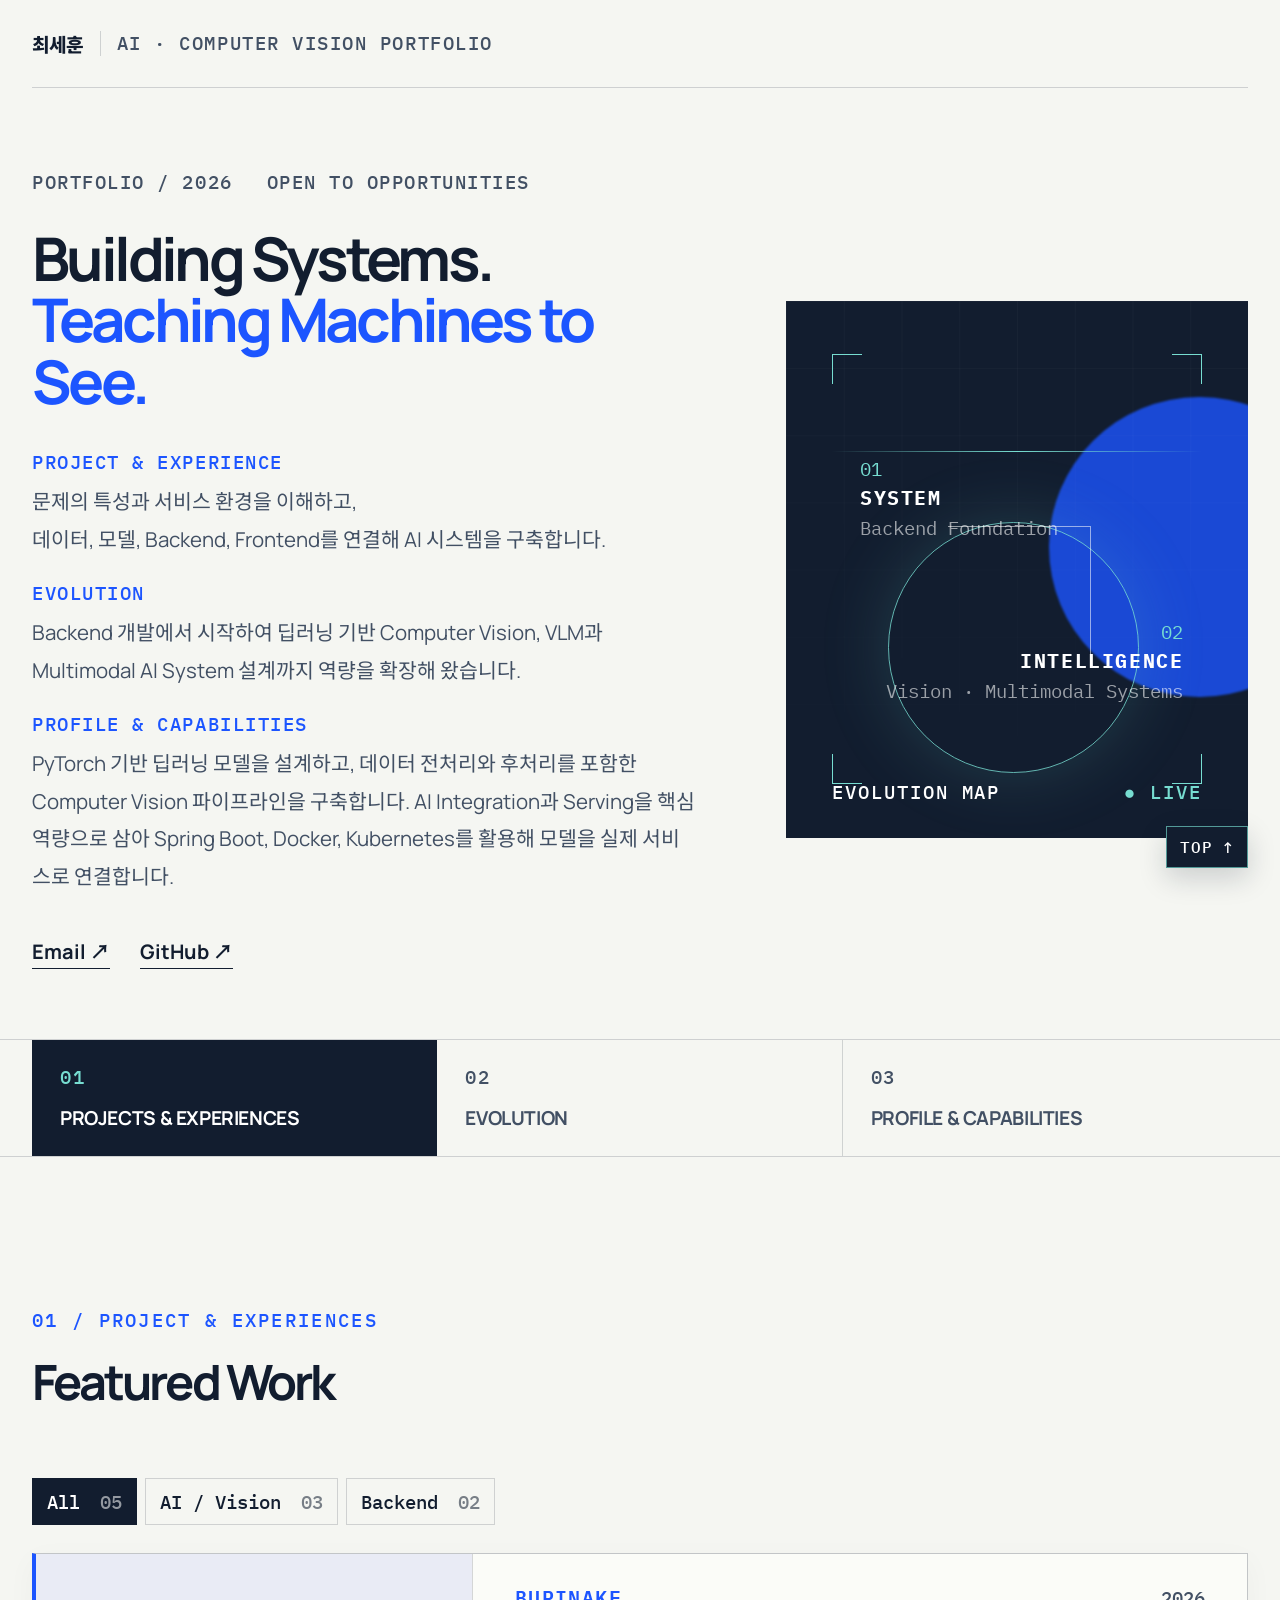
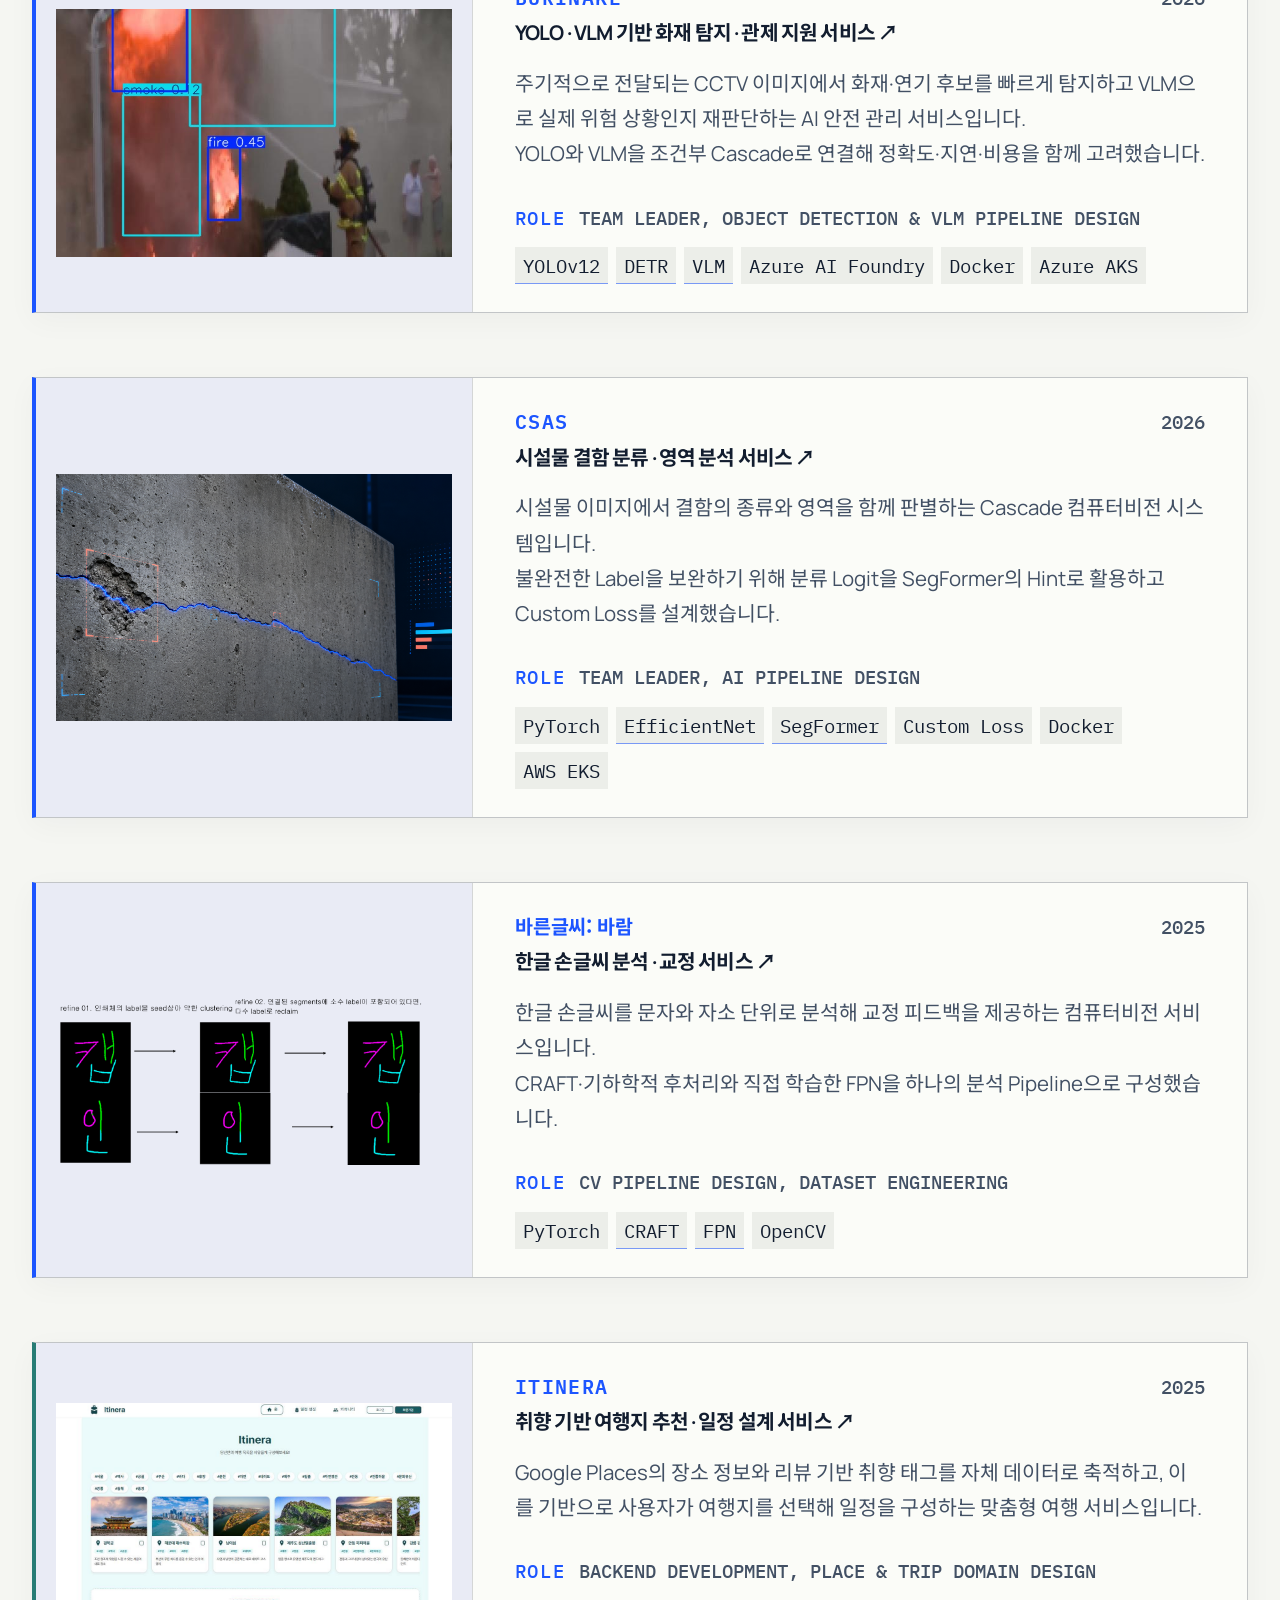
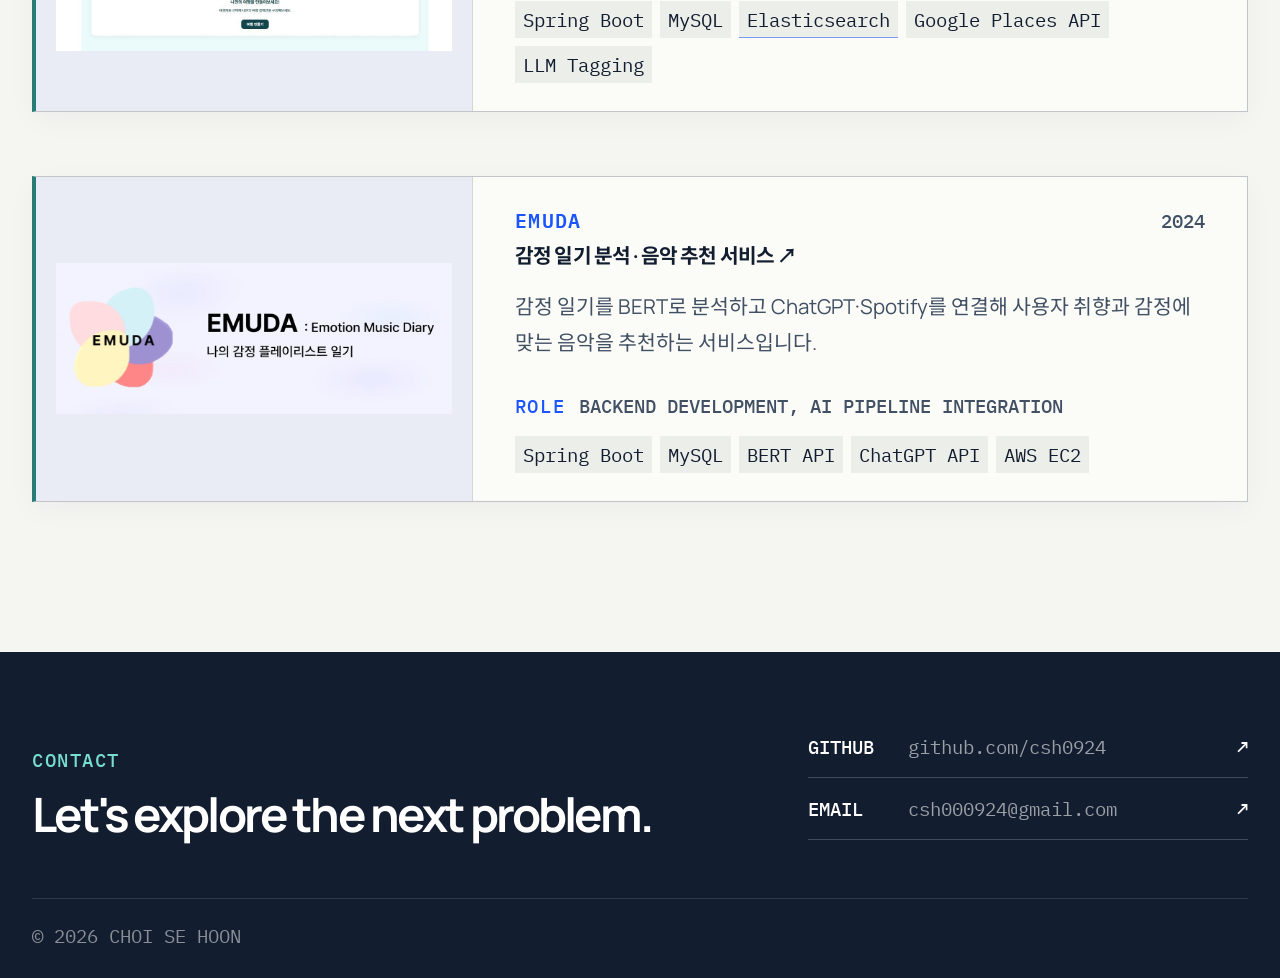
<file: index.html>
<!doctype html>
<html lang="ko">
<head>
  <meta charset="UTF-8">
  <meta name="viewport" content="width=device-width, initial-scale=1.0">
  <meta name="description" content="Backend 기반 위에서 데이터, Computer Vision 모델, AI Serving과 Multimodal Pipeline을 연결하는 최세훈의 포트폴리오입니다.">
  <meta name="theme-color" content="#f5f6f2">
  <link rel="canonical" href="https://csh0924.github.io/portfolio/">
  <link rel="icon" href="./assets/favicon.svg" type="image/svg+xml">
  <meta property="og:type" content="website">
  <meta property="og:locale" content="ko_KR">
  <meta property="og:site_name" content="Choi Se Hoon Portfolio">
  <meta property="og:title" content="최세훈 | AI · Computer Vision Engineer">
  <meta property="og:description" content="Backend 기반에서 Computer Vision과 Multimodal AI System 설계까지 확장해 온 프로젝트와 기술 역량을 소개합니다.">
  <meta property="og:url" content="https://csh0924.github.io/portfolio/">
  <meta property="og:image" content="https://csh0924.github.io/portfolio/assets/projects/burinake/burinake-cover.png">
  <meta property="og:image:alt" content="화재와 연기를 탐지한 Burinake Computer Vision 결과">
  <meta name="twitter:card" content="summary_large_image">
  <meta name="twitter:title" content="최세훈 | AI · Computer Vision Engineer">
  <meta name="twitter:description" content="데이터, 모델, Backend와 Serving을 연결하는 AI 개발 포트폴리오">
  <meta name="twitter:image" content="https://csh0924.github.io/portfolio/assets/projects/burinake/burinake-cover.png">
  <title>최세훈 | Computer Vision & AI</title>
  <link rel="preconnect" href="https://fonts.googleapis.com">
  <link rel="preconnect" href="https://fonts.gstatic.com" crossorigin>
  <link href="https://fonts.googleapis.com/css2?family=IBM+Plex+Mono:wght@400;500&family=Manrope:wght@400;500;600;700&family=Noto+Sans+KR:wght@400;500;600;700&display=swap" rel="stylesheet">
  <link rel="stylesheet" href="./style.css?v=20260803-3">
  <script src="./script.js?v=20260803-2" defer></script>
  <script type="application/ld+json">
  {
    "@context": "https://schema.org",
    "@type": "Person",
    "name": "최세훈",
    "alternateName": "Choi Se Hoon",
    "url": "https://csh0924.github.io/portfolio/",
    "email": "mailto:csh000924@gmail.com",
    "sameAs": ["https://github.com/csh0924"],
    "jobTitle": "AI / Computer Vision Engineer",
    "alumniOf": {
      "@type": "CollegeOrUniversity",
      "name": "숭실대학교"
    },
    "knowsAbout": [
      "Computer Vision",
      "Deep Learning",
      "Object Detection",
      "Semantic Segmentation",
      "Multimodal AI",
      "AI Serving",
      "Backend Development"
    ],
    "subjectOf": [
      {"@type": "CreativeWork", "name": "Burinake", "url": "https://csh0924.github.io/portfolio/projects/burinake.html"},
      {"@type": "CreativeWork", "name": "CSAS", "url": "https://csh0924.github.io/portfolio/projects/csas.html"},
      {"@type": "CreativeWork", "name": "바른글씨: 바람", "url": "https://csh0924.github.io/portfolio/projects/baram.html"},
      {"@type": "CreativeWork", "name": "Itinera", "url": "https://csh0924.github.io/portfolio/projects/itinera.html"},
      {"@type": "CreativeWork", "name": "Emuda", "url": "https://csh0924.github.io/portfolio/projects/emuda.html"}
    ]
  }
  </script>
</head>
<body>
  <a class="skip-link" href="#main">본문으로 바로가기</a>

  <header class="site-header">
    <div class="wordmark">
      <span>최세훈</span><small>AI · Computer Vision Portfolio</small>
    </div>
  </header>

  <main id="main">
    <section class="hero" id="top" aria-labelledby="hero-title">
      <div class="hero-copy">
        <p class="kicker"><span>PORTFOLIO / 2026</span><span>OPEN TO OPPORTUNITIES</span></p>
        <h1 id="hero-title">
          Building Systems.<br>
          <em>Teaching Machines to See.</em>
        </h1>
        <div class="hero-summaries">
          <div class="hero-summary-item">
            <span class="hero-summary-label">PROJECT & EXPERIENCE</span>
            <p class="hero-intro">
              문제의 특성과 서비스 환경을 이해하고,<br>
              데이터, 모델, Backend, Frontend를 연결해 AI 시스템을 구축합니다.
            </p>
          </div>
          <div class="hero-summary-item">
            <span class="hero-summary-label">EVOLUTION</span>
            <p class="hero-path">Backend 개발에서 시작하여 딥러닝 기반 Computer Vision, VLM과 Multimodal AI System 설계까지 역량을 확장해 왔습니다.</p>
          </div>
          <div class="hero-summary-item">
            <span class="hero-summary-label">PROFILE &amp; CAPABILITIES</span>
            <p class="hero-path">PyTorch 기반 딥러닝 모델을 설계하고, 데이터 전처리와 후처리를 포함한 Computer Vision 파이프라인을 구축합니다. AI Integration과 Serving을 핵심 역량으로 삼아 Spring Boot, Docker, Kubernetes를 활용해 모델을 실제 서비스로 연결합니다.</p>
          </div>
        </div>
        <div class="hero-actions">
          <a class="inline-link" href="https://mail.google.com/mail/?view=cm&amp;fs=1&amp;to=csh000924@gmail.com" target="_blank" rel="noreferrer">Email ↗</a>
          <a class="inline-link" href="https://github.com/csh0924" target="_blank" rel="noreferrer">GitHub ↗</a>
        </div>
      </div>

      <div class="hero-visual" aria-label="백엔드 시스템에서 컴퓨터비전과 멀티모달 AI 시스템으로 확장되는 과정을 나타낸 추상 그래픽">
        <div class="visual-grid"></div>
        <span class="focus-corner corner-a"></span>
        <span class="focus-corner corner-b"></span>
        <span class="focus-corner corner-c"></span>
        <span class="focus-corner corner-d"></span>
        <div class="scan-line"></div>
        <div class="visual-object object-backend">
          <span>01</span>
          <strong>SYSTEM</strong>
          <small>Backend Foundation</small>
        </div>
        <div class="visual-connector"></div>
        <div class="visual-object object-vision">
          <span>02</span>
          <strong>INTELLIGENCE</strong>
          <small>Vision · Multimodal Systems</small>
        </div>
        <p class="visual-caption">EVOLUTION MAP <span>● LIVE</span></p>
      </div>
    </section>

    <section class="portfolio-tabbar" aria-label="포트폴리오 콘텐츠 선택">
      <div class="portfolio-tabs" role="tablist" aria-label="포트폴리오 섹션">
        <button class="portfolio-tab is-active" id="tab-work" type="button" role="tab" aria-selected="true" aria-controls="work" data-tab-target="work">
          <span>01</span>
          <strong>Projects &amp;<wbr> Experiences</strong>
        </button>
        <button class="portfolio-tab" id="tab-journey" type="button" role="tab" aria-selected="false" aria-controls="journey" data-tab-target="journey" tabindex="-1">
          <span>02</span>
          <strong>Evolution</strong>
        </button>
        <button class="portfolio-tab" id="tab-profile" type="button" role="tab" aria-selected="false" aria-controls="profile" data-tab-target="profile" tabindex="-1">
          <span>03</span>
          <strong>Profile &amp;<wbr> Capabilities</strong>
        </button>
      </div>
    </section>

    <section class="work section-shell tab-panel" id="work" role="tabpanel" aria-labelledby="tab-work" tabindex="0" data-tab-panel>
      <header class="section-heading">
        <div>
          <p class="section-index">01 / PROJECT &amp; EXPERIENCES</p>
          <h2 id="work-title">Featured Work</h2>
        </div>
      </header>

      <div class="filter-bar" role="group" aria-label="프로젝트 필터">
        <button class="filter-button is-active" type="button" data-filter="all" aria-pressed="true">All <span>00</span></button>
        <button class="filter-button" type="button" data-filter="vision" aria-pressed="false">AI / Vision <span>00</span></button>
        <button class="filter-button" type="button" data-filter="backend" aria-pressed="false">Backend <span>00</span></button>
      </div>

      <div class="project-grid" id="project-grid" aria-live="polite">
        <noscript>
          <div class="noscript-projects">
            <p>JavaScript를 사용할 수 없는 환경에서는 아래 링크에서 프로젝트 상세 내용을 확인할 수 있습니다.</p>
            <ul>
              <li><a href="./projects/burinake.html">Burinake — 화재·연기 Detection과 VLM을 결합한 AI 안전 관리 서비스</a></li>
              <li><a href="./projects/csas.html">CSAS — 시설물 결함 Classification·Segmentation Cascade</a></li>
              <li><a href="./projects/baram.html">바른글씨: 바람 — 한글 손글씨 자소 Segmentation 및 교정 서비스</a></li>
              <li><a href="./projects/itinera.html">Itinera — 장소 데이터와 감성 태그 기반 맞춤형 여행 일정 서비스</a></li>
              <li><a href="./projects/emuda.html">Emuda — 감정 분석 기반 음악 추천 서비스</a></li>
            </ul>
          </div>
        </noscript>
      </div>
    </section>

    <section class="journey section-shell tab-panel" id="journey" role="tabpanel" aria-labelledby="tab-journey" tabindex="0" data-tab-panel>
      <header class="section-heading">
        <div>
          <p class="section-index">02 / EVOLUTION</p>
          <h2 id="journey-title">From Systems to Intelligence</h2>
        </div>
        <p>
          백엔드 API와 외부 AI 연동으로 서비스 구조를 익힌 뒤, 데이터셋 구축과 PyTorch 기반 딥러닝 모델 학습을 직접 수행하며 모델 개발의 전 과정을 경험했습니다.<br>
          이후 Computer Vision Pipeline 설계로 전문성을 확장하고, 실시간 추론과 불완전한 데이터의 제약을 다루며 Multimodal AI System과 Cloud Serving까지 연결했습니다.
        </p>
      </header>

      <div class="timeline" id="timeline"></div>
    </section>

    <section class="profile section-shell tab-panel" id="profile" role="tabpanel" aria-labelledby="tab-profile" tabindex="0" data-tab-panel>
      <header class="section-heading">
        <div>
          <p class="section-index">03 / PROFILE &amp; CAPABILITIES</p>
          <h2 id="profile-title">Profile &amp; Capabilities.</h2>
        </div>
      </header>

      <div class="profile-intro">
        <h2>모델 하나보다, 전체 Pipeline을 설계합니다.</h2>
        <p>PyTorch 기반 딥러닝 모델을 설계하고, 데이터 구축·학습·평가·후처리를 아우르는 Computer Vision Pipeline을 개발합니다.<br>AI Integration과 Serving을 핵심 역량으로 삼아 Spring Boot, Docker, Kubernetes를 활용해 모델을 실제 서비스로 연결합니다.</p>
      </div>

      <section class="capabilities" aria-labelledby="capabilities-title">
        <div class="capability-heading">
          <p class="section-index">CORE CAPABILITIES</p>
          <h3 id="capabilities-title">Project-proven strengths</h3>
        </div>
        <div class="capability-grid">
          <article>
            <span class="capability-label"><span class="capability-number">01 /</span><span class="capability-name">COMPUTER VISION</span></span>
            <h4>데이터에서 결과까지 직접 구축</h4>
            <p>합성 데이터 생성과 EDA, Detection·Segmentation 모델 학습, 정성·정량 평가 및 OpenCV 기반 후처리를 연결합니다.</p>
            <small>바른글씨:바람, CSAS, Burinake</small>
          </article>
          <article>
            <span class="capability-label"><span class="capability-number">02 /</span><span class="capability-name">MODEL DESIGN</span></span>
            <h4>현실적인 제약을 구조에 반영</h4>
            <p>불완전 Label, 클래스 불균형, 배경 편향과 Latency를 분석하고 Custom Loss와 조건부 Cascade로 대응합니다.</p>
            <small>CSAS, Burinake</small>
          </article>
          <article>
            <span class="capability-label"><span class="capability-number">03 /</span><span class="capability-name">AI INTEGRATION</span></span>
            <h4>모델 출력을 서비스 기능으로</h4>
            <p>REST API, 데이터베이스와 외부 AI API를 연결하고 분석 결과를 구조화된 응답과 사용자 기능으로 변환합니다.</p>
            <small>EMUDA, Itinera, 바른글씨:바람</small>
          </article>
          <article>
            <span class="capability-label"><span class="capability-number">04 /</span><span class="capability-name">AI SERVING</span></span>
            <h4>학습 모델을 운영 환경까지</h4>
            <p>추론 서버를 API와 Docker 이미지로 구성하고 AWS·Azure의 Container 및 Kubernetes 환경에 연결합니다.</p>
            <small>CSAS, Burinake</small>
          </article>
        </div>
      </section>

      <section class="technical-stack" aria-labelledby="technical-stack-title">
        <div class="capability-heading">
          <p class="section-index">SKILLS &amp; TOOLS</p>
          <h3 id="technical-stack-title">Technical Stack</h3>
        </div>
        <div class="stack-groups">
          <article>
            <h4>Languages</h4>
            <p><span>C</span><span>Java</span><span>Python</span><span>SQL</span><span>JavaScript</span><span>CSS</span></p>
          </article>
          <article>
            <h4>Operating Systems</h4>
            <p><span>Linux</span><span>Windows</span></p>
          </article>
          <article>
            <h4>AI / ML</h4>
            <p><span>PyTorch</span><span>TensorFlow</span><span>Scikit-learn</span><span>YOLO</span><span>DETR</span><span>SegFormer</span><span>EfficientNet</span><span>MobileNet</span><span>FPN</span><span>CRAFT</span><span>OpenCV</span></p>
          </article>
          <article>
            <h4>LLM / VLM</h4>
            <p><span>OpenAI API</span><span>Gemini API</span><span>AWS Bedrock</span><span>Azure AI Studio</span><span>Prompt Engineering</span><span>AI Agent Development</span></p>
          </article>
          <article>
            <h4>Backend</h4>
            <p><span>FastAPI</span><span>Spring Boot</span><span>Spring Data JPA</span></p>
          </article>
          <article>
            <h4>Databases</h4>
            <p><span>Oracle</span><span>MySQL</span><span>Elasticsearch</span><span>OpenSearch</span><span>PostgreSQL</span><span>Weaviate</span></p>
          </article>
          <article>
            <h4>Development Tools</h4>
            <p><span>Anaconda</span><span>Jupyter Notebook</span><span>Docker</span><span>IntelliJ IDEA</span><span>Git · GitHub</span><span>Postman</span></p>
          </article>
          <article>
            <h4>Cloud / Infrastructure</h4>
            <p><span>AWS EC2</span><span>AWS ECR</span><span>AWS EKS</span><span>Azure Storage</span><span>Azure ACR</span><span>Azure AKS</span><span>Kubernetes</span></p>
          </article>
        </div>
      </section>

      <div class="profile-records-heading">
        <p class="section-index">BACKGROUND</p>
        <h3>Background &amp; Credentials</h3>
      </div>

      <div class="profile-layout">
        <section class="profile-block profile-summary" aria-labelledby="summary-title">
          <h3 id="summary-title">Profile</h3>
          <dl class="profile-list">
            <div><dt>Name</dt><dd>최세훈 <span>Choi Se Hoon</span></dd></div>
            <div><dt>Email</dt><dd><a href="mailto:csh000924@gmail.com">csh000924@gmail.com</a></dd></div>
            <div><dt>GitHub</dt><dd><a href="https://github.com/csh0924" target="_blank" rel="noreferrer">github.com/csh0924 ↗</a></dd></div>
          </dl>
        </section>

        <section class="profile-block" aria-labelledby="education-title">
          <h3 id="education-title">Education</h3>
          <article class="record">
              <p class="record-date">2020. 03. — 2026. 02.</p>
              <div>
                <h4>숭실대학교</h4>
                <p>소프트웨어학부 · 졸업</p>
            </div>
          </article>
        </section>

        <section class="profile-block" aria-labelledby="certificate-title">
          <h3 id="certificate-title">Certificates</h3>
          <div class="record-list">
            <article class="record">
              <p class="record-date">2025. 12.</p>
              <div><h4>정보처리기사</h4><p>한국산업인력공단</p></div>
            </article>
            <article class="record">
              <p class="record-date">2026. 04.</p>
              <div><h4>OCP DBA : Oracle Database Administration 2019 Certified Professional</h4><p>Oracle Corp.</p></div>
            </article>
            <article class="record">
              <p class="record-date">2026. 07.</p>
              <div><h4>빅데이터분석기사</h4><p>한국데이터산업진흥원</p></div>
            </article>
          </div>
        </section>

        <section class="profile-block profile-language" aria-labelledby="language-title">
          <h3 id="language-title">Language</h3>
          <div class="compact-record-list">
            <div class="compact-record"><strong>TOEIC</strong><span>925(2023.05), 830(2026.04)</span></div>
            <div class="compact-record"><strong>JLPT</strong><span>N3</span></div>
          </div>
        </section>

      </div>
    </section>
  </main>

  <footer id="contact">
    <div class="footer-intro">
      <p class="footer-label">Contact</p>
      <h2>Let's explore the next problem.</h2>
    </div>
    <div class="footer-links">
      <a href="https://github.com/csh0924" target="_blank" rel="noreferrer">
        <span class="contact-label">GitHub</span>
        <span class="contact-value">github.com/csh0924</span>
        <span aria-hidden="true">↗</span>
      </a>
      <a href="mailto:csh000924@gmail.com">
        <span class="contact-label">Email</span>
        <span class="contact-value">csh000924@gmail.com</span>
        <span aria-hidden="true">↗</span>
      </a>
    </div>
    <div class="footer-meta">
      <p class="copyright">© <span id="year">2026</span> Choi Se Hoon</p>
    </div>
  </footer>
  <button class="floating-top" type="button" aria-label="맨 위로 이동" title="맨 위로 이동">TOP ↑</button>
</body>
</html>
</file>
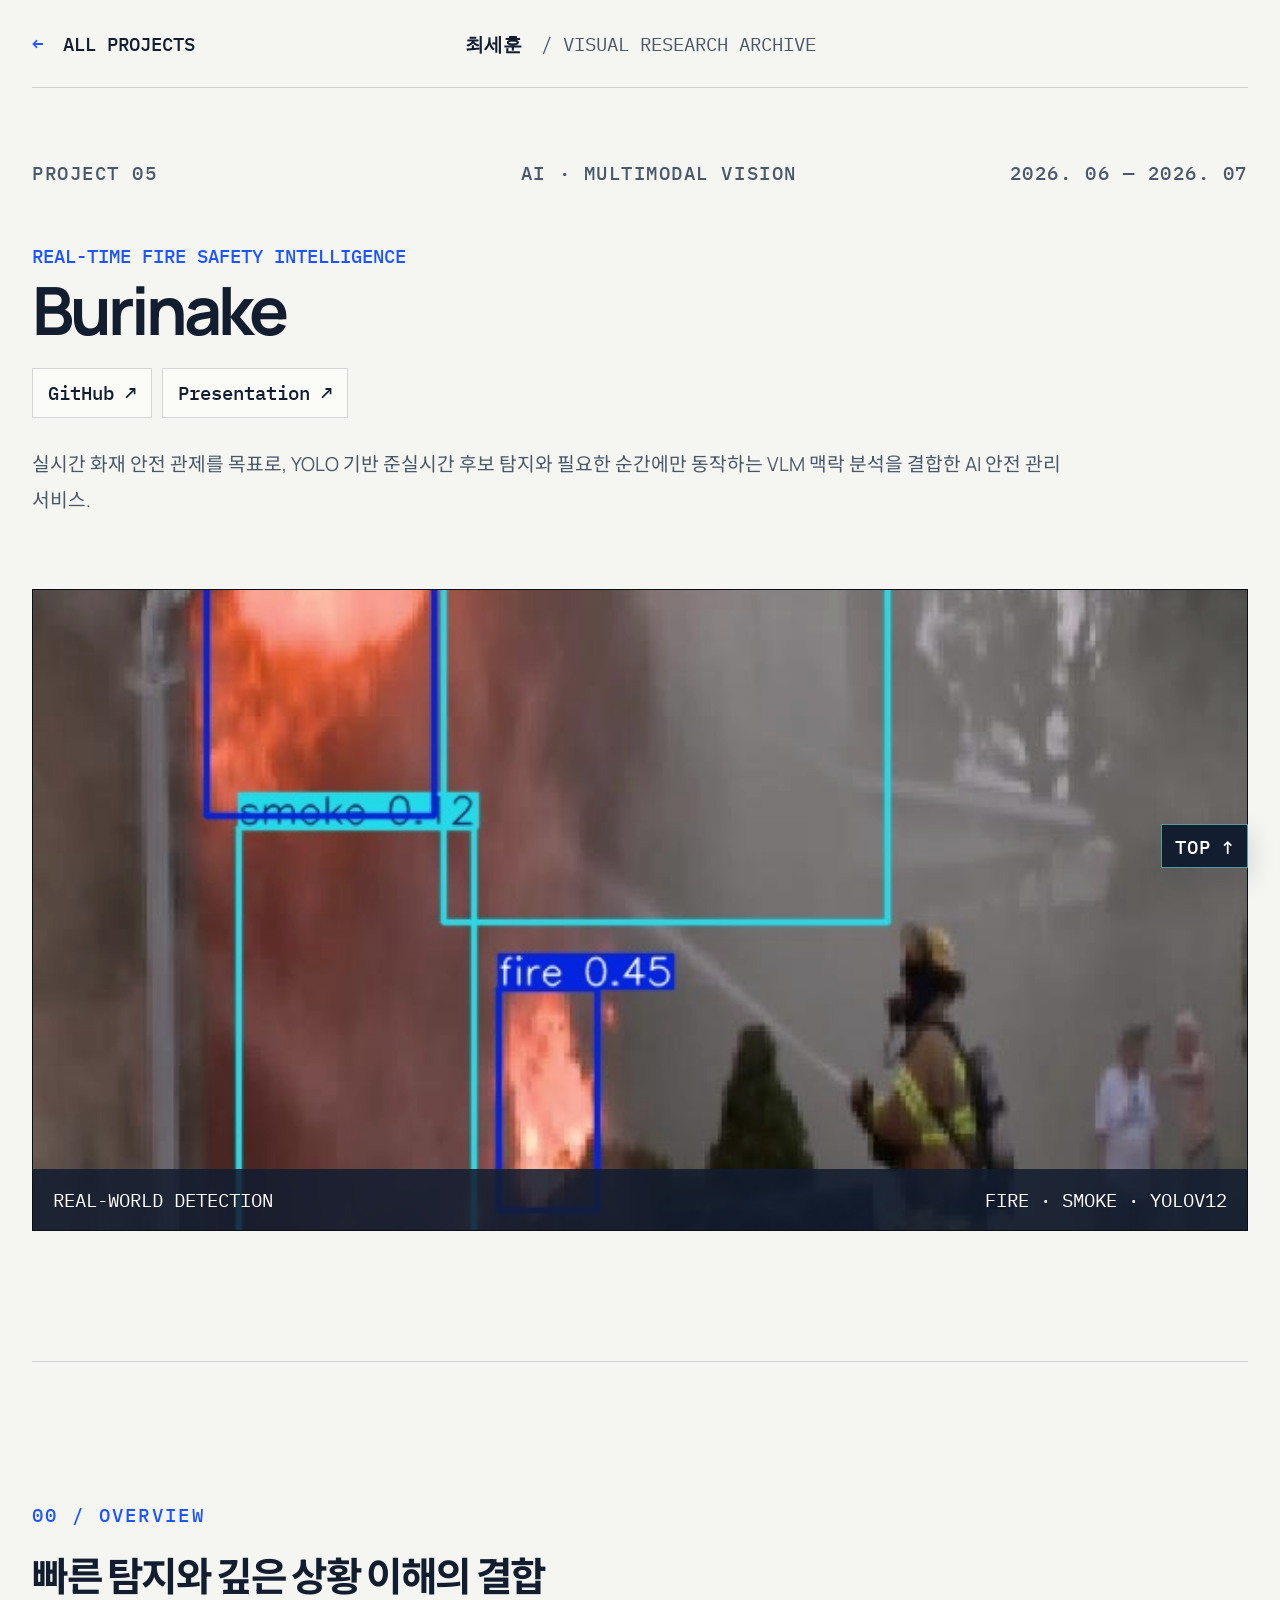
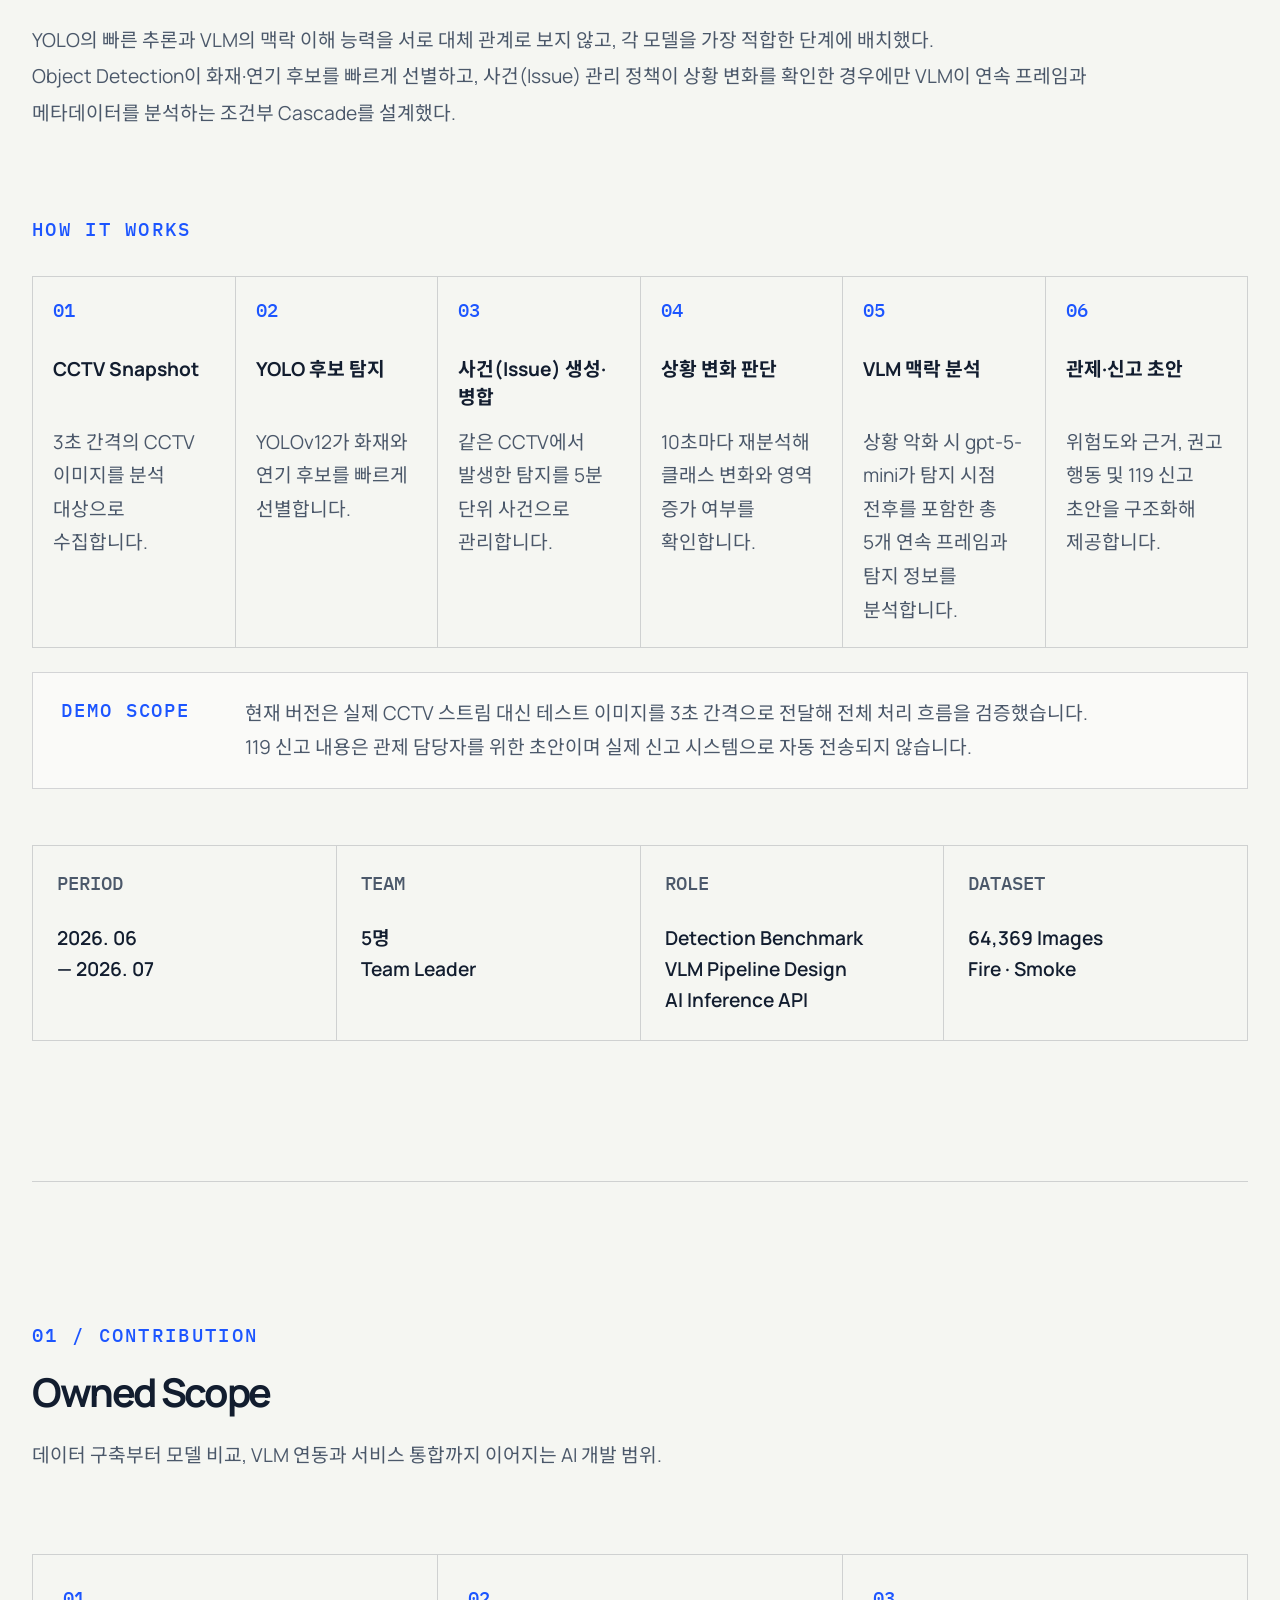
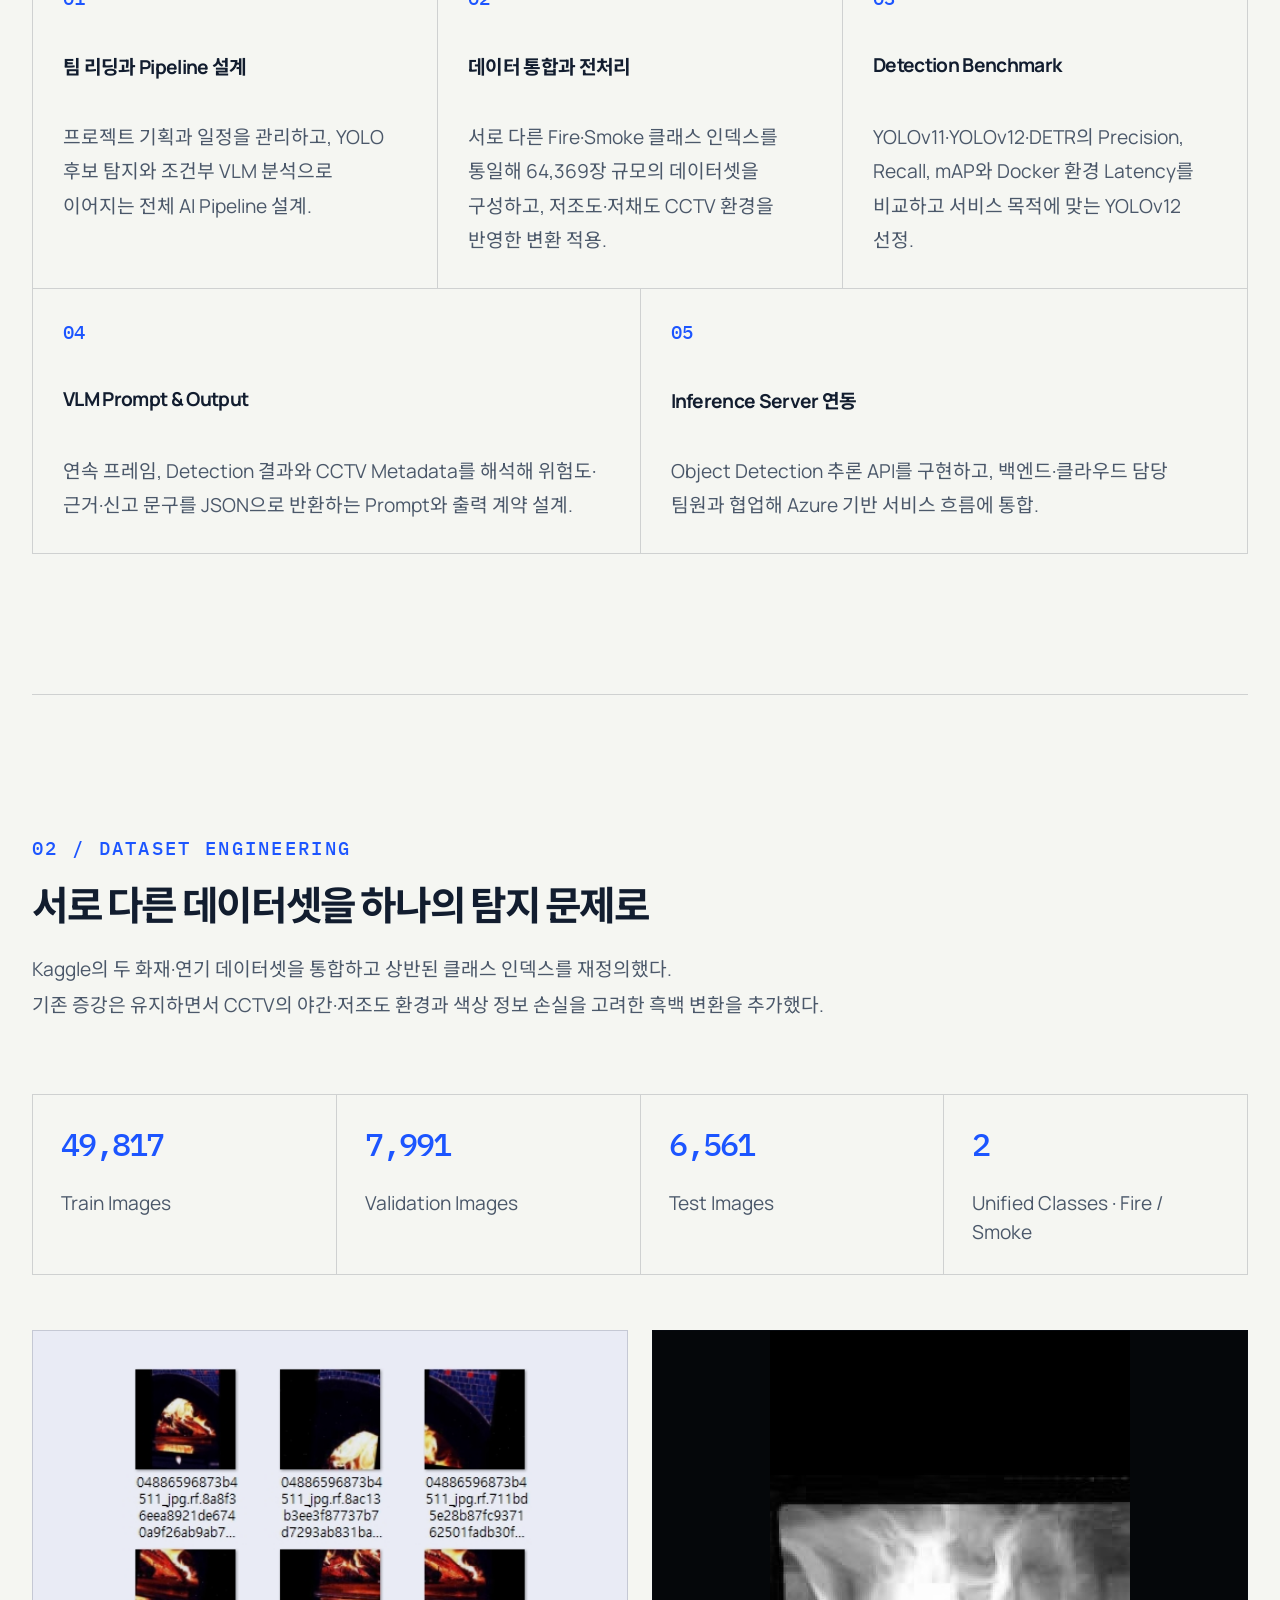
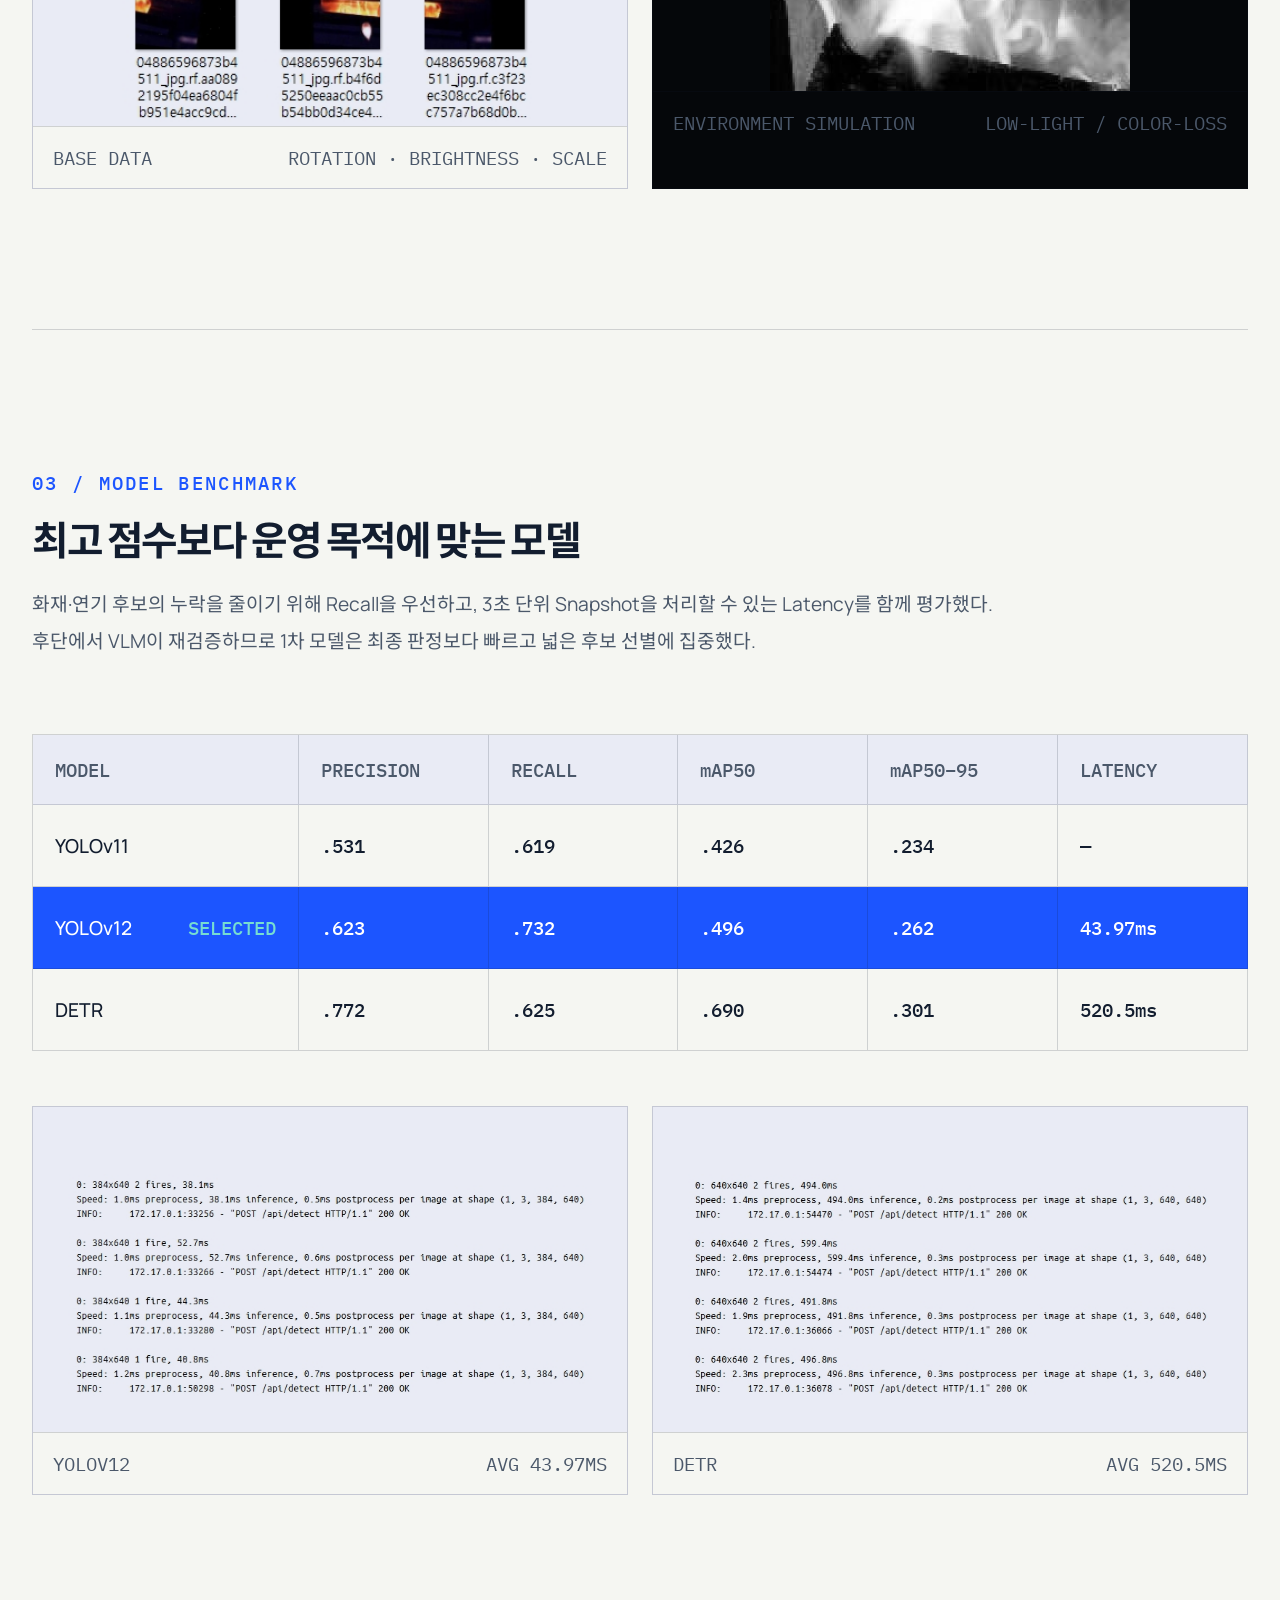
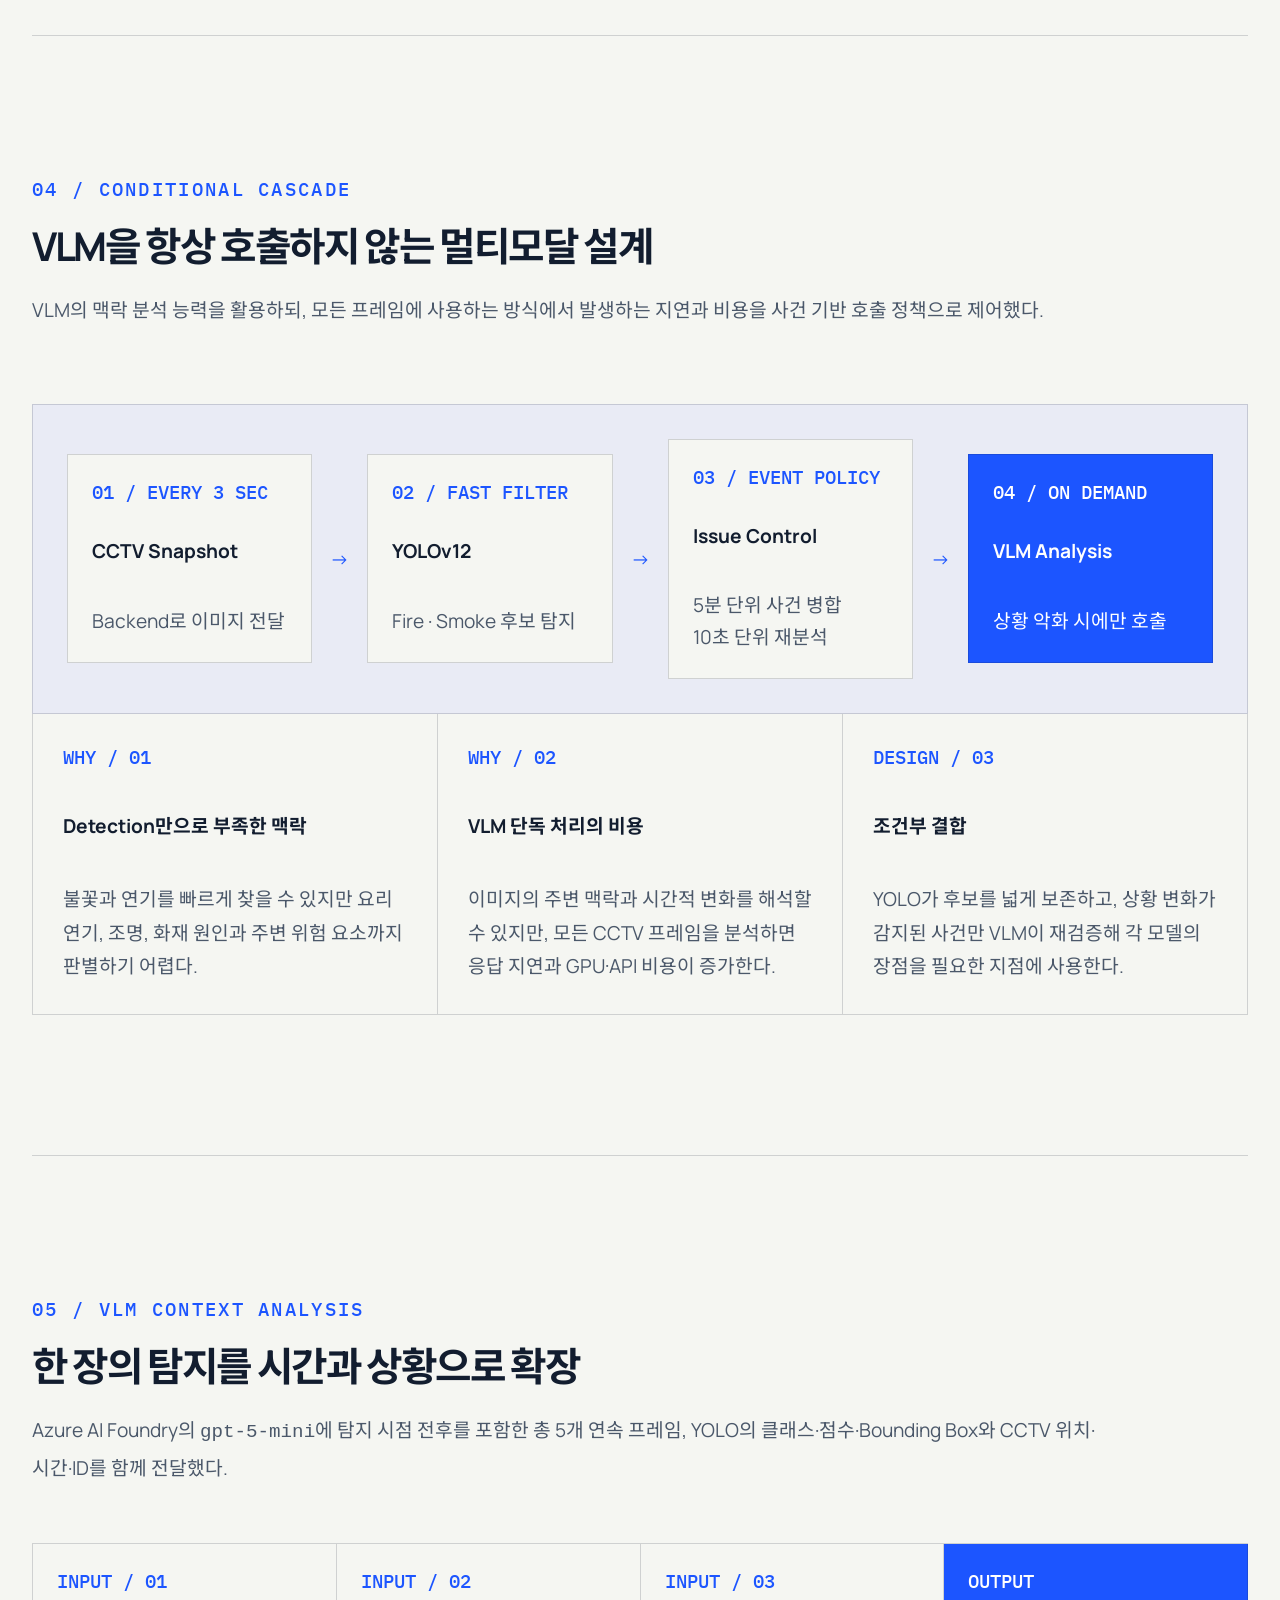
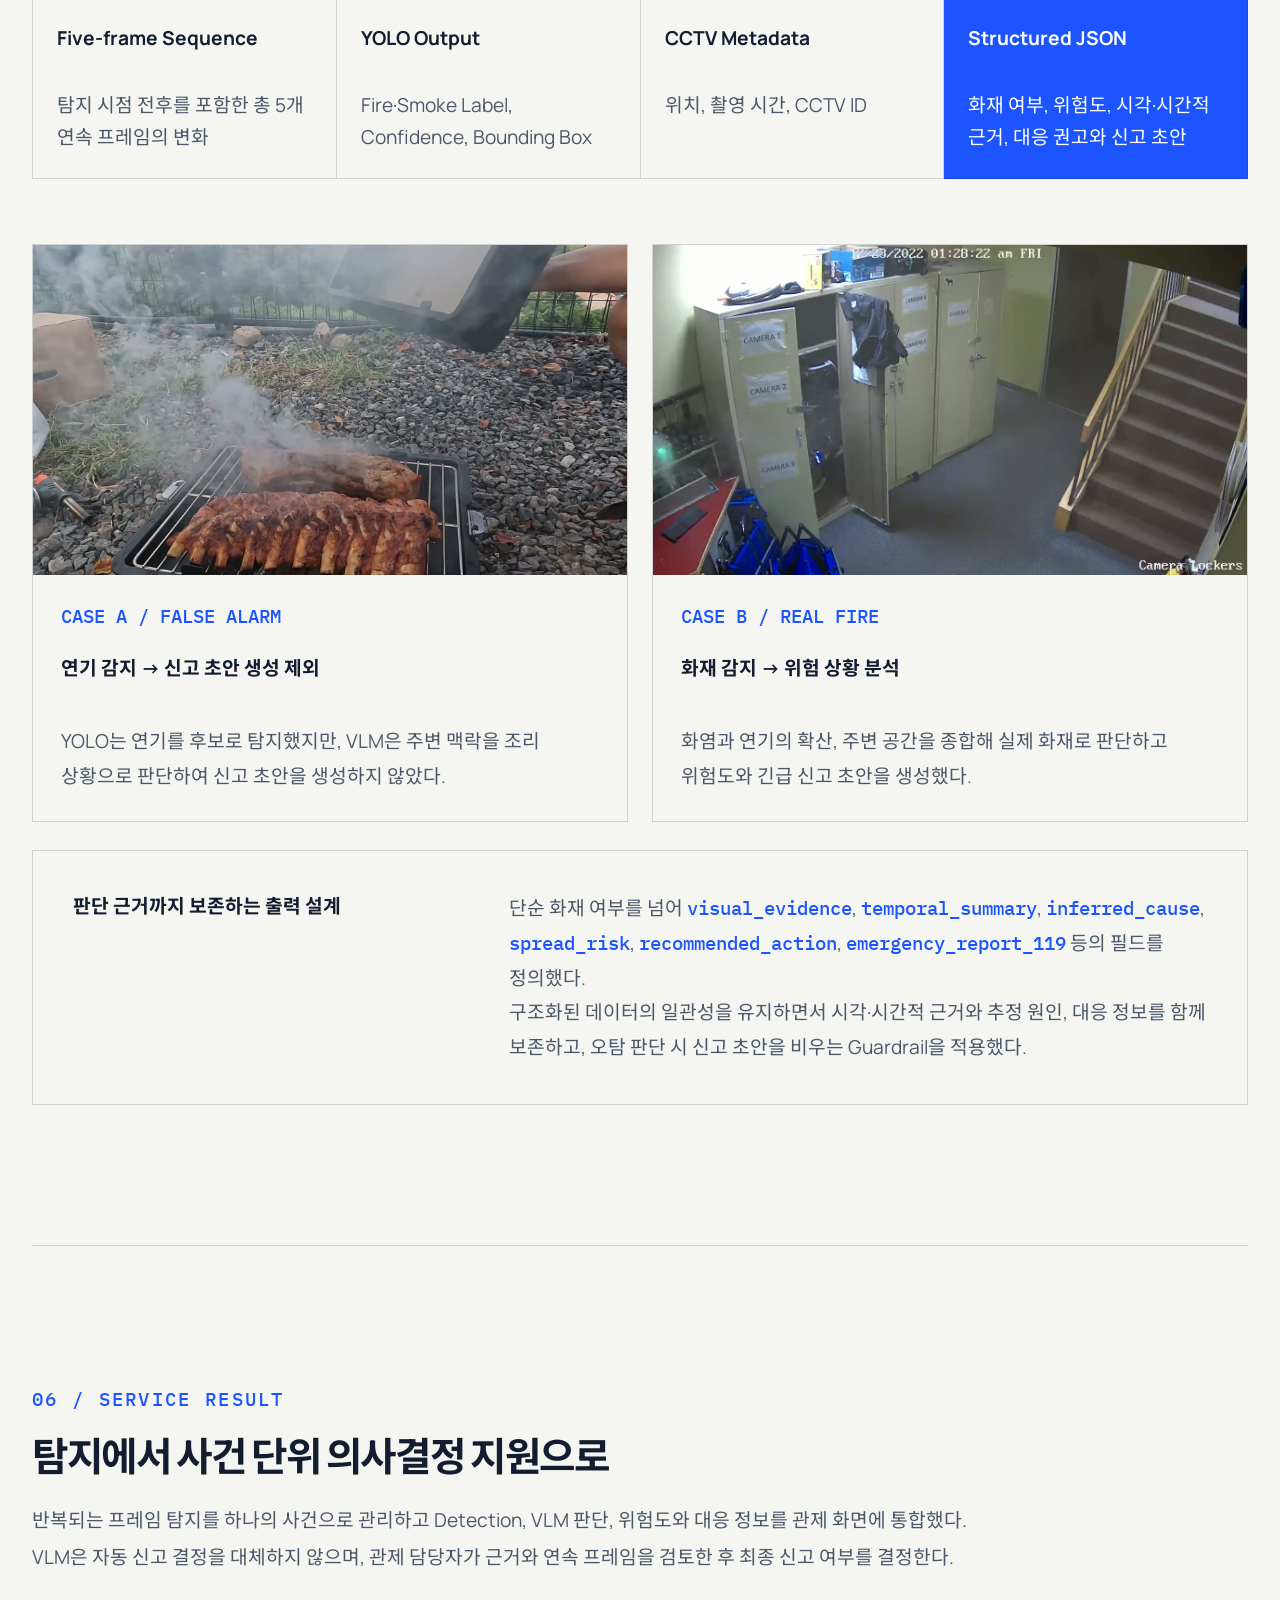
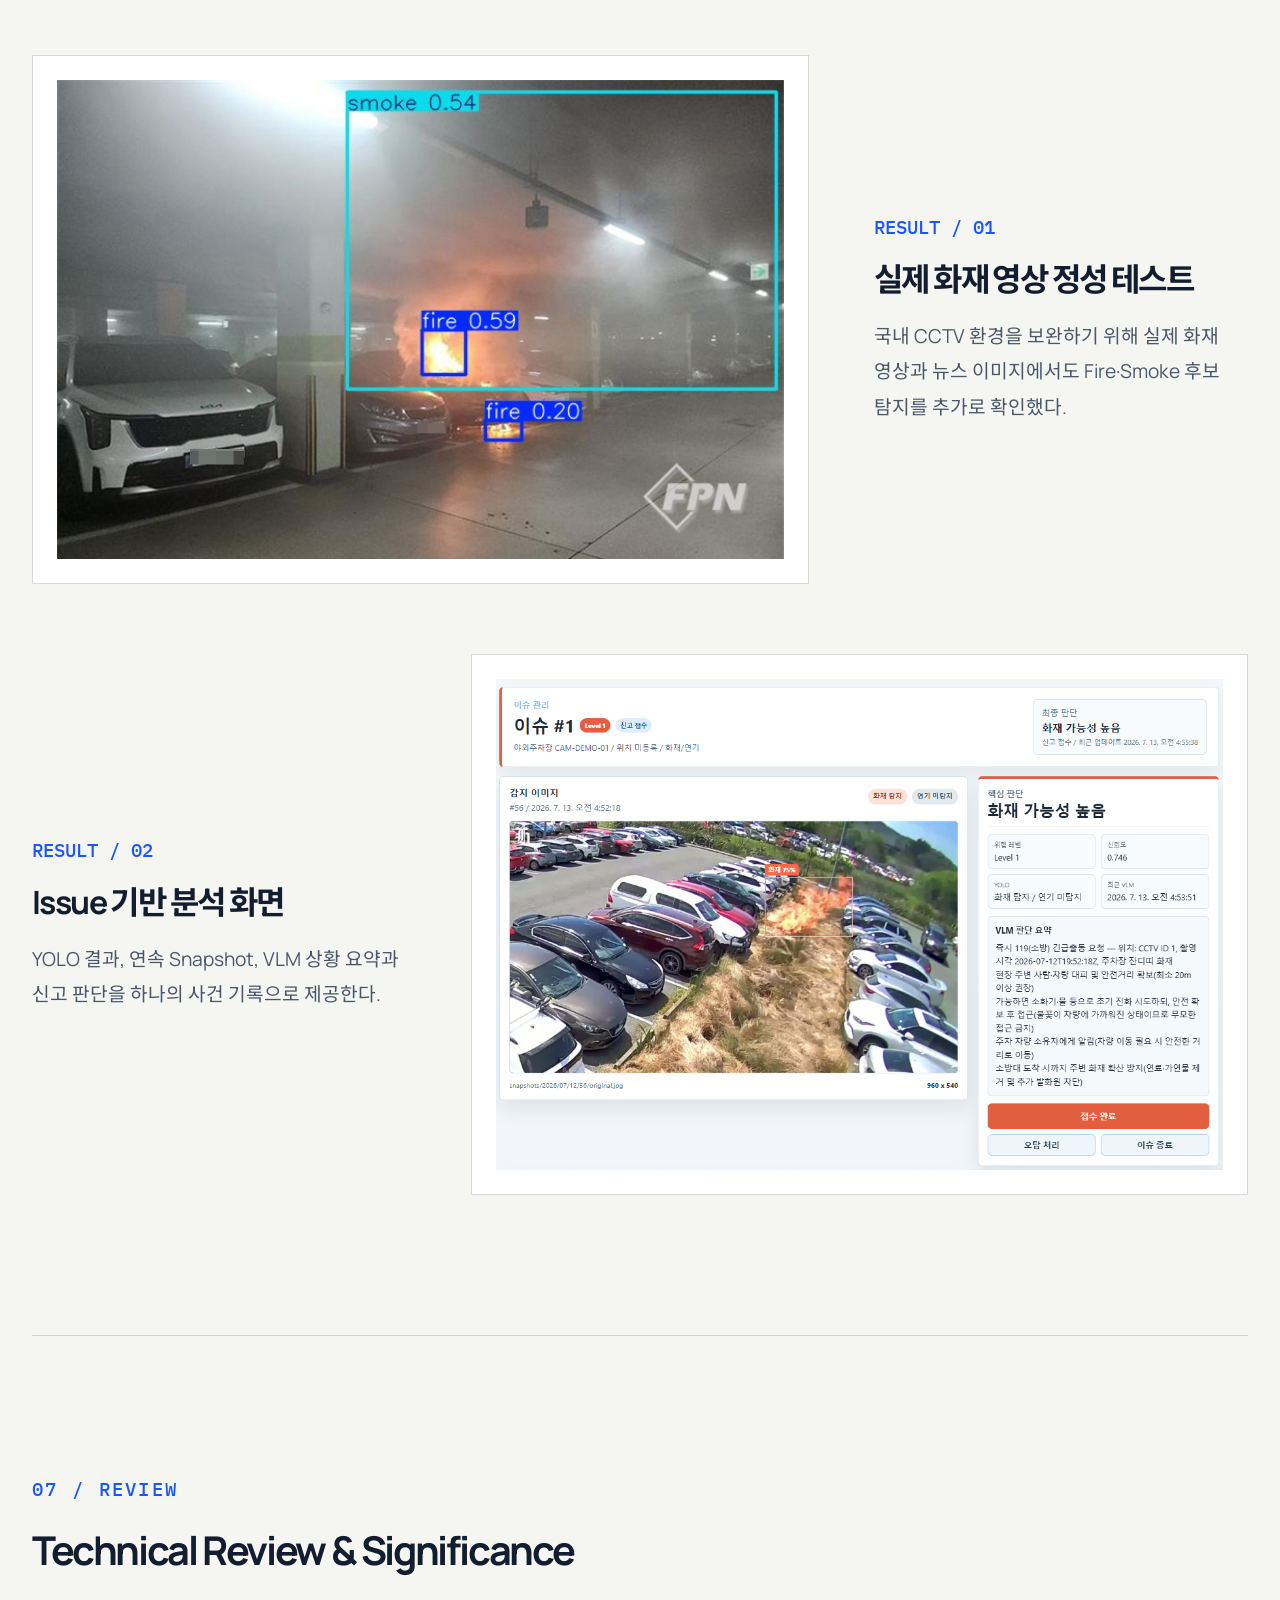
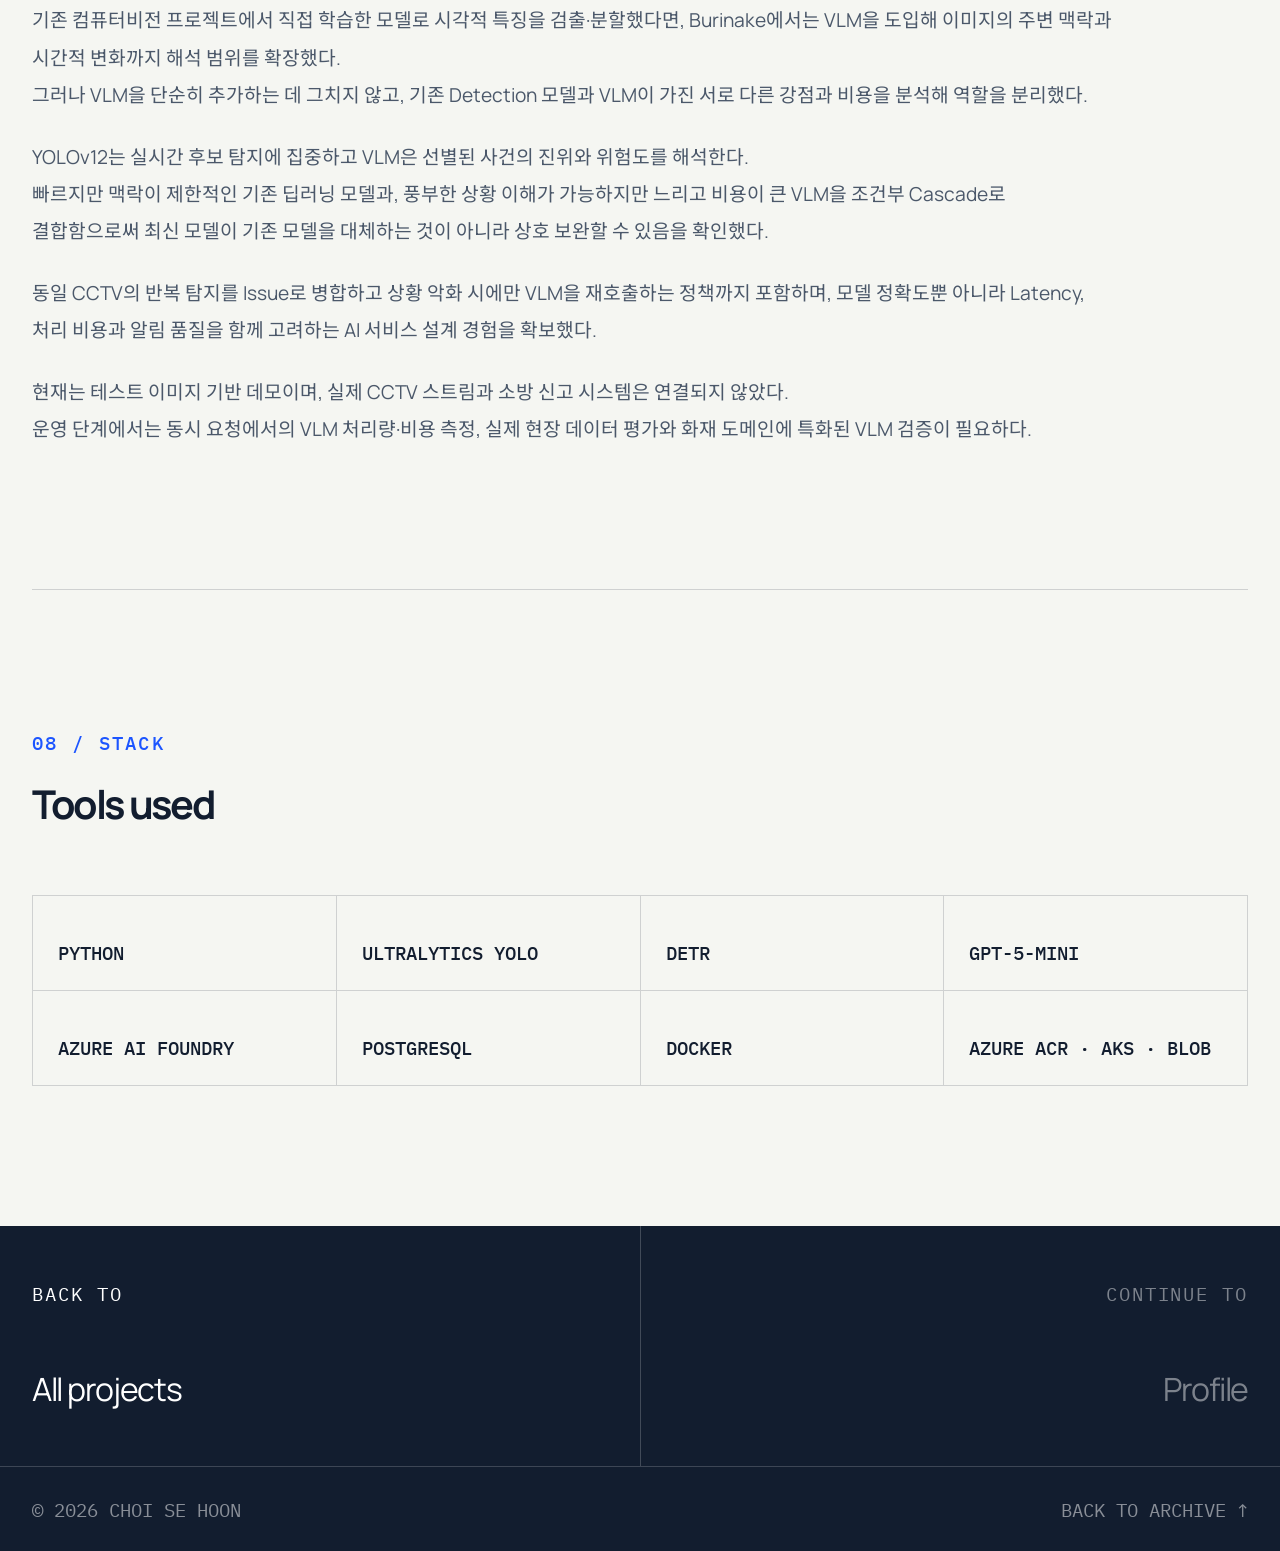
<file: projects/burinake.html>
<!doctype html>
<html lang="ko">
<head>
  <meta charset="UTF-8">
  <meta name="viewport" content="width=device-width, initial-scale=1.0">
  <meta name="description" content="YOLO의 준실시간 후보 탐지와 VLM의 맥락 이해를 조건부 Cascade로 결합한 화재 안전 관리 서비스 Burinake 개발 기록입니다.">
  <meta name="theme-color" content="#f5f6f2">
  <link rel="canonical" href="https://csh0924.github.io/portfolio/projects/burinake.html">
  <link rel="icon" href="../assets/favicon.svg" type="image/svg+xml">
  <meta property="og:type" content="article">
  <meta property="og:locale" content="ko_KR">
  <meta property="og:site_name" content="Choi Se Hoon Portfolio">
  <meta property="og:title" content="Burinake | 최세훈 Portfolio">
  <meta property="og:description" content="YOLO의 준실시간 후보 탐지와 VLM의 맥락 분석을 결합한 화재 안전 관리 프로젝트">
  <meta property="og:url" content="https://csh0924.github.io/portfolio/projects/burinake.html">
  <meta property="og:image" content="https://csh0924.github.io/portfolio/assets/projects/burinake/burinake-cover.png">
  <meta property="og:image:alt" content="화재와 연기를 탐지한 Burinake YOLO 결과">
  <meta name="twitter:card" content="summary_large_image">
  <title>Burinake | 최세훈 Portfolio</title>
  <link rel="preconnect" href="https://fonts.googleapis.com">
  <link rel="preconnect" href="https://fonts.gstatic.com" crossorigin>
  <link href="https://fonts.googleapis.com/css2?family=IBM+Plex+Mono:wght@400;500&family=Manrope:wght@400;500;600;700&family=Noto+Sans+KR:wght@400;500;600;700&display=swap" rel="stylesheet">
  <link rel="stylesheet" href="./project.css?v=20260804-1">
  <script src="./project.js?v=20260804-1" defer></script>
</head>
<body class="burinake-page">
  <a class="skip-link" href="#main">본문으로 바로가기</a>
  <header class="project-header">
    <a class="back-link" href="../index.html#work"><span aria-hidden="true">←</span> All projects</a>
    <a class="wordmark" href="../index.html">최세훈 <span>/ Visual Research Archive</span></a>
  </header>

  <main id="main">
    <section class="project-hero burinake-project-hero">
      <div class="hero-meta"><span>PROJECT 05</span><span>AI · MULTIMODAL VISION</span><span>2026. 06 — 2026. 07</span></div>
      <div class="hero-title">
        <div>
          <p>Real-time Fire Safety Intelligence</p>
          <h1>Burinake</h1>
          <div class="hero-links">
            <a href="https://github.com/heolyun/Burinake" target="_blank" rel="noreferrer">GitHub ↗</a>
            <a href="https://csh0924.github.io/burinake-presentation-repository/" target="_blank" rel="noreferrer">Presentation ↗</a>
          </div>
        </div>
        <p class="hero-summary">실시간 화재 안전 관제를 목표로, YOLO 기반 준실시간 후보 탐지와 필요한 순간에만 동작하는 VLM 맥락 분석을 결합한 AI 안전 관리 서비스.</p>
      </div>
      <figure class="hero-image burinake-hero-image">
        <img loading="eager" decoding="async" fetchpriority="high" src="../assets/projects/burinake/burinake-cover.png" alt="실제 화재 영상에서 불과 연기를 탐지한 Burinake YOLO 결과">
        <figcaption><span>REAL-WORLD DETECTION</span><span>FIRE · SMOKE · YOLOV12</span></figcaption>
      </figure>
    </section>

    <section class="overview page-shell" aria-labelledby="overview-title">
      <p class="section-label">00 / OVERVIEW</p>
      <div class="overview-intro">
        <h2 id="overview-title">빠른 탐지와 깊은 상황 이해의 결합</h2>
        <p>YOLO의 빠른 추론과 VLM의 맥락 이해 능력을 서로 대체 관계로 보지 않고, 각 모델을 가장 적합한 단계에 배치했다.<br>Object Detection이 화재·연기 후보를 빠르게 선별하고, 사건(Issue) 관리 정책이 상황 변화를 확인한 경우에만 VLM이 연속 프레임과 메타데이터를 분석하는 조건부 Cascade를 설계했다.</p>
      </div>
      <div class="how-it-works" aria-label="Burinake 처리 흐름">
        <p class="section-label">HOW IT WORKS</p>
        <ol>
          <li><span>01</span><div><strong>CCTV Snapshot</strong><p>3초 간격의 CCTV 이미지를 분석 대상으로 수집합니다.</p></div></li>
          <li><span>02</span><div><strong>YOLO 후보 탐지</strong><p>YOLOv12가 화재와 연기 후보를 빠르게 선별합니다.</p></div></li>
          <li><span>03</span><div><strong>사건(Issue) 생성·병합</strong><p>같은 CCTV에서 발생한 탐지를 5분 단위 사건으로 관리합니다.</p></div></li>
          <li><span>04</span><div><strong>상황 변화 판단</strong><p>10초마다 재분석해 클래스 변화와 영역 증가 여부를 확인합니다.</p></div></li>
          <li><span>05</span><div><strong>VLM 맥락 분석</strong><p>상황 악화 시 gpt-5-mini가 탐지 시점 전후를 포함한 총 5개 연속 프레임과 탐지 정보를 분석합니다.</p></div></li>
          <li><span>06</span><div><strong>관제·신고 초안</strong><p>위험도와 근거, 권고 행동 및 119 신고 초안을 구조화해 제공합니다.</p></div></li>
        </ol>
      </div>
      <aside class="demo-scope" aria-label="데모 구현 범위">
        <strong>DEMO SCOPE</strong>
        <p>현재 버전은 실제 CCTV 스트림 대신 테스트 이미지를 3초 간격으로 전달해 전체 처리 흐름을 검증했습니다.<br>119 신고 내용은 관제 담당자를 위한 초안이며 실제 신고 시스템으로 자동 전송되지 않습니다.</p>
      </aside>
      <dl class="fact-grid">
        <div><dt>Period</dt><dd>2026. 06<br>— 2026. 07</dd></div>
        <div><dt>Team</dt><dd>5명<br>Team Leader</dd></div>
        <div><dt>Role</dt><dd>Detection Benchmark<br>VLM Pipeline Design<br>AI Inference API</dd></div>
        <div><dt>Dataset</dt><dd>64,369 Images<br>Fire · Smoke</dd></div>
      </dl>
    </section>

    <section class="contribution page-shell" aria-labelledby="scope-title">
      <div class="section-heading"><p class="section-label">01 / CONTRIBUTION</p><div><h2 id="scope-title">Owned Scope</h2><p>데이터 구축부터 모델 비교, VLM 연동과 서비스 통합까지 이어지는 AI 개발 범위.</p></div></div>
      <div class="contribution-grid">
        <article><span>01</span><h3>팀 리딩과 Pipeline 설계</h3><p>프로젝트 기획과 일정을 관리하고, YOLO 후보 탐지와 조건부 VLM 분석으로 이어지는 전체 AI Pipeline 설계.</p></article>
        <article><span>02</span><h3>데이터 통합과 전처리</h3><p>서로 다른 Fire·Smoke 클래스 인덱스를 통일해 64,369장 규모의 데이터셋을 구성하고, 저조도·저채도 CCTV 환경을 반영한 변환 적용.</p></article>
        <article><span>03</span><h3>Detection Benchmark</h3><p>YOLOv11·YOLOv12·DETR의 Precision, Recall, mAP와 Docker 환경 Latency를 비교하고 서비스 목적에 맞는 YOLOv12 선정.</p></article>
        <article><span>04</span><h3>VLM Prompt &amp; Output</h3><p>연속 프레임, Detection 결과와 CCTV Metadata를 해석해 위험도·근거·신고 문구를 JSON으로 반환하는 Prompt와 출력 계약 설계.</p></article>
        <article><span>05</span><h3>Inference Server 연동</h3><p>Object Detection 추론 API를 구현하고, 백엔드·클라우드 담당 팀원과 협업해 Azure 기반 서비스 흐름에 통합.</p></article>
      </div>
    </section>

    <section class="dataset page-shell" aria-labelledby="dataset-title">
      <div class="section-heading"><p class="section-label">02 / DATASET ENGINEERING</p><div><h2 id="dataset-title">서로 다른 데이터셋을 하나의 탐지 문제로</h2><p>Kaggle의 두 화재·연기 데이터셋을 통합하고 상반된 클래스 인덱스를 재정의했다.<br>기존 증강은 유지하면서 CCTV의 야간·저조도 환경과 색상 정보 손실을 고려한 흑백 변환을 추가했다.</p></div></div>
      <div class="dataset-metrics">
        <div><strong>49,817</strong><span>Train Images</span></div>
        <div><strong>7,991</strong><span>Validation Images</span></div>
        <div><strong>6,561</strong><span>Test Images</span></div>
        <div><strong>2</strong><span>Unified Classes · Fire / Smoke</span></div>
      </div>
      <div class="burinake-data-grid">
        <figure class="media-frame media-light"><img loading="lazy" decoding="async" src="../assets/projects/burinake/burinake-augmentation.png" alt="기존 화재 연기 데이터의 회전 밝기 크기 증강 예시"><figcaption><span>BASE DATA</span><span>Rotation · Brightness · Scale</span></figcaption></figure>
        <figure class="media-frame media-dark"><img loading="lazy" decoding="async" src="../assets/projects/burinake/burinake-grayscale.png" alt="저조도와 색상 정보 손실을 고려한 흑백 화재 이미지"><figcaption><span>ENVIRONMENT SIMULATION</span><span>Low-light / Color-loss</span></figcaption></figure>
      </div>
    </section>

    <section class="research page-shell" aria-labelledby="benchmark-title">
      <div class="section-heading"><p class="section-label">03 / MODEL BENCHMARK</p><div><h2 id="benchmark-title">최고 점수보다 운영 목적에 맞는 모델</h2><p>화재·연기 후보의 누락을 줄이기 위해 Recall을 우선하고, 3초 단위 Snapshot을 처리할 수 있는 Latency를 함께 평가했다.<br>후단에서 VLM이 재검증하므로 1차 모델은 최종 판정보다 빠르고 넓은 후보 선별에 집중했다.</p></div></div>
      <div class="benchmark-table" role="table" aria-label="Object Detection 모델 성능 비교">
        <div class="benchmark-row benchmark-head" role="row"><span role="columnheader">MODEL</span><span role="columnheader">PRECISION</span><span role="columnheader">RECALL</span><span role="columnheader">mAP50</span><span role="columnheader">mAP50–95</span><span role="columnheader">LATENCY</span></div>
        <div class="benchmark-row" role="row"><strong role="cell">YOLOv11</strong><span role="cell">.531</span><span role="cell">.619</span><span role="cell">.426</span><span role="cell">.234</span><span role="cell">—</span></div>
        <div class="benchmark-row selected" role="row"><strong role="cell">YOLOv12 <small>SELECTED</small></strong><span role="cell">.623</span><span role="cell">.732</span><span role="cell">.496</span><span role="cell">.262</span><span role="cell">43.97ms</span></div>
        <div class="benchmark-row" role="row"><strong role="cell">DETR</strong><span role="cell">.772</span><span role="cell">.625</span><span role="cell">.690</span><span role="cell">.301</span><span role="cell">520.5ms</span></div>
      </div>
      <div class="speed-comparison">
        <figure class="media-frame media-light"><img loading="lazy" decoding="async" src="../assets/projects/burinake/burinake-yolov12-speed.png" alt="YOLOv12 Docker 추론 시간 로그"><figcaption><span>YOLOV12</span><span>AVG 43.97MS</span></figcaption></figure>
        <figure class="media-frame media-light"><img loading="lazy" decoding="async" src="../assets/projects/burinake/burinake-detr-speed.png" alt="DETR Docker 추론 시간 로그"><figcaption><span>DETR</span><span>AVG 520.5MS</span></figcaption></figure>
      </div>
    </section>

    <section class="flow page-shell" aria-labelledby="cascade-title">
      <div class="section-heading"><p class="section-label">04 / CONDITIONAL CASCADE</p><div><h2 id="cascade-title">VLM을 항상 호출하지 않는 멀티모달 설계</h2><p>VLM의 맥락 분석 능력을 활용하되, 모든 프레임에 사용하는 방식에서 발생하는 지연과 비용을 사건 기반 호출 정책으로 제어했다.</p></div></div>
      <div class="cascade-flow">
        <div><small>01 / EVERY 3 SEC</small><strong>CCTV Snapshot</strong><p>Backend로 이미지 전달</p></div><i>→</i>
        <div><small>02 / FAST FILTER</small><strong>YOLOv12</strong><p>Fire · Smoke 후보 탐지</p></div><i>→</i>
        <div><small>03 / EVENT POLICY</small><strong>Issue Control</strong><p>5분 단위 사건 병합<br>10초 단위 재분석</p></div><i>→</i>
        <div class="accent"><small>04 / ON DEMAND</small><strong>VLM Analysis</strong><p>상황 악화 시에만 호출</p></div>
      </div>
      <div class="cascade-decisions">
        <article><span>WHY / 01</span><h3>Detection만으로 부족한 맥락</h3><p>불꽃과 연기를 빠르게 찾을 수 있지만 요리 연기, 조명, 화재 원인과 주변 위험 요소까지 판별하기 어렵다.</p></article>
        <article><span>WHY / 02</span><h3>VLM 단독 처리의 비용</h3><p>이미지의 주변 맥락과 시간적 변화를 해석할 수 있지만, 모든 CCTV 프레임을 분석하면 응답 지연과 GPU·API 비용이 증가한다.</p></article>
        <article><span>DESIGN / 03</span><h3>조건부 결합</h3><p>YOLO가 후보를 넓게 보존하고, 상황 변화가 감지된 사건만 VLM이 재검증해 각 모델의 장점을 필요한 지점에 사용한다.</p></article>
      </div>
    </section>

    <section class="vlm page-shell" aria-labelledby="vlm-title">
      <div class="section-heading"><p class="section-label">05 / VLM CONTEXT ANALYSIS</p><div><h2 id="vlm-title">한 장의 탐지를 시간과 상황으로 확장</h2><p>Azure AI Foundry의 <code>gpt-5-mini</code>에 탐지 시점 전후를 포함한 총 5개 연속 프레임, YOLO의 클래스·점수·Bounding Box와 CCTV 위치·시간·ID를 함께 전달했다.</p></div></div>
      <div class="vlm-contract">
        <div><span>INPUT / 01</span><strong>Five-frame Sequence</strong><p>탐지 시점 전후를 포함한 총 5개 연속 프레임의 변화</p></div>
        <div><span>INPUT / 02</span><strong>YOLO Output</strong><p>Fire·Smoke Label, Confidence, Bounding Box</p></div>
        <div><span>INPUT / 03</span><strong>CCTV Metadata</strong><p>위치, 촬영 시간, CCTV ID</p></div>
        <div class="accent"><span>OUTPUT</span><strong>Structured JSON</strong><p>화재 여부, 위험도, 시각·시간적 근거, 대응 권고와 신고 초안</p></div>
      </div>
      <div class="vlm-cases">
        <article>
          <figure><img loading="lazy" decoding="async" src="../assets/projects/burinake/burinake-false-alarm.jpg" alt="YOLO가 연기로 탐지했지만 VLM이 요리 연기로 판단한 연속 프레임"></figure>
          <div><span>CASE A / FALSE ALARM</span><h3>연기 감지 → 신고 초안 생성 제외</h3><p>YOLO는 연기를 후보로 탐지했지만, VLM은 주변 맥락을 조리 상황으로 판단하여 신고 초안을 생성하지 않았다.</p></div>
        </article>
        <article>
          <figure><img loading="lazy" decoding="async" src="../assets/projects/burinake/burinake-real-fire.jpg" alt="VLM이 실제 화재 위험 상황으로 판단한 CCTV 연속 프레임"></figure>
          <div><span>CASE B / REAL FIRE</span><h3>화재 감지 → 위험 상황 분석</h3><p>화염과 연기의 확산, 주변 공간을 종합해 실제 화재로 판단하고 위험도와 긴급 신고 초안을 생성했다.</p></div>
        </article>
      </div>
      <div class="prompt-review">
        <h3>판단 근거까지 보존하는 출력 설계</h3>
        <p>단순 화재 여부를 넘어 <code>visual_evidence</code>, <code>temporal_summary</code>, <code>inferred_cause</code>, <code>spread_risk</code>, <code>recommended_action</code>, <code>emergency_report_119</code> 등의 필드를 정의했다.<br>구조화된 데이터의 일관성을 유지하면서 시각·시간적 근거와 추정 원인, 대응 정보를 함께 보존하고, 오탐 판단 시 신고 초안을 비우는 Guardrail을 적용했다.</p>
      </div>
    </section>

    <section class="results page-shell" aria-labelledby="result-title">
      <div class="section-heading"><p class="section-label">06 / SERVICE RESULT</p><div><h2 id="result-title">탐지에서 사건 단위 의사결정 지원으로</h2><p>반복되는 프레임 탐지를 하나의 사건으로 관리하고 Detection, VLM 판단, 위험도와 대응 정보를 관제 화면에 통합했다.<br>VLM은 자동 신고 결정을 대체하지 않으며, 관제 담당자가 근거와 연속 프레임을 검토한 후 최종 신고 여부를 결정한다.</p></div></div>
      <div class="result-grid">
        <article class="result-card"><figure><img loading="lazy" decoding="async" src="../assets/projects/burinake/burinake-detection-result.png" alt="주차장 화재와 연기를 Bounding Box로 탐지한 결과"></figure><div><span class="result-index">RESULT / 01</span><h3>실제 화재 영상 정성 테스트</h3><p>국내 CCTV 환경을 보완하기 위해 실제 화재 영상과 뉴스 이미지에서도 Fire·Smoke 후보 탐지를 추가로 확인했다.</p></div></article>
        <article class="result-card"><figure><img loading="lazy" decoding="async" src="../assets/projects/burinake/burinake-issue-detail.png" alt="화재 가능성, VLM 분석 결과와 대응 정보를 표시하는 Burinake Issue 상세 화면"></figure><div><span class="result-index">RESULT / 02</span><h3>Issue 기반 분석 화면</h3><p>YOLO 결과, 연속 Snapshot, VLM 상황 요약과 신고 판단을 하나의 사건 기록으로 제공한다.</p></div></article>
      </div>
    </section>

    <section class="learning page-shell" aria-labelledby="review-title">
      <p class="section-label">07 / REVIEW</p>
      <div class="learning-layout">
        <h2 id="review-title">Technical Review &amp; Significance</h2>
        <div>
          <p>기존 컴퓨터비전 프로젝트에서 직접 학습한 모델로 시각적 특징을 검출·분할했다면, Burinake에서는 VLM을 도입해 이미지의 주변 맥락과 시간적 변화까지 해석 범위를 확장했다.<br>그러나 VLM을 단순히 추가하는 데 그치지 않고, 기존 Detection 모델과 VLM이 가진 서로 다른 강점과 비용을 분석해 역할을 분리했다.</p>
          <p>YOLOv12는 실시간 후보 탐지에 집중하고 VLM은 선별된 사건의 진위와 위험도를 해석한다.<br>빠르지만 맥락이 제한적인 기존 딥러닝 모델과, 풍부한 상황 이해가 가능하지만 느리고 비용이 큰 VLM을 조건부 Cascade로 결합함으로써 최신 모델이 기존 모델을 대체하는 것이 아니라 상호 보완할 수 있음을 확인했다.</p>
          <p>동일 CCTV의 반복 탐지를 Issue로 병합하고 상황 악화 시에만 VLM을 재호출하는 정책까지 포함하며, 모델 정확도뿐 아니라 Latency, 처리 비용과 알림 품질을 함께 고려하는 AI 서비스 설계 경험을 확보했다.</p>
          <p>현재는 테스트 이미지 기반 데모이며, 실제 CCTV 스트림과 소방 신고 시스템은 연결되지 않았다.<br>운영 단계에서는 동시 요청에서의 VLM 처리량·비용 측정, 실제 현장 데이터 평가와 화재 도메인에 특화된 VLM 검증이 필요하다.</p>
        </div>
      </div>
    </section>

    <section class="stack page-shell" aria-labelledby="stack-title">
      <p class="section-label">08 / STACK</p>
      <h2 id="stack-title">Tools used</h2>
      <ul><li>Python</li><li>Ultralytics YOLO</li><li>DETR</li><li>gpt-5-mini</li><li>Azure AI Foundry</li><li>PostgreSQL</li><li>Docker</li><li>Azure ACR · AKS · Blob</li></ul>
    </section>
  </main>
  <nav class="project-navigation" aria-label="프로젝트 이동">
    <a href="../index.html#work"><span>BACK TO</span>All projects</a>
    <a href="../index.html#profile"><span>CONTINUE TO</span>Profile</a>
  </nav>
  <footer><span>© <span id="year"></span> Choi Se Hoon</span><a href="../index.html#work">Back to archive ↑</a></footer>
  <button class="floating-top" type="button" aria-label="맨 위로 이동" title="맨 위로 이동">TOP ↑</button>
</body>
</html>
</file>
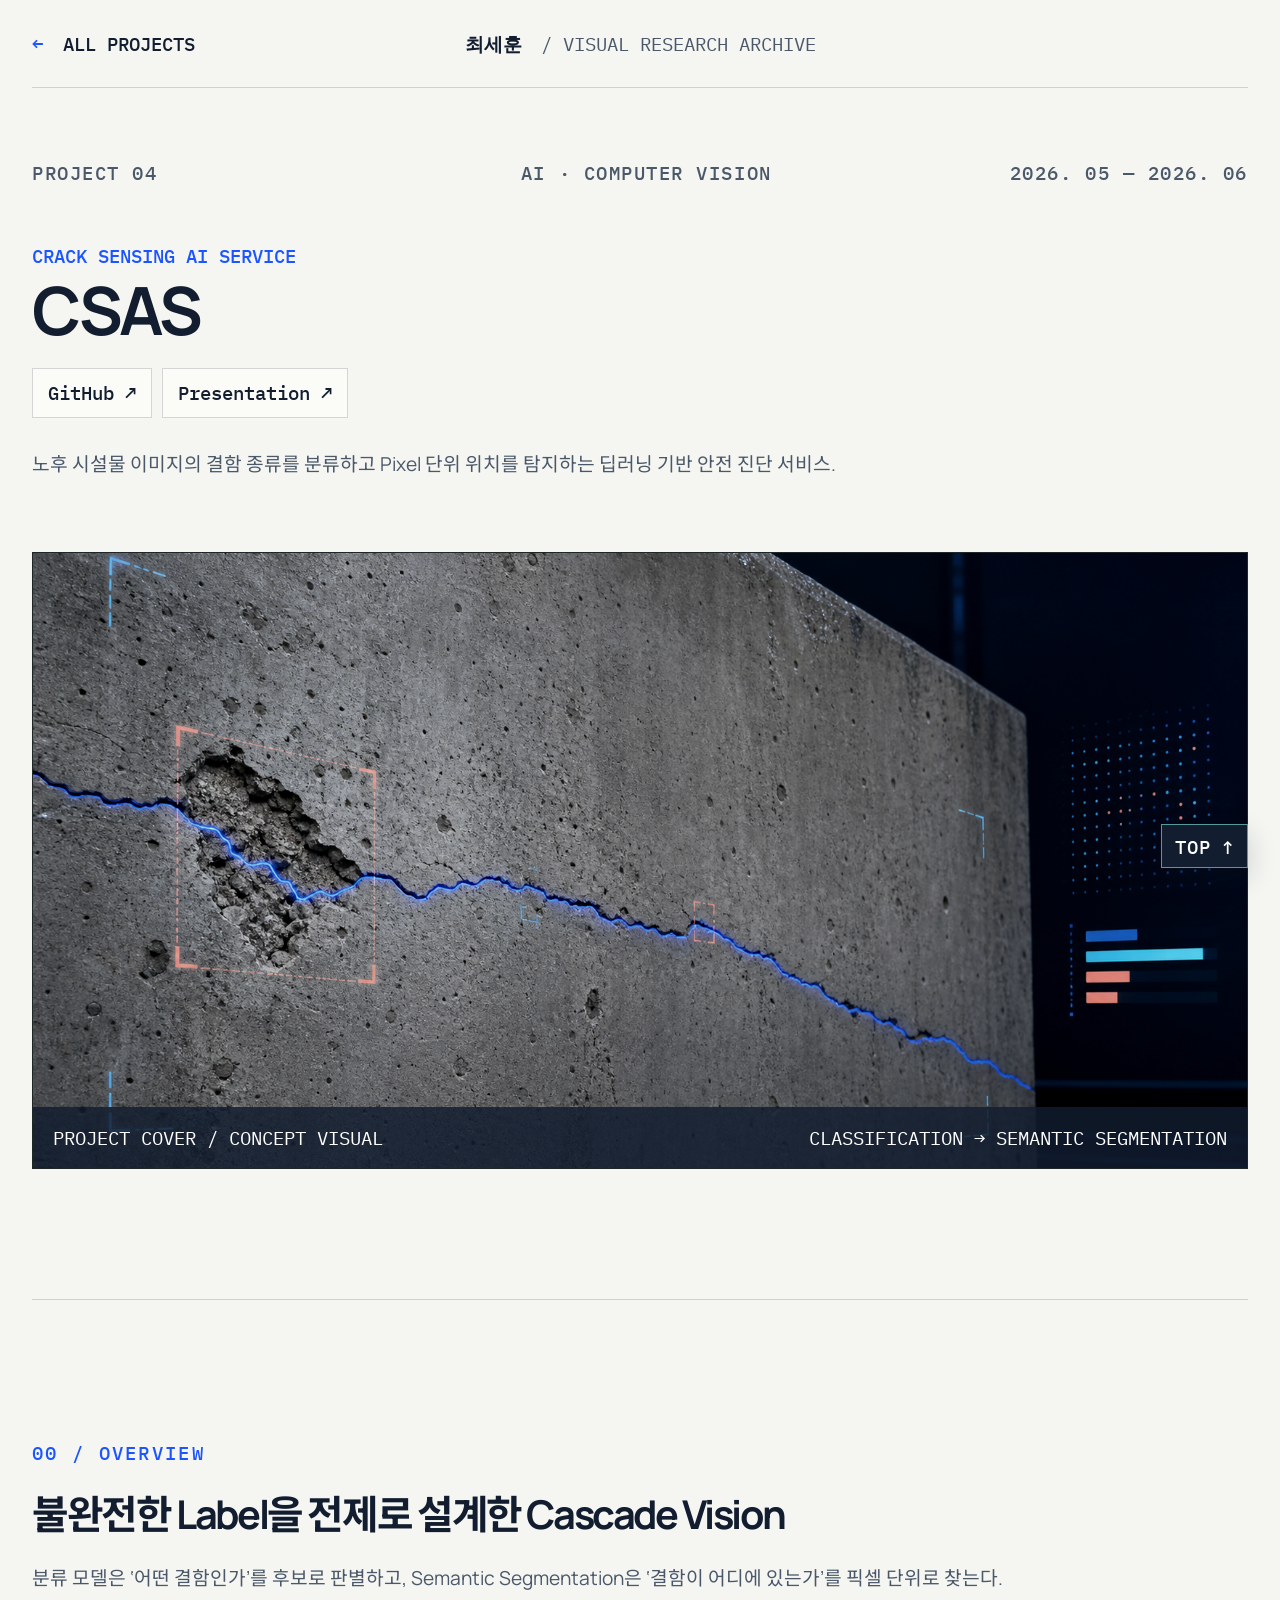
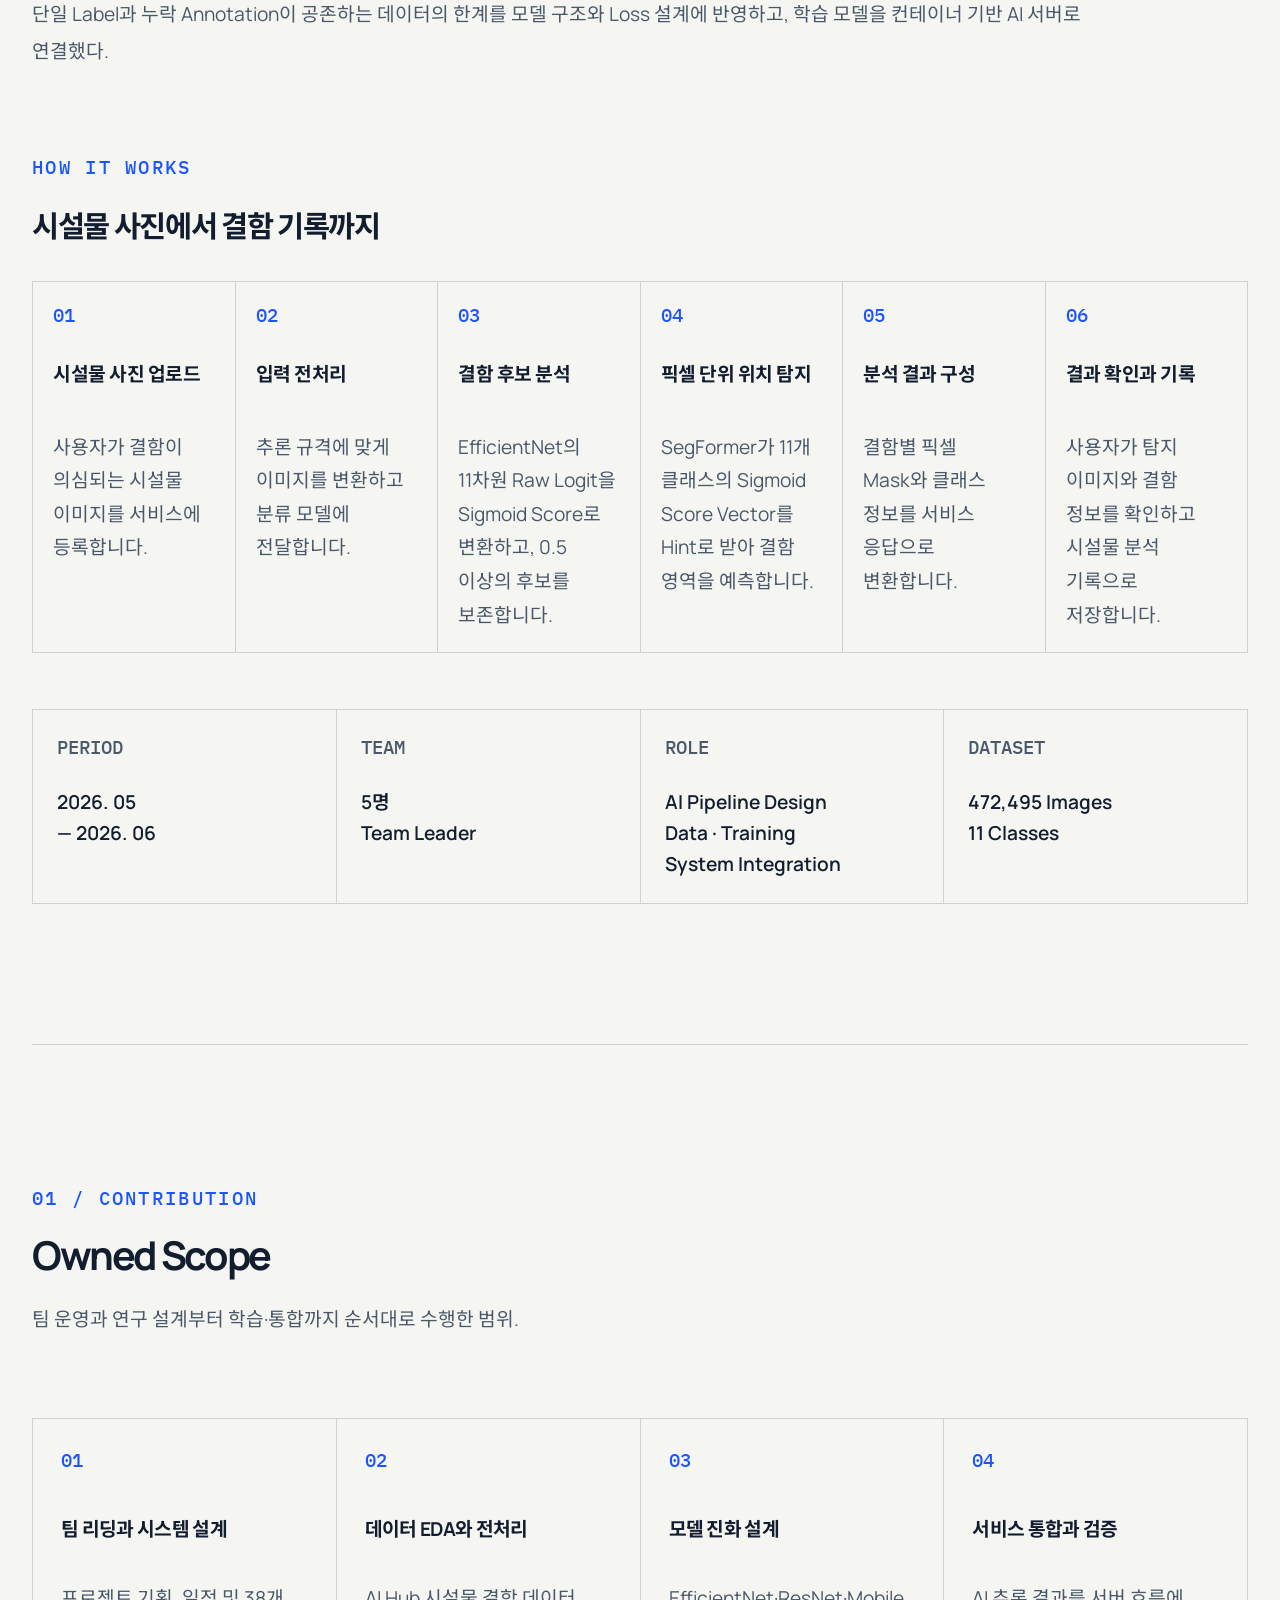
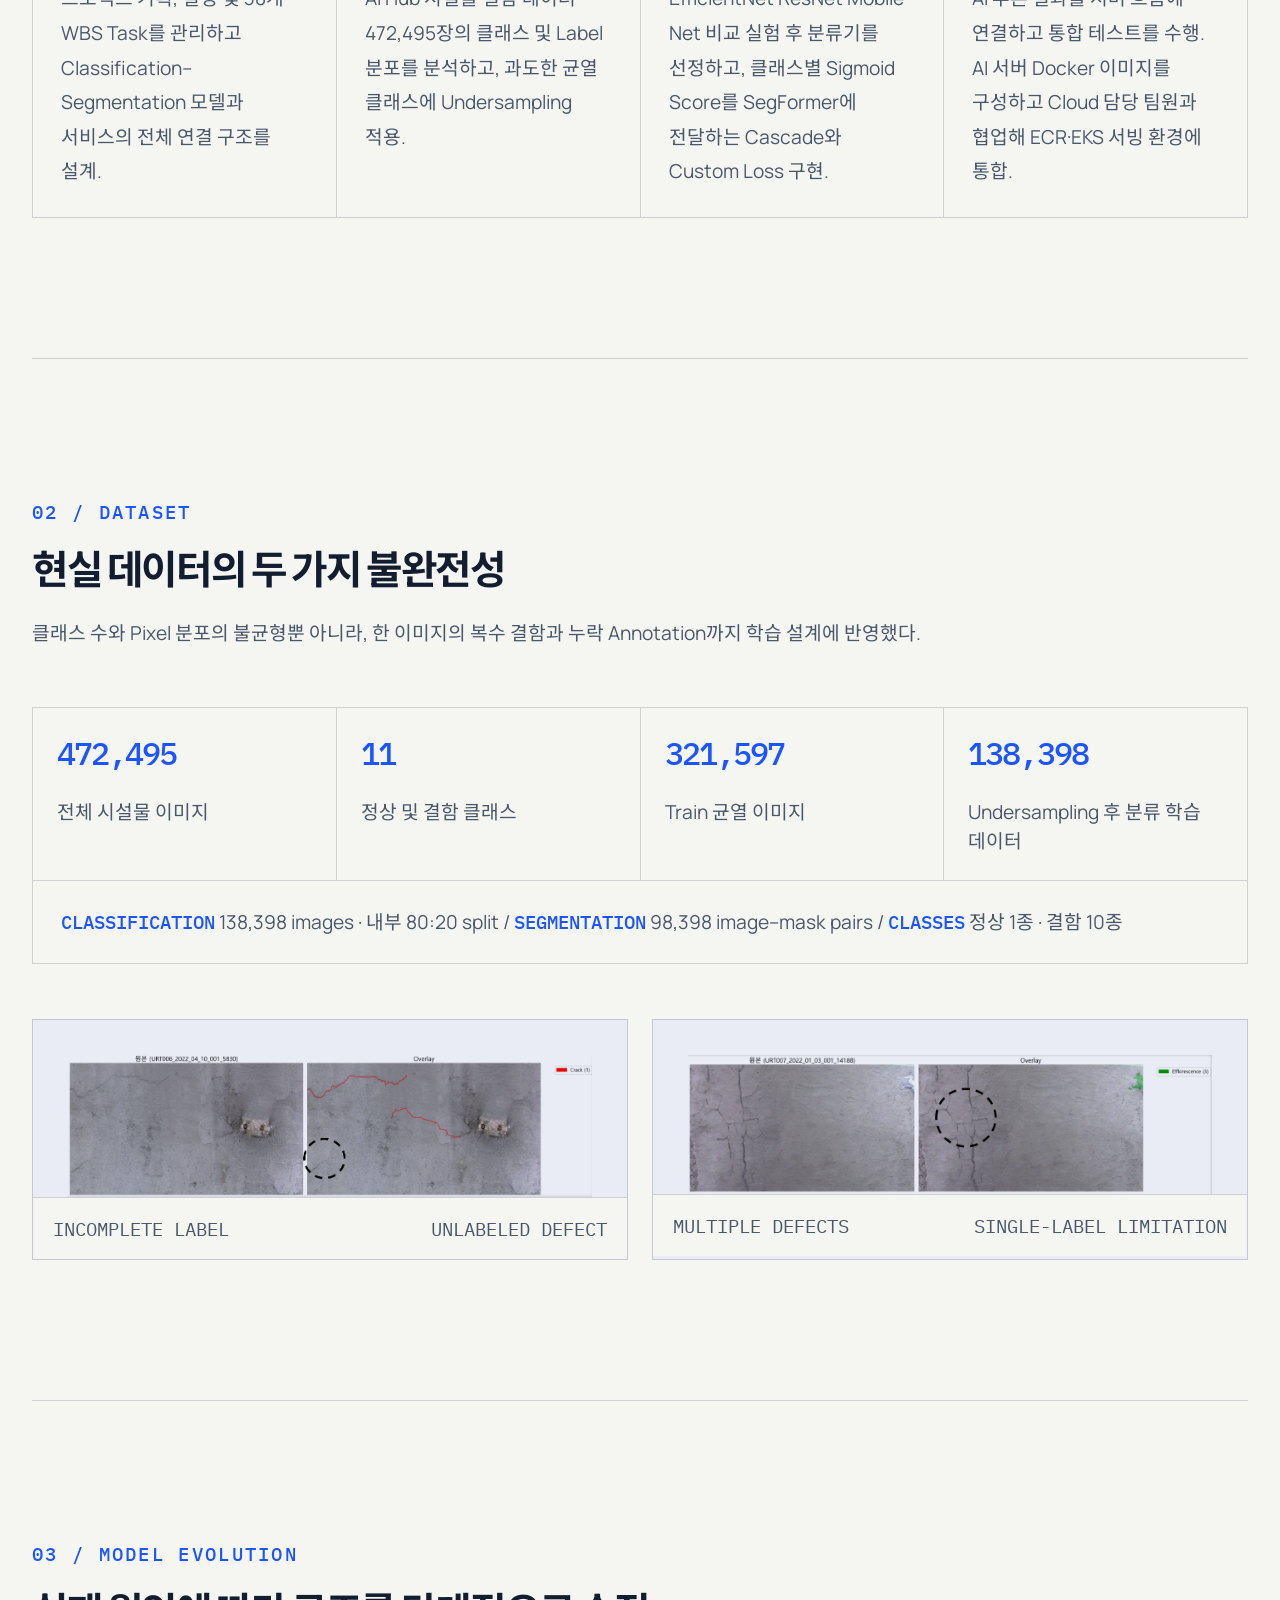
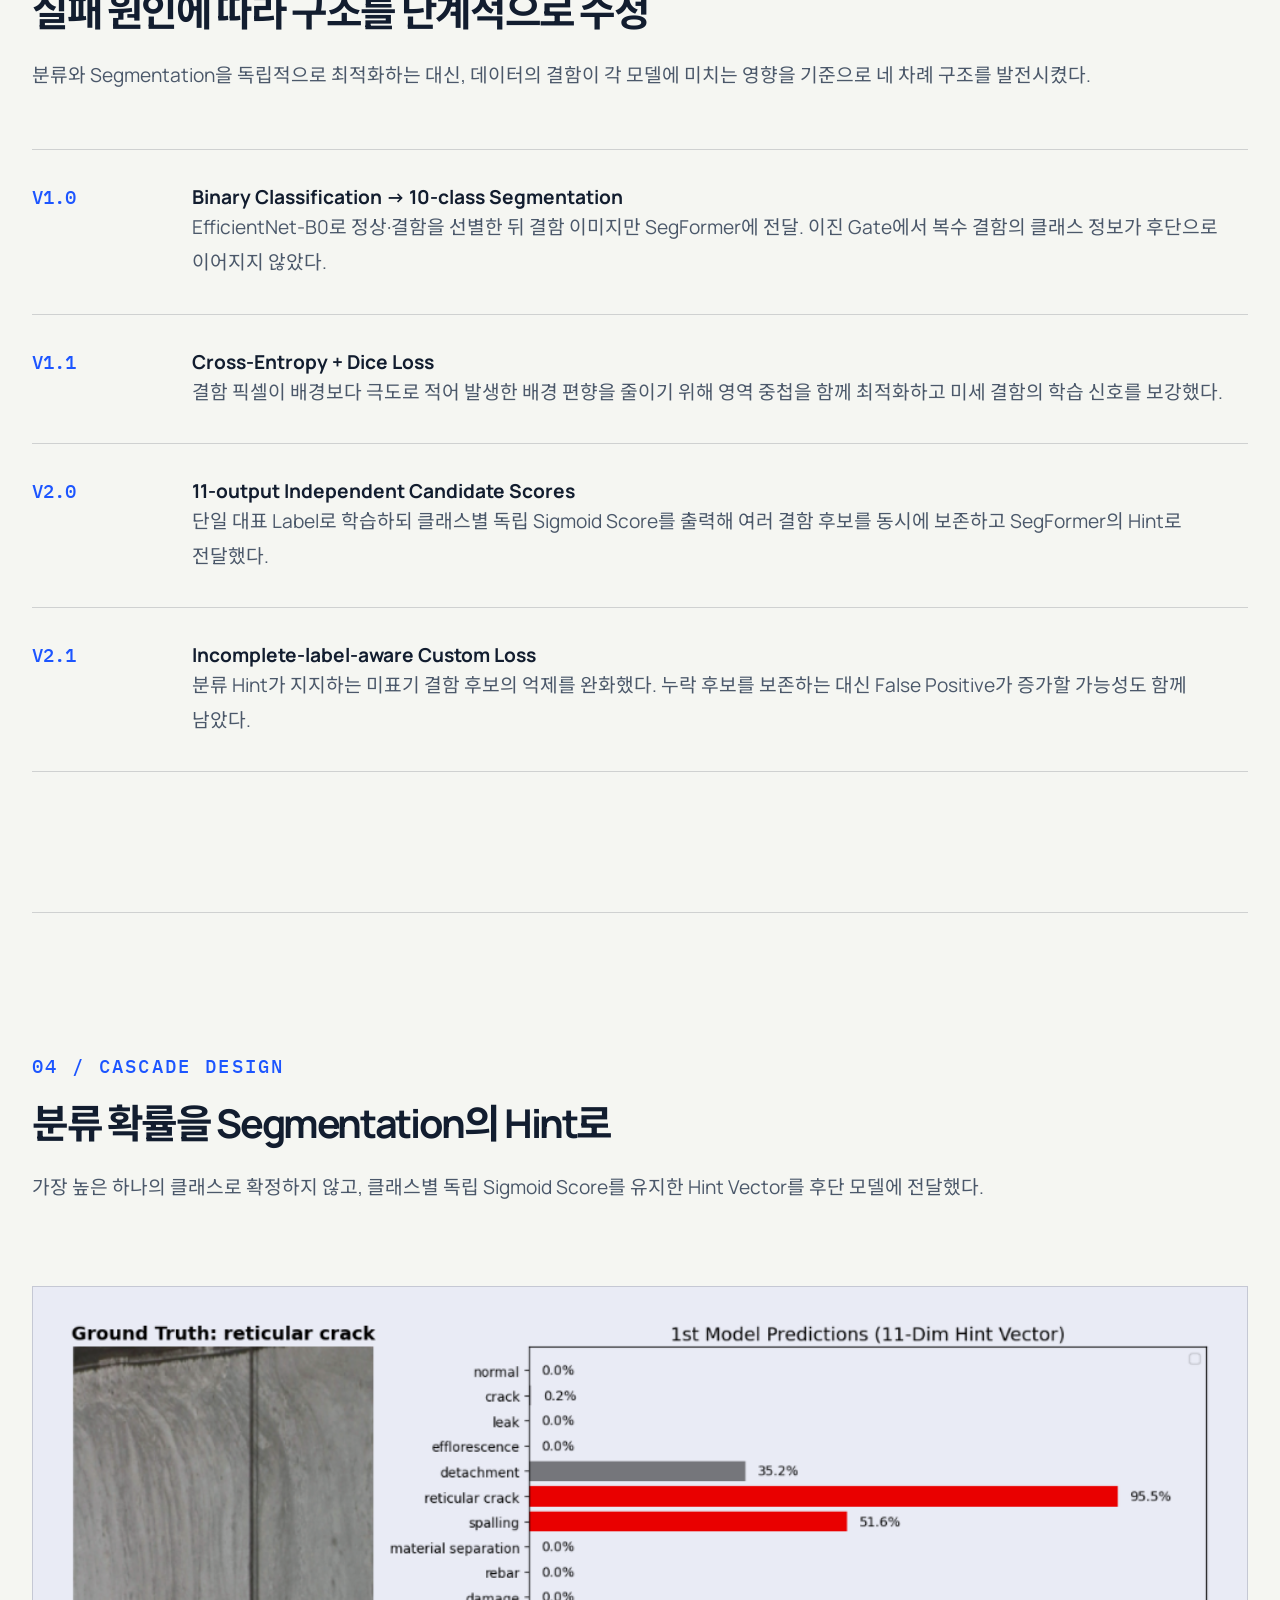
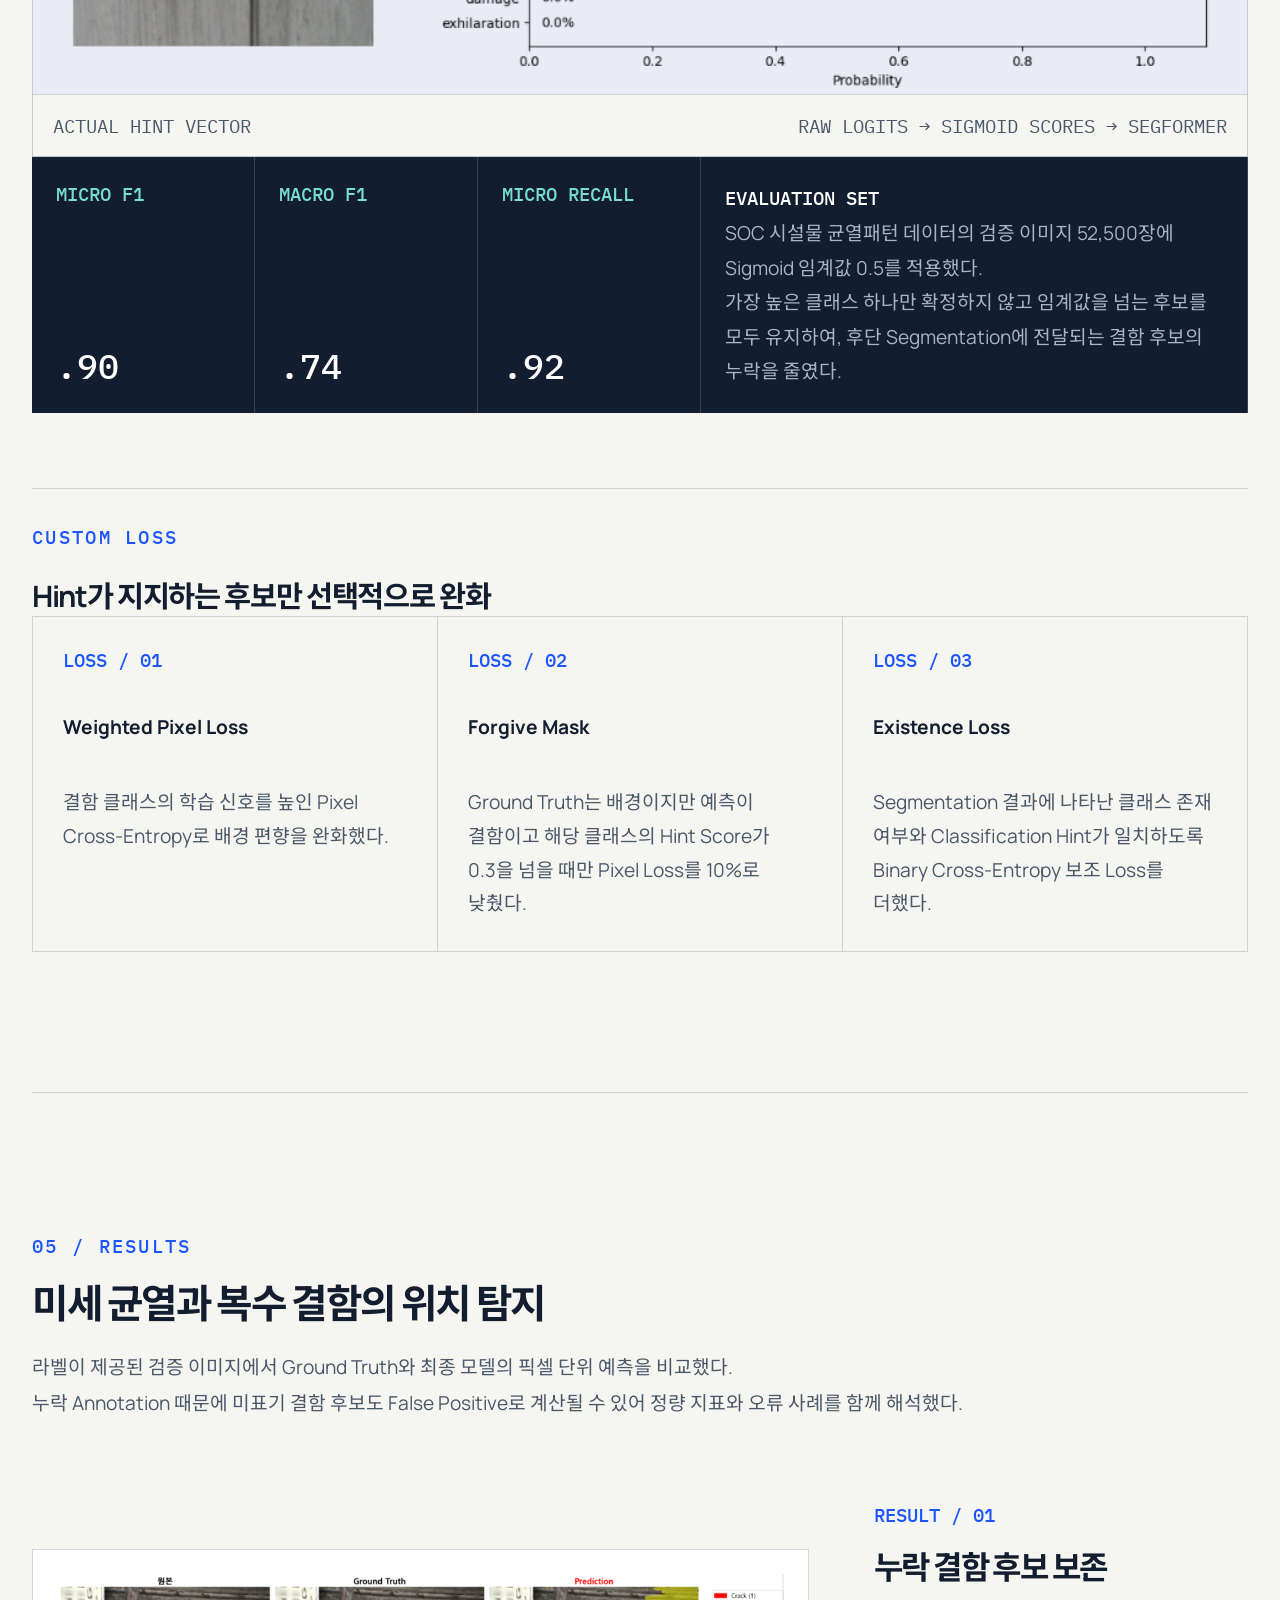
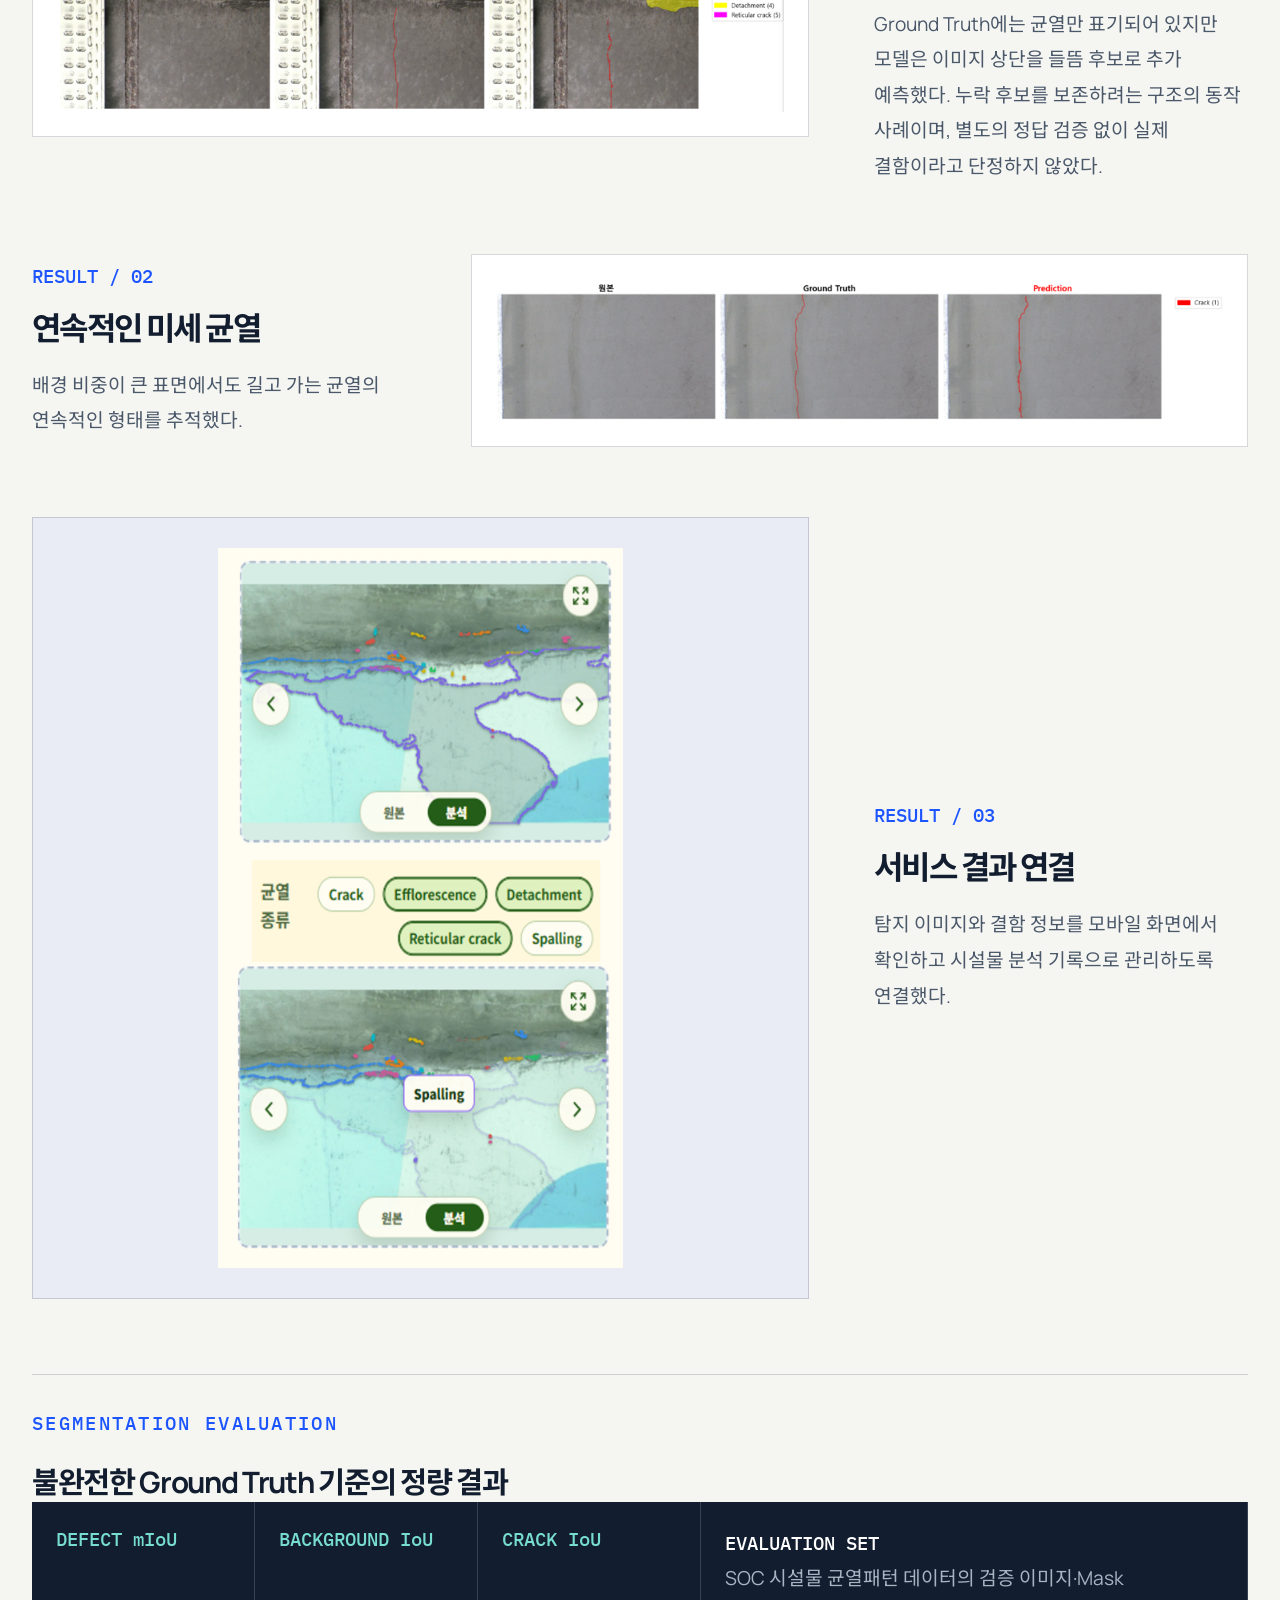
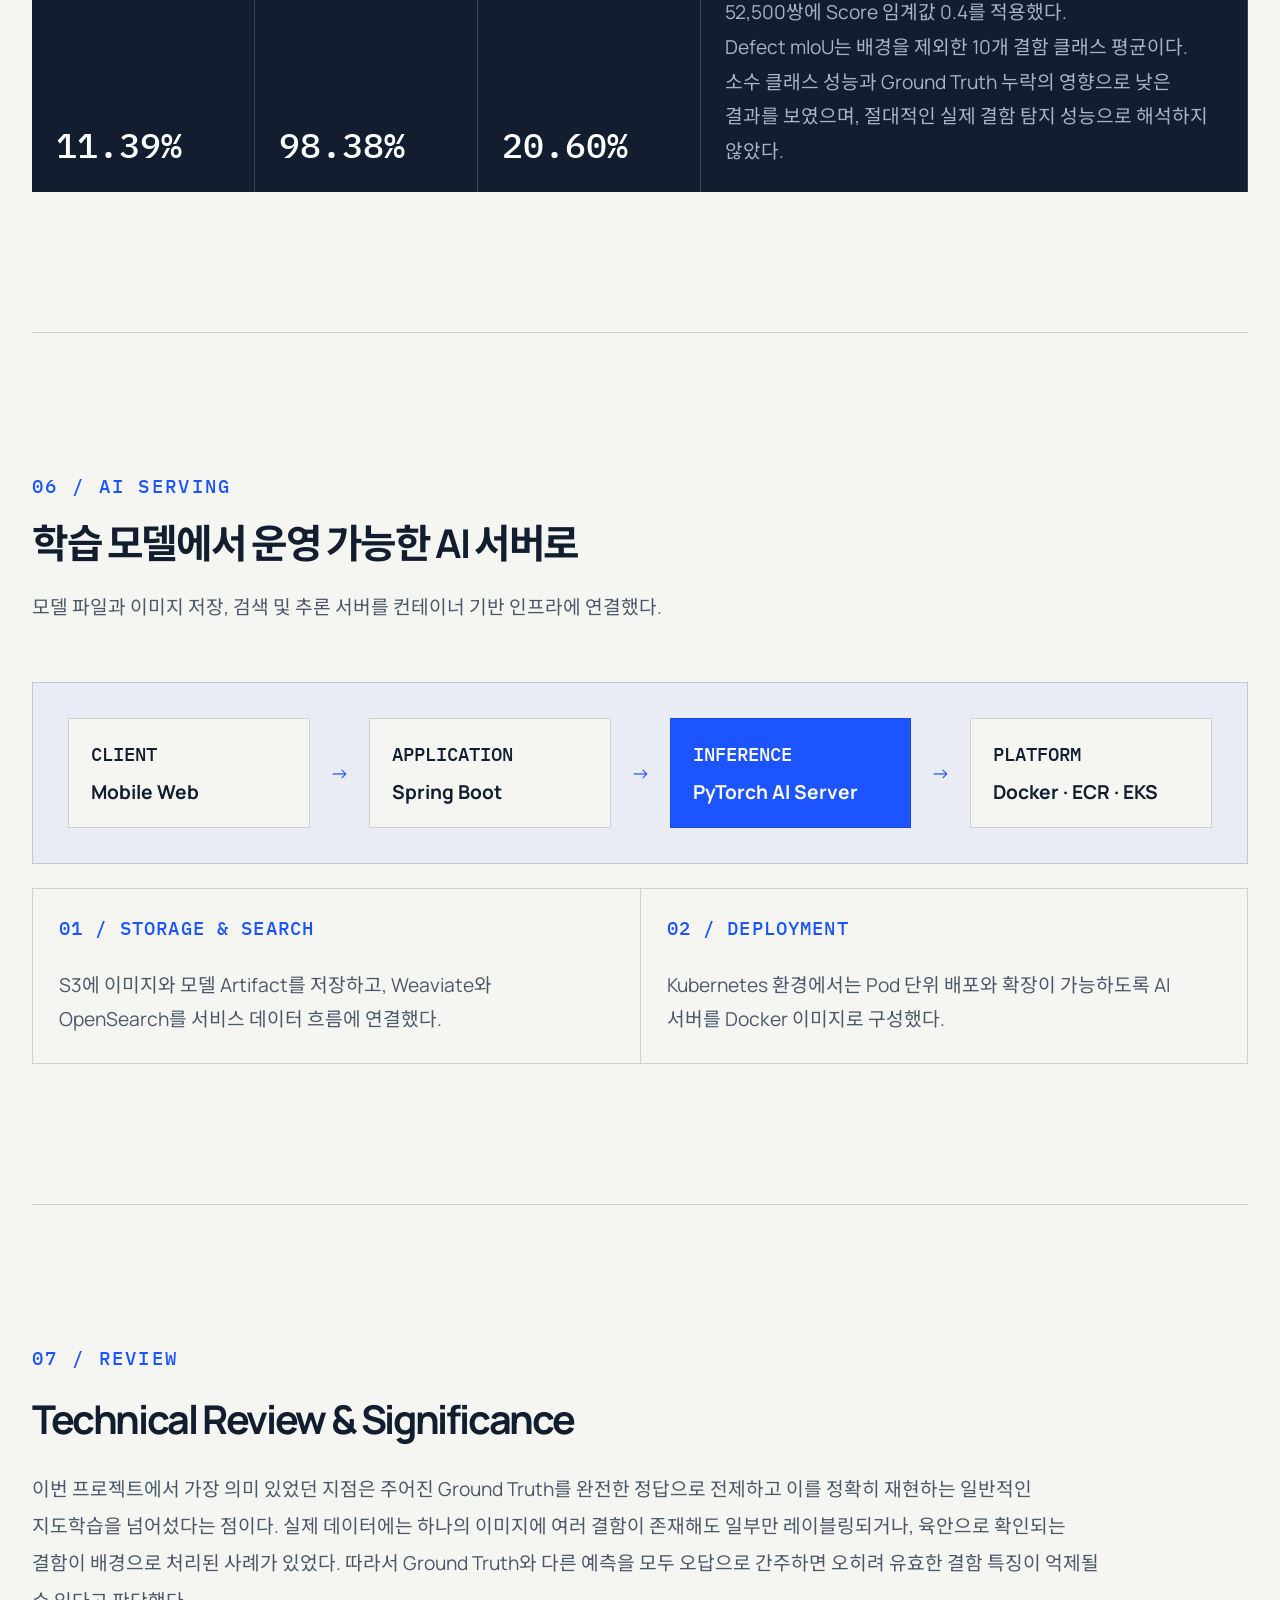
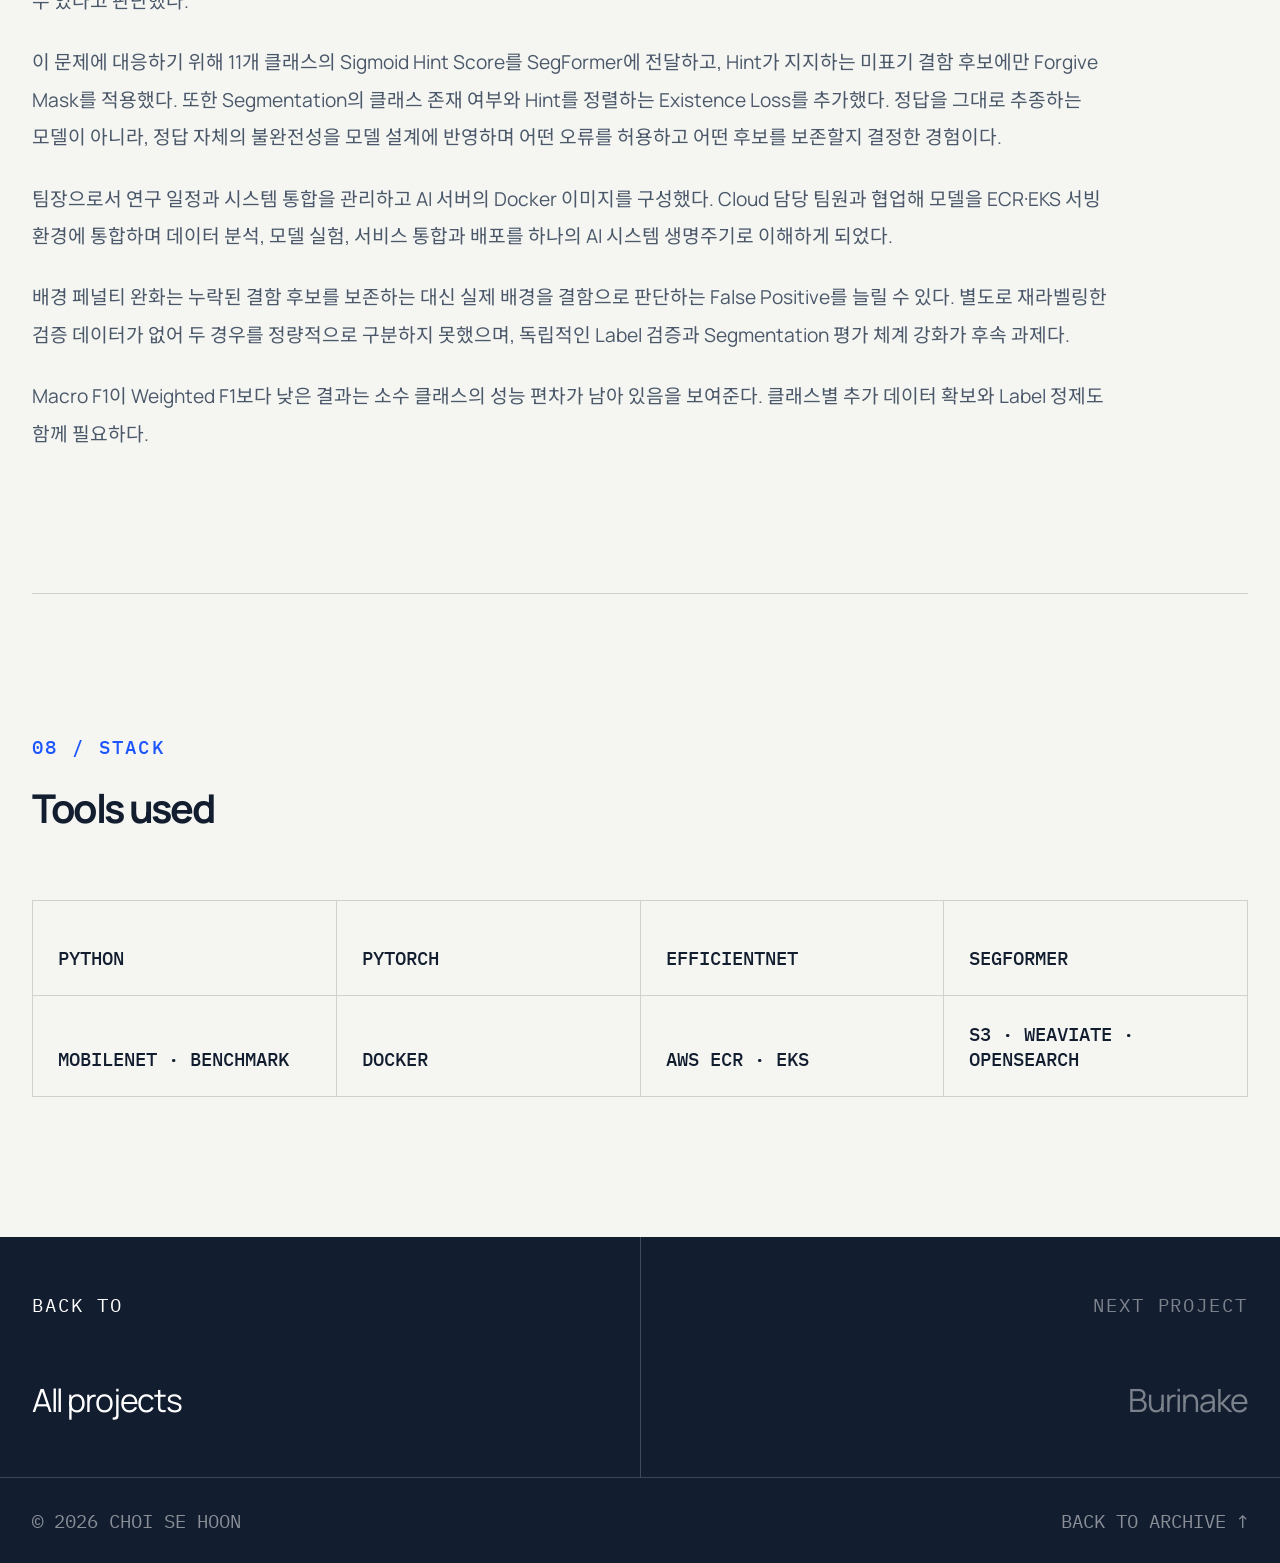
<file: projects/csas.html>
<!doctype html>
<html lang="ko">
<head>
  <meta charset="UTF-8">
  <meta name="viewport" content="width=device-width, initial-scale=1.0">
  <meta name="description" content="불완전한 시설물 결함 데이터에서 Classification과 Semantic Segmentation을 결합한 CSAS 개발 기록입니다.">
  <meta name="theme-color" content="#f5f6f2">
  <link rel="canonical" href="https://csh0924.github.io/portfolio/projects/csas.html">
  <link rel="icon" href="../assets/favicon.svg" type="image/svg+xml">
  <meta property="og:type" content="article">
  <meta property="og:locale" content="ko_KR">
  <meta property="og:site_name" content="Choi Se Hoon Portfolio">
  <meta property="og:title" content="CSAS | 최세훈 Portfolio">
  <meta property="og:description" content="불완전한 Ground Truth에 대응하는 Classification·Segmentation Cascade 프로젝트">
  <meta property="og:url" content="https://csh0924.github.io/portfolio/projects/csas.html">
  <meta property="og:image" content="https://csh0924.github.io/portfolio/assets/projects/csas/csas-cover-v2.png">
  <meta property="og:image:alt" content="CSAS 시설물 균열 컴퓨터비전 분석 이미지">
  <meta name="twitter:card" content="summary_large_image">
  <title>CSAS | 최세훈 Portfolio</title>
  <link rel="preconnect" href="https://fonts.googleapis.com">
  <link rel="preconnect" href="https://fonts.gstatic.com" crossorigin>
  <link href="https://fonts.googleapis.com/css2?family=IBM+Plex+Mono:wght@400;500&family=Manrope:wght@400;500;600;700&family=Noto+Sans+KR:wght@400;500;600;700&display=swap" rel="stylesheet">
  <link rel="stylesheet" href="./project.css?v=20260804-1">
  <script src="./project.js?v=20260804-1" defer></script>
</head>
<body class="csas-page">
  <a class="skip-link" href="#main">본문으로 바로가기</a>
  <header class="project-header">
    <a class="back-link" href="../index.html#work"><span aria-hidden="true">←</span> All projects</a>
    <a class="wordmark" href="../index.html">최세훈 <span>/ Visual Research Archive</span></a>
  </header>

  <main id="main">
    <section class="project-hero">
      <div class="hero-meta"><span>PROJECT 04</span><span>AI · COMPUTER VISION</span><span>2026. 05 — 2026. 06</span></div>
      <div class="hero-title">
        <div>
          <p>Crack Sensing AI Service</p>
          <h1>CSAS</h1>
          <div class="hero-links">
            <a href="https://github.com/YuYoungKwang/CSAS" target="_blank" rel="noreferrer">GitHub ↗</a>
            <a href="https://yuyoungkwang.github.io/CSAS_PPT/" target="_blank" rel="noreferrer">Presentation ↗</a>
          </div>
        </div>
        <p class="hero-summary">노후 시설물 이미지의 결함 종류를 분류하고 Pixel 단위 위치를 탐지하는 딥러닝 기반 안전 진단 서비스.</p>
      </div>
      <figure class="hero-image csas-hero-image">
        <img loading="eager" decoding="async" fetchpriority="high" src="../assets/projects/csas/csas-cover-v2.png" alt="콘크리트 균열과 컴퓨터비전 분석 Overlay를 표현한 CSAS 프로젝트 대표 이미지">
        <figcaption><span>PROJECT COVER / CONCEPT VISUAL</span><span>CLASSIFICATION → SEMANTIC SEGMENTATION</span></figcaption>
      </figure>
    </section>

    <section class="overview page-shell" aria-labelledby="overview-title">
      <p class="section-label">00 / OVERVIEW</p>
      <div class="overview-intro">
        <h2 id="overview-title">불완전한 Label을 전제로 설계한 Cascade Vision</h2>
        <p>분류 모델은 ‘어떤 결함인가’를 후보로 판별하고, Semantic Segmentation은 ‘결함이 어디에 있는가’를 픽셀 단위로 찾는다.<br>단일 Label과 누락 Annotation이 공존하는 데이터의 한계를 모델 구조와 Loss 설계에 반영하고, 학습 모델을 컨테이너 기반 AI 서버로 연결했다.</p>
      </div>
      <div class="how-it-works" aria-labelledby="how-it-works-title">
        <div class="how-it-works-heading">
          <p class="section-label">HOW IT WORKS</p>
          <h3 id="how-it-works-title">시설물 사진에서 결함 기록까지</h3>
        </div>
        <ol>
          <li><span>01</span><h4>시설물 사진 업로드</h4><p>사용자가 결함이 의심되는 시설물 이미지를 서비스에 등록합니다.</p></li>
          <li><span>02</span><h4>입력 전처리</h4><p>추론 규격에 맞게 이미지를 변환하고 분류 모델에 전달합니다.</p></li>
          <li><span>03</span><h4>결함 후보 분석</h4><p>EfficientNet의 11차원 Raw Logit을 Sigmoid Score로 변환하고, 0.5 이상의 후보를 보존합니다.</p></li>
          <li><span>04</span><h4>픽셀 단위 위치 탐지</h4><p>SegFormer가 11개 클래스의 Sigmoid Score Vector를 Hint로 받아 결함 영역을 예측합니다.</p></li>
          <li><span>05</span><h4>분석 결과 구성</h4><p>결함별 픽셀 Mask와 클래스 정보를 서비스 응답으로 변환합니다.</p></li>
          <li><span>06</span><h4>결과 확인과 기록</h4><p>사용자가 탐지 이미지와 결함 정보를 확인하고 시설물 분석 기록으로 저장합니다.</p></li>
        </ol>
      </div>
      <dl class="fact-grid">
        <div><dt>Period</dt><dd>2026. 05<br>— 2026. 06</dd></div>
        <div><dt>Team</dt><dd>5명<br>Team Leader</dd></div>
        <div><dt>Role</dt><dd>AI Pipeline Design<br>Data · Training<br>System Integration</dd></div>
        <div><dt>Dataset</dt><dd>472,495 Images<br>11 Classes</dd></div>
      </dl>
    </section>

    <section class="contribution page-shell" aria-labelledby="scope-title">
      <div class="section-heading"><p class="section-label">01 / CONTRIBUTION</p><div><h2 id="scope-title">Owned Scope</h2><p>팀 운영과 연구 설계부터 학습·통합까지 순서대로 수행한 범위.</p></div></div>
      <div class="contribution-grid">
        <article><span>01</span><h3>팀 리딩과 시스템 설계</h3><p>프로젝트 기획, 일정 및 38개 WBS Task를 관리하고 Classification–Segmentation 모델과 서비스의 전체 연결 구조를 설계.</p></article>
        <article><span>02</span><h3>데이터 EDA와 전처리</h3><p>AI Hub 시설물 결함 데이터 472,495장의 클래스 및 Label 분포를 분석하고, 과도한 균열 클래스에 Undersampling 적용.</p></article>
        <article><span>03</span><h3>모델 진화 설계</h3><p>EfficientNet·ResNet·MobileNet 비교 실험 후 분류기를 선정하고, 클래스별 Sigmoid Score를 SegFormer에 전달하는 Cascade와 Custom Loss 구현.</p></article>
        <article><span>04</span><h3>서비스 통합과 검증</h3><p>AI 추론 결과를 서버 흐름에 연결하고 통합 테스트를 수행. AI 서버 Docker 이미지를 구성하고 Cloud 담당 팀원과 협업해 ECR·EKS 서빙 환경에 통합.</p></article>
      </div>
    </section>

    <section class="dataset page-shell" aria-labelledby="data-title">
      <div class="section-heading"><p class="section-label">02 / DATASET</p><div><h2 id="data-title">현실 데이터의 두 가지 불완전성</h2><p>클래스 수와 Pixel 분포의 불균형뿐 아니라, 한 이미지의 복수 결함과 누락 Annotation까지 학습 설계에 반영했다.</p></div></div>
      <div class="dataset-metrics">
        <div><strong>472,495</strong><span>전체 시설물 이미지</span></div>
        <div><strong>11</strong><span>정상 및 결함 클래스</span></div>
        <div><strong>321,597</strong><span>Train 균열 이미지</span></div>
        <div><strong>138,398</strong><span>Undersampling 후 분류 학습 데이터</span></div>
      </div>
      <p class="dataset-note"><strong>CLASSIFICATION</strong> 138,398 images · 내부 80:20 split / <strong>SEGMENTATION</strong> 98,398 image–mask pairs / <strong>CLASSES</strong> 정상 1종 · 결함 10종</p>
      <div class="csas-issue-grid">
        <figure class="media-frame media-light"><img loading="lazy" decoding="async" src="../assets/projects/csas/csas-unlabeled-defect.png" alt="실제 결함이 있지만 Annotation에서 누락된 시설물 이미지"><figcaption><span>INCOMPLETE LABEL</span><span>Unlabeled defect</span></figcaption></figure>
        <figure class="media-frame media-light"><img loading="lazy" decoding="async" src="../assets/projects/csas/csas-multiple-defect.png" alt="한 이미지에 여러 결함이 함께 나타나는 시설물 이미지"><figcaption><span>MULTIPLE DEFECTS</span><span>Single-label limitation</span></figcaption></figure>
      </div>
    </section>

    <section class="research page-shell" aria-labelledby="evolution-title">
      <div class="section-heading"><p class="section-label">03 / MODEL EVOLUTION</p><div><h2 id="evolution-title">실패 원인에 따라 구조를 단계적으로 수정</h2><p>분류와 Segmentation을 독립적으로 최적화하는 대신, 데이터의 결함이 각 모델에 미치는 영향을 기준으로 네 차례 구조를 발전시켰다.</p></div></div>
      <ol class="model-evolution">
        <li><span>V1.0</span><div><h3>Binary Classification → 10-class Segmentation</h3><p>EfficientNet-B0로 정상·결함을 선별한 뒤 결함 이미지만 SegFormer에 전달. 이진 Gate에서 복수 결함의 클래스 정보가 후단으로 이어지지 않았다.</p></div></li>
        <li><span>V1.1</span><div><h3>Cross-Entropy + Dice Loss</h3><p>결함 픽셀이 배경보다 극도로 적어 발생한 배경 편향을 줄이기 위해 영역 중첩을 함께 최적화하고 미세 결함의 학습 신호를 보강했다.</p></div></li>
        <li><span>V2.0</span><div><h3>11-output Independent Candidate Scores</h3><p>단일 대표 Label로 학습하되 클래스별 독립 Sigmoid Score를 출력해 여러 결함 후보를 동시에 보존하고 SegFormer의 Hint로 전달했다.</p></div></li>
        <li><span>V2.1</span><div><h3>Incomplete-label-aware Custom Loss</h3><p>분류 Hint가 지지하는 미표기 결함 후보의 억제를 완화했다. 누락 후보를 보존하는 대신 False Positive가 증가할 가능성도 함께 남았다.</p></div></li>
      </ol>
    </section>

    <section class="flow page-shell" aria-labelledby="cascade-title">
      <div class="section-heading"><p class="section-label">04 / CASCADE DESIGN</p><div><h2 id="cascade-title">분류 확률을 Segmentation의 Hint로</h2><p>가장 높은 하나의 클래스로 확정하지 않고, 클래스별 독립 Sigmoid Score를 유지한 Hint Vector를 후단 모델에 전달했다.</p></div></div>
      <figure class="media-frame media-light csas-logit-frame">
        <img loading="lazy" decoding="async" src="../assets/projects/csas/csas-logit-hint.png" alt="여러 결함 클래스의 가능성을 나타내는 실제 Classification Logit Hint 그래프">
        <figcaption><span>ACTUAL HINT VECTOR</span><span>Raw logits → Sigmoid scores → SegFormer</span></figcaption>
      </figure>
      <div class="metric-panel">
        <div><span>MICRO F1</span><strong>.90</strong></div>
        <div><span>MACRO F1</span><strong>.74</strong></div>
        <div><span>MICRO RECALL</span><strong>.92</strong></div>
        <p><strong>EVALUATION SET</strong><br>SOC 시설물 균열패턴 데이터의 검증 이미지 52,500장에 Sigmoid 임계값 0.5를 적용했다.<br>가장 높은 클래스 하나만 확정하지 않고 임계값을 넘는 후보를 모두 유지하여, 후단 Segmentation에 전달되는 결함 후보의 누락을 줄였다.</p>
      </div>
      <div class="decision-heading">
        <p class="section-label">CUSTOM LOSS</p>
        <h3>Hint가 지지하는 후보만 선택적으로 완화</h3>
      </div>
      <div class="cascade-decisions csas-loss-design">
        <article><span>LOSS / 01</span><h3>Weighted Pixel Loss</h3><p>결함 클래스의 학습 신호를 높인 Pixel Cross-Entropy로 배경 편향을 완화했다.</p></article>
        <article><span>LOSS / 02</span><h3>Forgive Mask</h3><p>Ground Truth는 배경이지만 예측이 결함이고 해당 클래스의 Hint Score가 0.3을 넘을 때만 Pixel Loss를 10%로 낮췄다.</p></article>
        <article><span>LOSS / 03</span><h3>Existence Loss</h3><p>Segmentation 결과에 나타난 클래스 존재 여부와 Classification Hint가 일치하도록 Binary Cross-Entropy 보조 Loss를 더했다.</p></article>
      </div>
    </section>

    <section class="results page-shell" aria-labelledby="results-title">
      <div class="section-heading"><p class="section-label">05 / RESULTS</p><div><h2 id="results-title">미세 균열과 복수 결함의 위치 탐지</h2><p>라벨이 제공된 검증 이미지에서 Ground Truth와 최종 모델의 픽셀 단위 예측을 비교했다.<br>누락 Annotation 때문에 미표기 결함 후보도 False Positive로 계산될 수 있어 정량 지표와 오류 사례를 함께 해석했다.</p></div></div>
      <div class="result-grid">
        <article class="result-card"><figure><img loading="lazy" decoding="async" src="../assets/projects/csas/csas-result-multidefect.png" alt="Ground Truth의 균열과 모델이 추가로 탐지한 들뜸 후보를 비교한 Segmentation 결과"></figure><div><span class="result-index">RESULT / 01</span><h3>누락 결함 후보 보존</h3><p>Ground Truth에는 균열만 표기되어 있지만 모델은 이미지 상단을 들뜸 후보로 추가 예측했다. 누락 후보를 보존하려는 구조의 동작 사례이며, 별도의 정답 검증 없이 실제 결함이라고 단정하지 않았다.</p></div></article>
        <article class="result-card"><figure><img loading="lazy" decoding="async" src="../assets/projects/csas/csas-result-crack.png" alt="가늘고 긴 균열의 Segmentation 결과"></figure><div><span class="result-index">RESULT / 02</span><h3>연속적인 미세 균열</h3><p>배경 비중이 큰 표면에서도 길고 가는 균열의 연속적인 형태를 추적했다.</p></div></article>
        <article class="result-card"><figure class="phone-result"><img loading="lazy" decoding="async" src="../assets/projects/csas/csas-service-result.png" alt="결함 분석 결과를 표시하는 CSAS 모바일 서비스 화면"></figure><div><span class="result-index">RESULT / 03</span><h3>서비스 결과 연결</h3><p>탐지 이미지와 결함 정보를 모바일 화면에서 확인하고 시설물 분석 기록으로 관리하도록 연결했다.</p></div></article>
      </div>
      <div class="decision-heading">
        <p class="section-label">SEGMENTATION EVALUATION</p>
        <h3>불완전한 Ground Truth 기준의 정량 결과</h3>
      </div>
      <div class="metric-panel">
        <div><span>DEFECT mIoU</span><strong>11.39%</strong></div>
        <div><span>BACKGROUND IoU</span><strong>98.38%</strong></div>
        <div><span>CRACK IoU</span><strong>20.60%</strong></div>
        <p><strong>EVALUATION SET</strong><br>SOC 시설물 균열패턴 데이터의 검증 이미지·Mask 52,500쌍에 Score 임계값 0.4를 적용했다.<br>Defect mIoU는 배경을 제외한 10개 결함 클래스 평균이다. 소수 클래스 성능과 Ground Truth 누락의 영향으로 낮은 결과를 보였으며, 절대적인 실제 결함 탐지 성능으로 해석하지 않았다.</p>
      </div>
    </section>

    <section class="serving page-shell" aria-labelledby="serving-title">
      <div class="section-heading"><p class="section-label">06 / AI SERVING</p><div><h2 id="serving-title">학습 모델에서 운영 가능한 AI 서버로</h2><p>모델 파일과 이미지 저장, 검색 및 추론 서버를 컨테이너 기반 인프라에 연결했다.</p></div></div>
      <div class="architecture-flow" aria-label="CSAS 서비스 아키텍처">
        <div><small>CLIENT</small><strong>Mobile Web</strong></div><i>→</i>
        <div><small>APPLICATION</small><strong>Spring Boot</strong></div><i>→</i>
        <div class="accent"><small>INFERENCE</small><strong>PyTorch AI Server</strong></div><i>→</i>
        <div><small>PLATFORM</small><strong>Docker · ECR · EKS</strong></div>
      </div>
      <div class="architecture-note" aria-label="CSAS 저장 및 배포 구성">
        <p><span>01 / STORAGE &amp; SEARCH</span>S3에 이미지와 모델 Artifact를 저장하고, Weaviate와 OpenSearch를 서비스 데이터 흐름에 연결했다.</p>
        <p><span>02 / DEPLOYMENT</span>Kubernetes 환경에서는 Pod 단위 배포와 확장이 가능하도록 AI 서버를 Docker 이미지로 구성했다.</p>
      </div>
    </section>

    <section class="learning page-shell" aria-labelledby="review-title">
      <p class="section-label">07 / REVIEW</p>
      <div class="learning-layout">
        <h2 id="review-title">Technical Review &amp; Significance</h2>
        <div>
          <p>이번 프로젝트에서 가장 의미 있었던 지점은 주어진 Ground Truth를 완전한 정답으로 전제하고 이를 정확히 재현하는 일반적인 지도학습을 넘어섰다는 점이다. 실제 데이터에는 하나의 이미지에 여러 결함이 존재해도 일부만 레이블링되거나, 육안으로 확인되는 결함이 배경으로 처리된 사례가 있었다. 따라서 Ground Truth와 다른 예측을 모두 오답으로 간주하면 오히려 유효한 결함 특징이 억제될 수 있다고 판단했다.</p>
          <p>이 문제에 대응하기 위해 11개 클래스의 Sigmoid Hint Score를 SegFormer에 전달하고, Hint가 지지하는 미표기 결함 후보에만 Forgive Mask를 적용했다. 또한 Segmentation의 클래스 존재 여부와 Hint를 정렬하는 Existence Loss를 추가했다. 정답을 그대로 추종하는 모델이 아니라, 정답 자체의 불완전성을 모델 설계에 반영하며 어떤 오류를 허용하고 어떤 후보를 보존할지 결정한 경험이다.</p>
          <p>팀장으로서 연구 일정과 시스템 통합을 관리하고 AI 서버의 Docker 이미지를 구성했다. Cloud 담당 팀원과 협업해 모델을 ECR·EKS 서빙 환경에 통합하며 데이터 분석, 모델 실험, 서비스 통합과 배포를 하나의 AI 시스템 생명주기로 이해하게 되었다.</p>
          <p>배경 페널티 완화는 누락된 결함 후보를 보존하는 대신 실제 배경을 결함으로 판단하는 False Positive를 늘릴 수 있다. 별도로 재라벨링한 검증 데이터가 없어 두 경우를 정량적으로 구분하지 못했으며, 독립적인 Label 검증과 Segmentation 평가 체계 강화가 후속 과제다.</p>
          <p>Macro F1이 Weighted F1보다 낮은 결과는 소수 클래스의 성능 편차가 남아 있음을 보여준다. 클래스별 추가 데이터 확보와 Label 정제도 함께 필요하다.</p>
        </div>
      </div>
    </section>

    <section class="stack page-shell" aria-labelledby="stack-title">
      <p class="section-label">08 / STACK</p>
      <h2 id="stack-title">Tools used</h2>
      <ul><li>Python</li><li>PyTorch</li><li>EfficientNet</li><li>SegFormer</li><li>MobileNet · Benchmark</li><li>Docker</li><li>AWS ECR · EKS</li><li>S3 · Weaviate · OpenSearch</li></ul>
    </section>

    <nav class="project-navigation" aria-label="프로젝트 이동">
      <a href="../index.html#work"><span>BACK TO</span>All projects</a>
      <a href="./burinake.html"><span>NEXT PROJECT</span>Burinake</a>
    </nav>
  </main>
  <footer><span>© <span id="year"></span> Choi Se Hoon</span><a href="../index.html#work">Back to archive ↑</a></footer>
  <button class="floating-top" type="button" aria-label="맨 위로 이동" title="맨 위로 이동">TOP ↑</button>
</body>
</html>
</file>
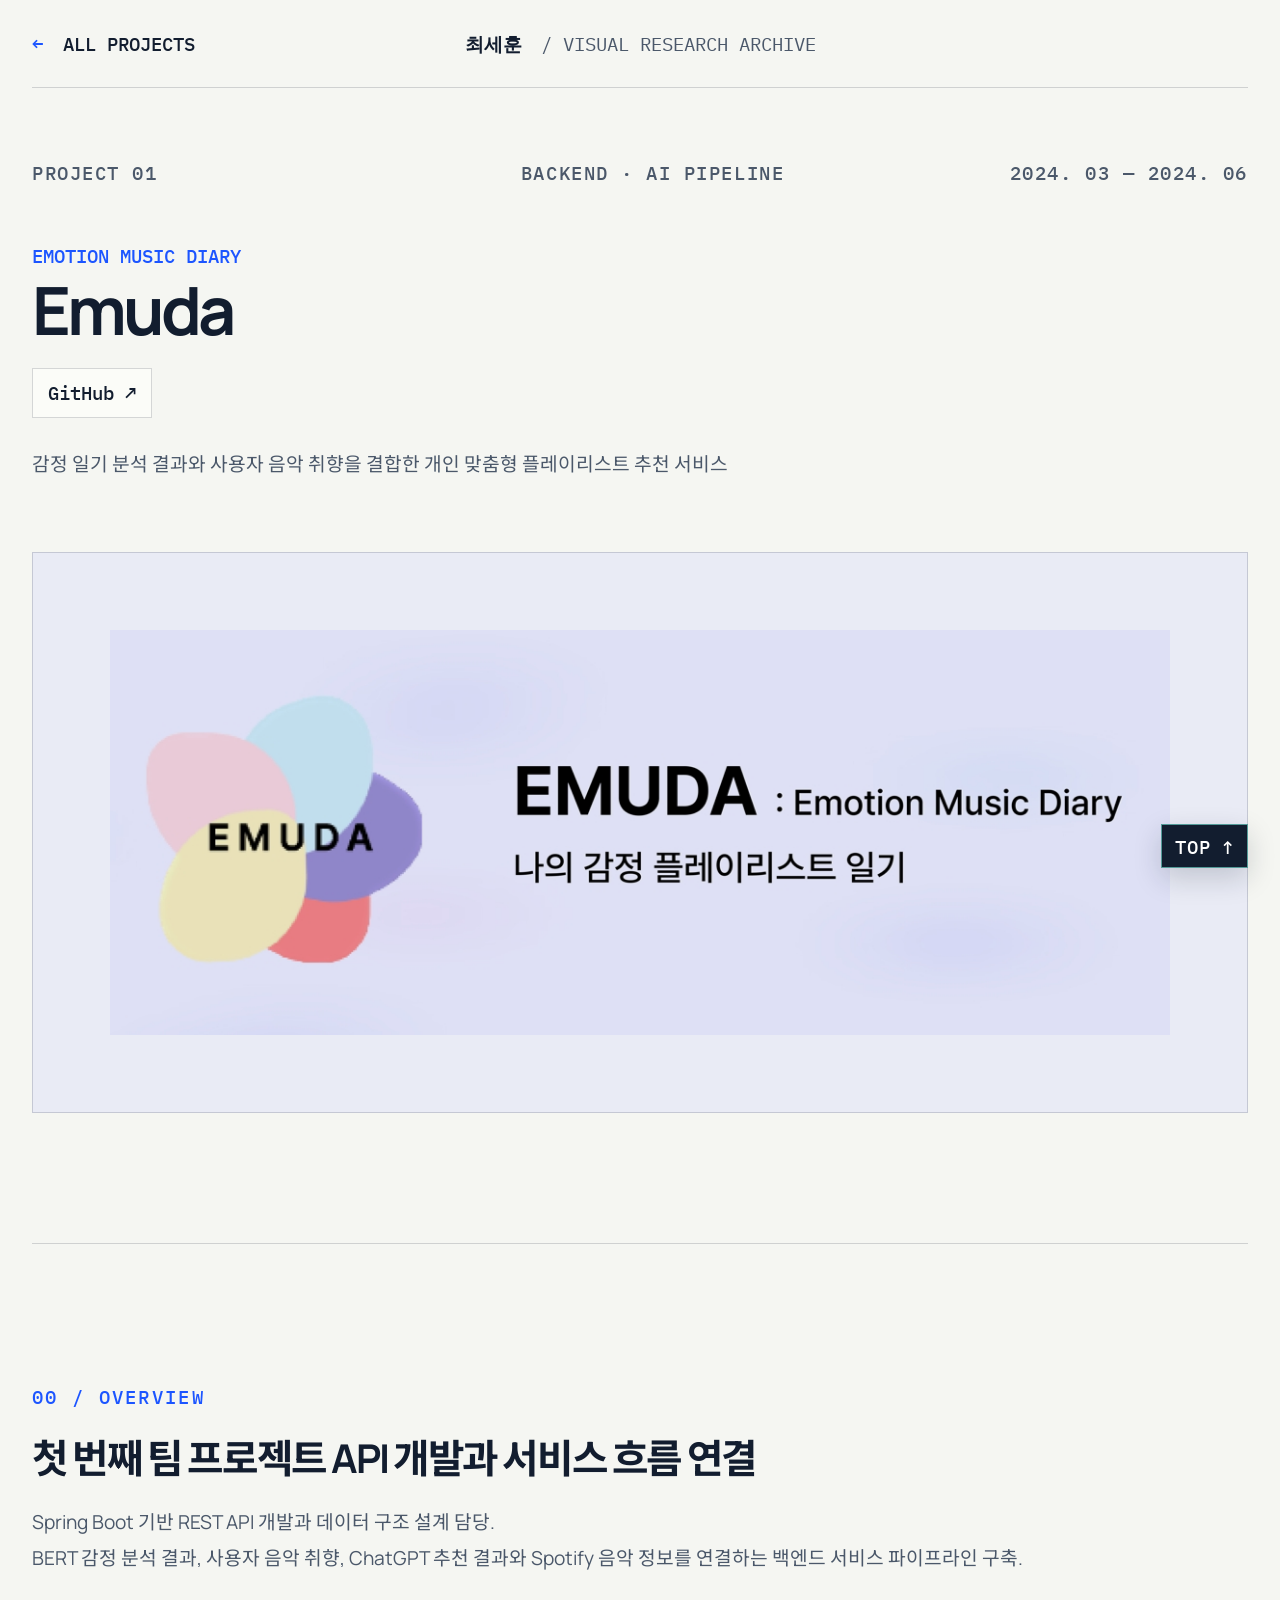
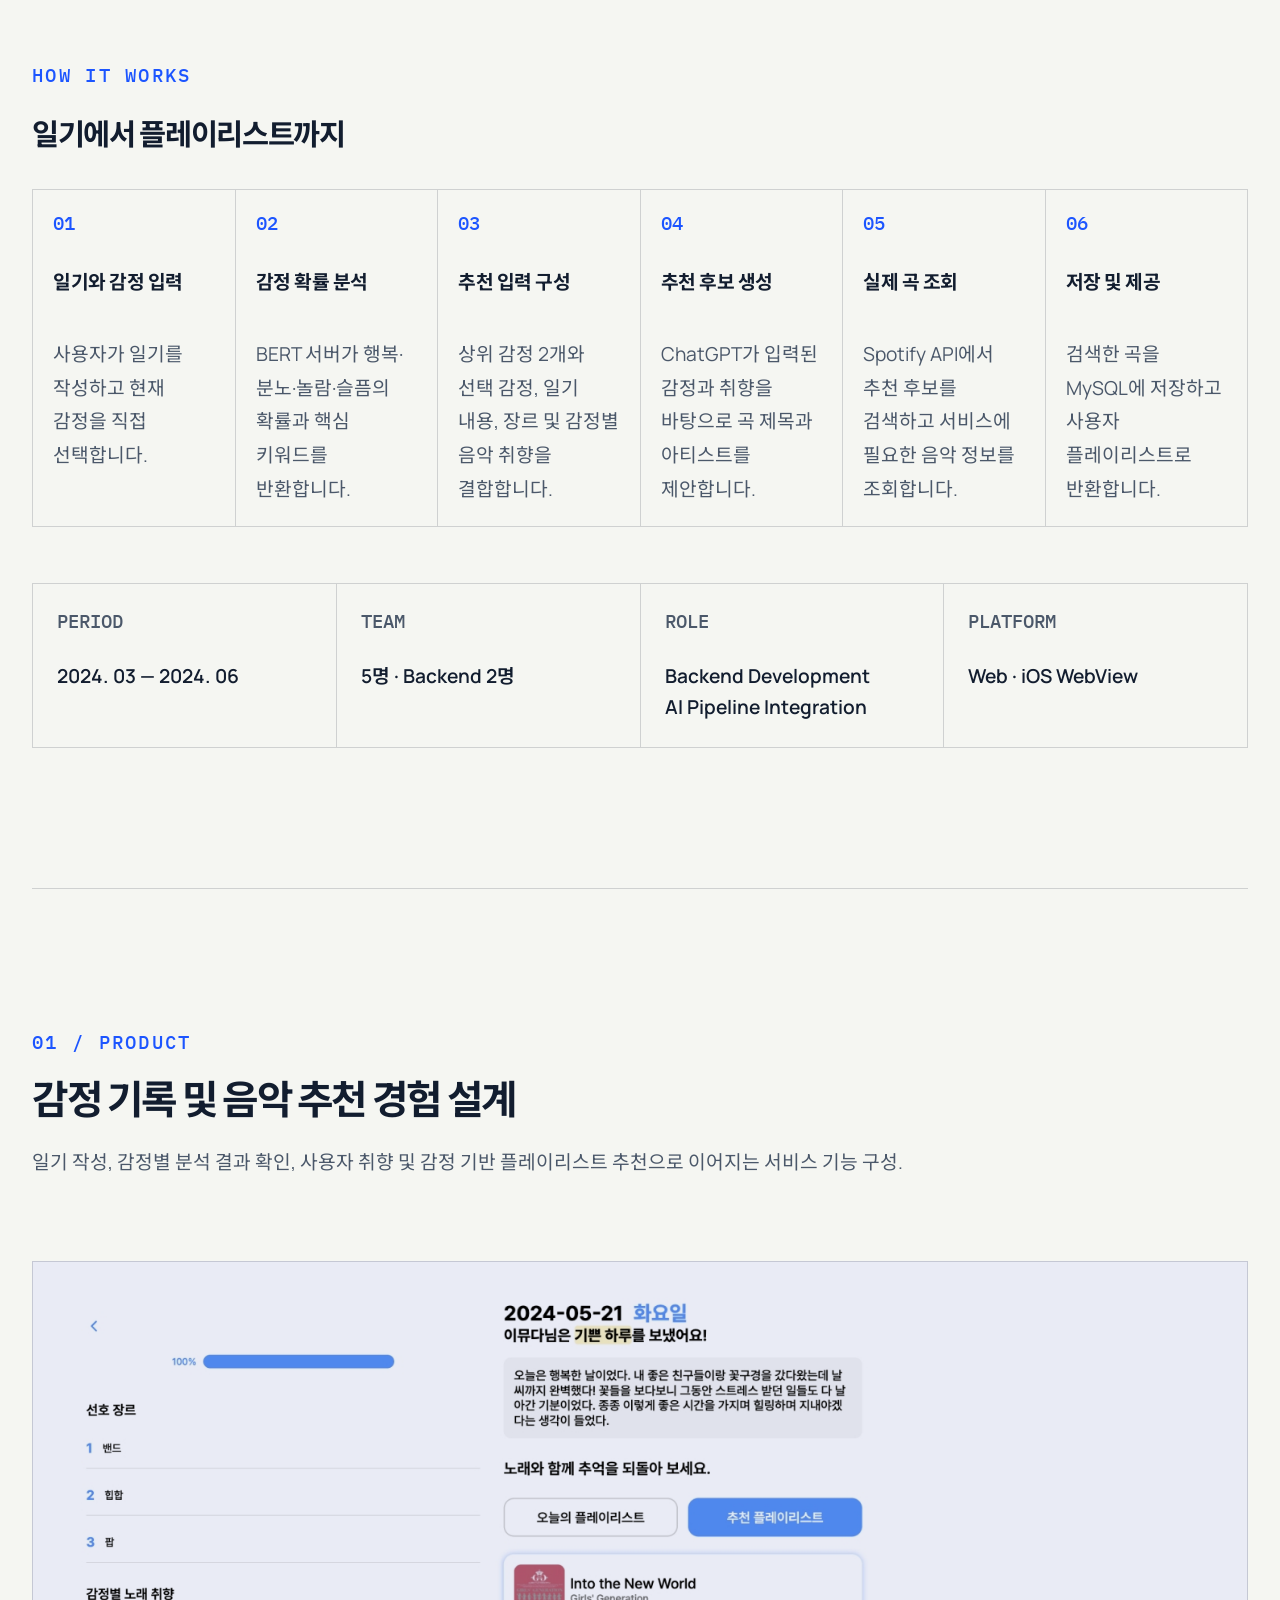
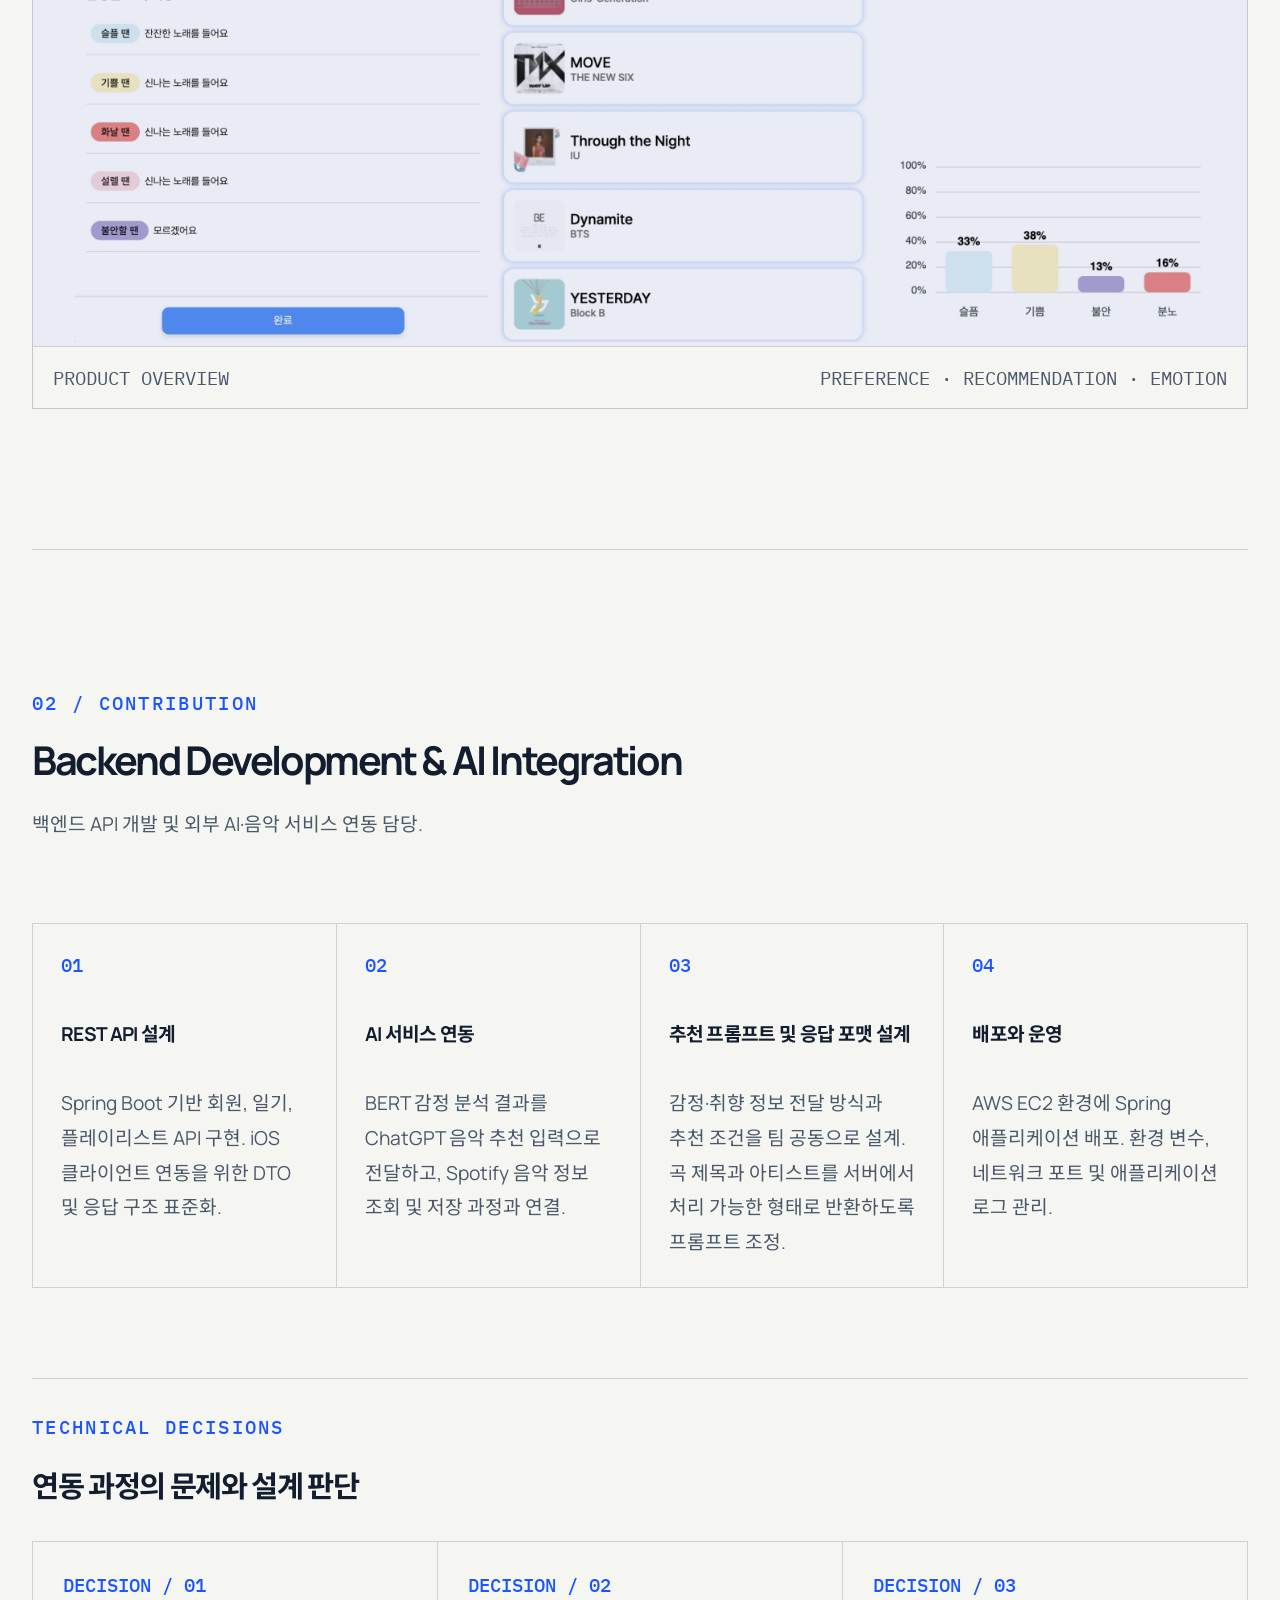
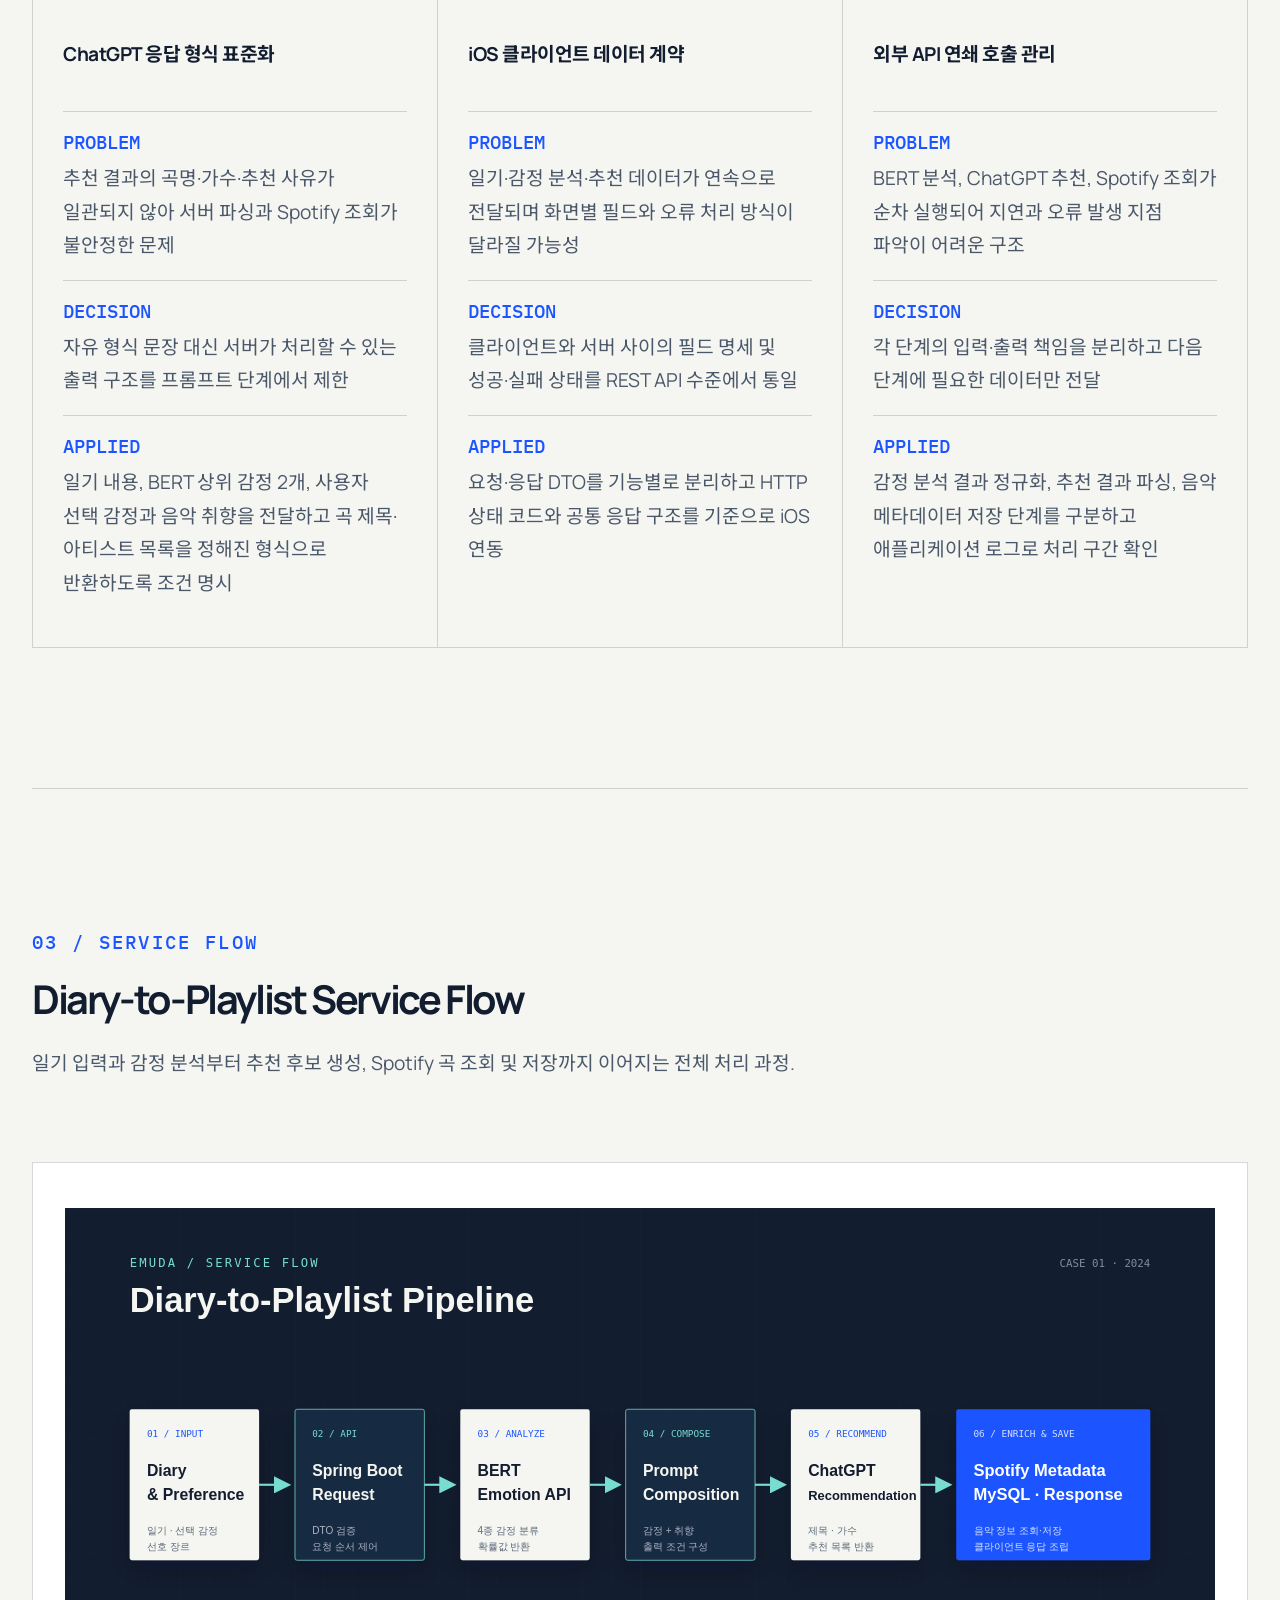
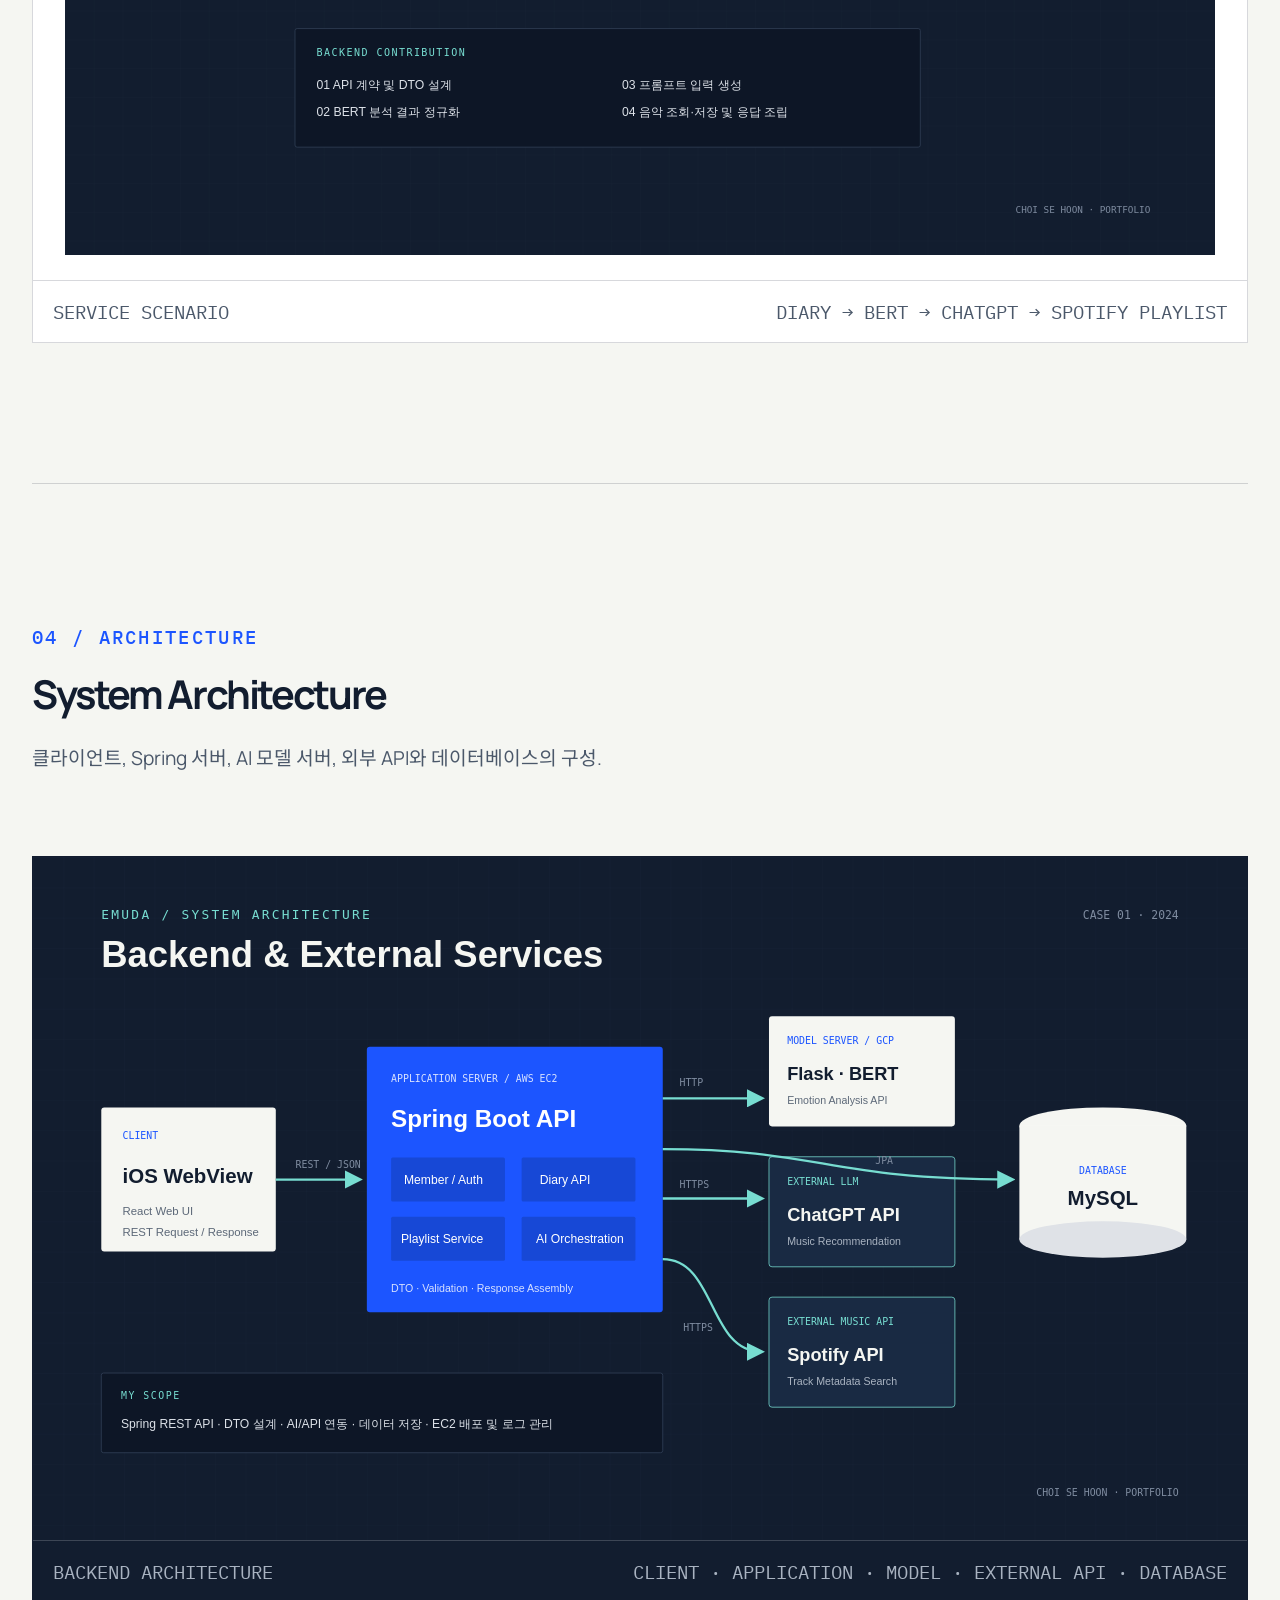
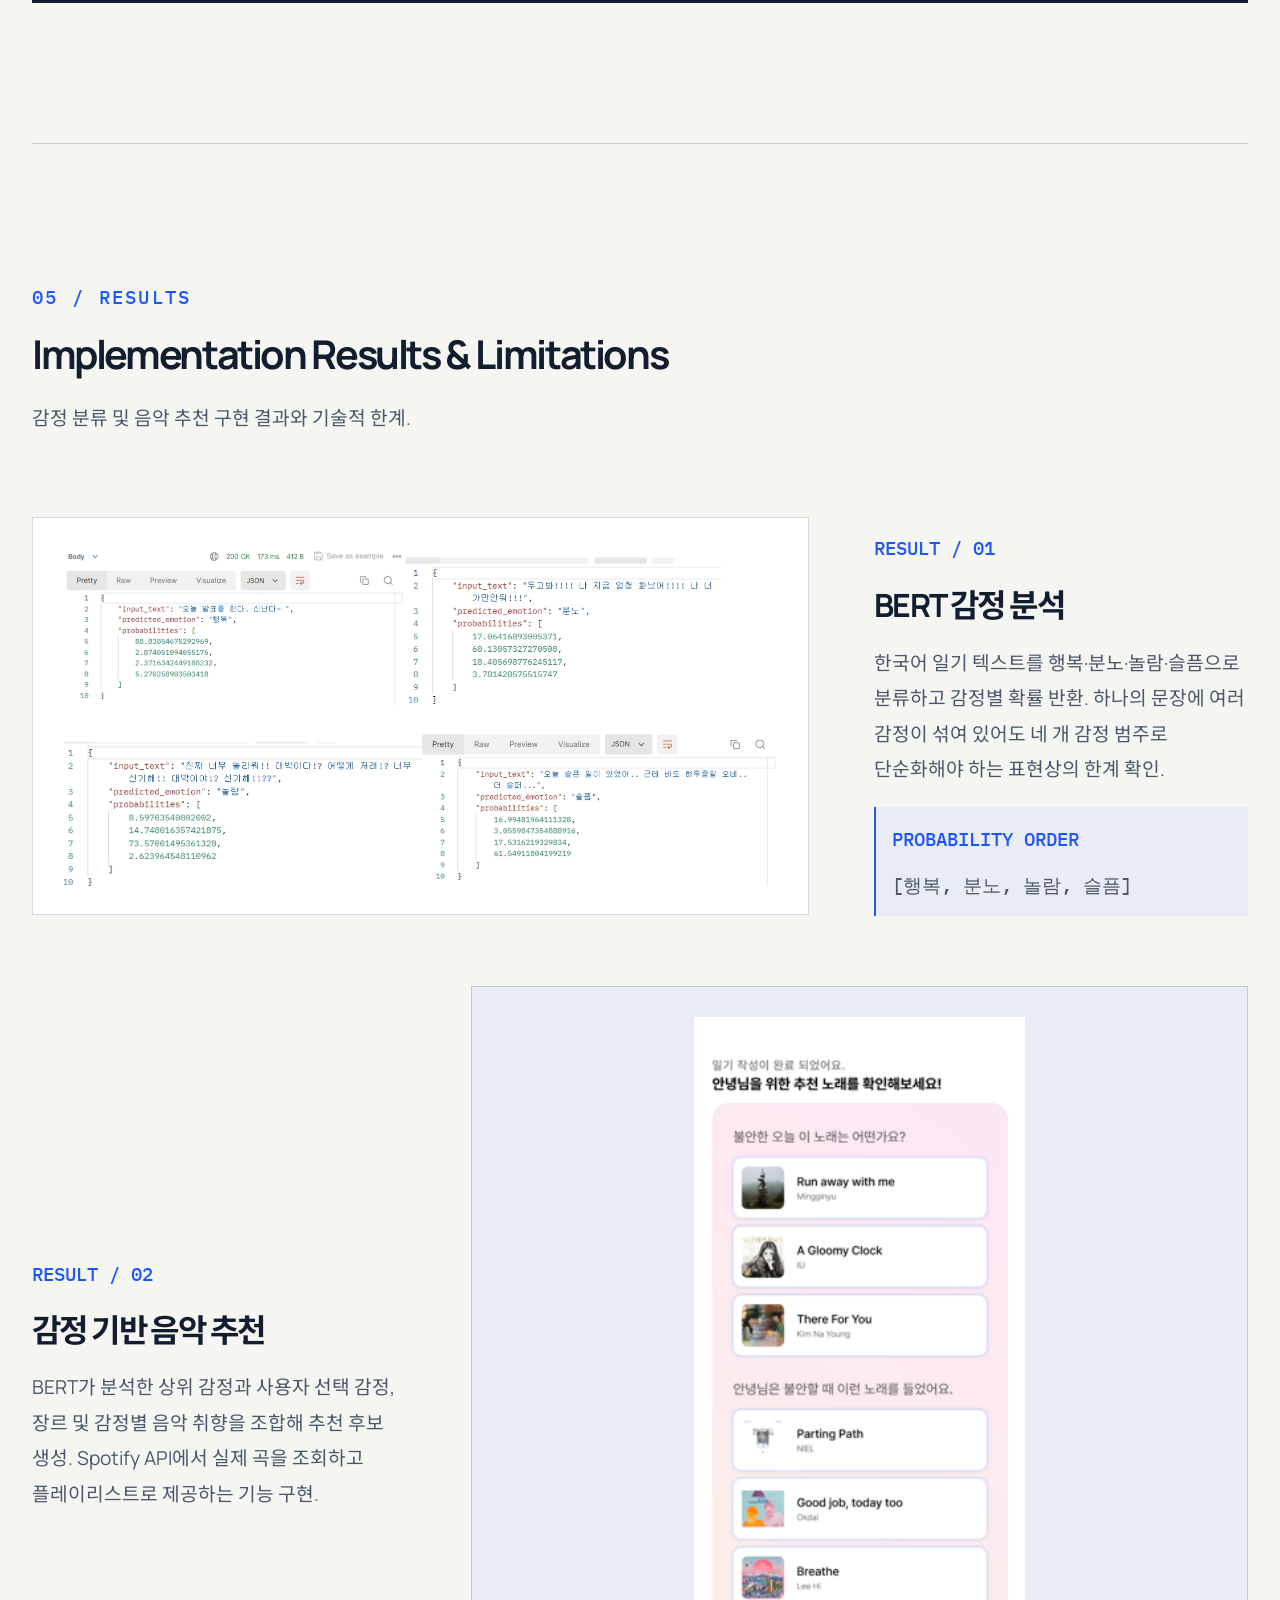
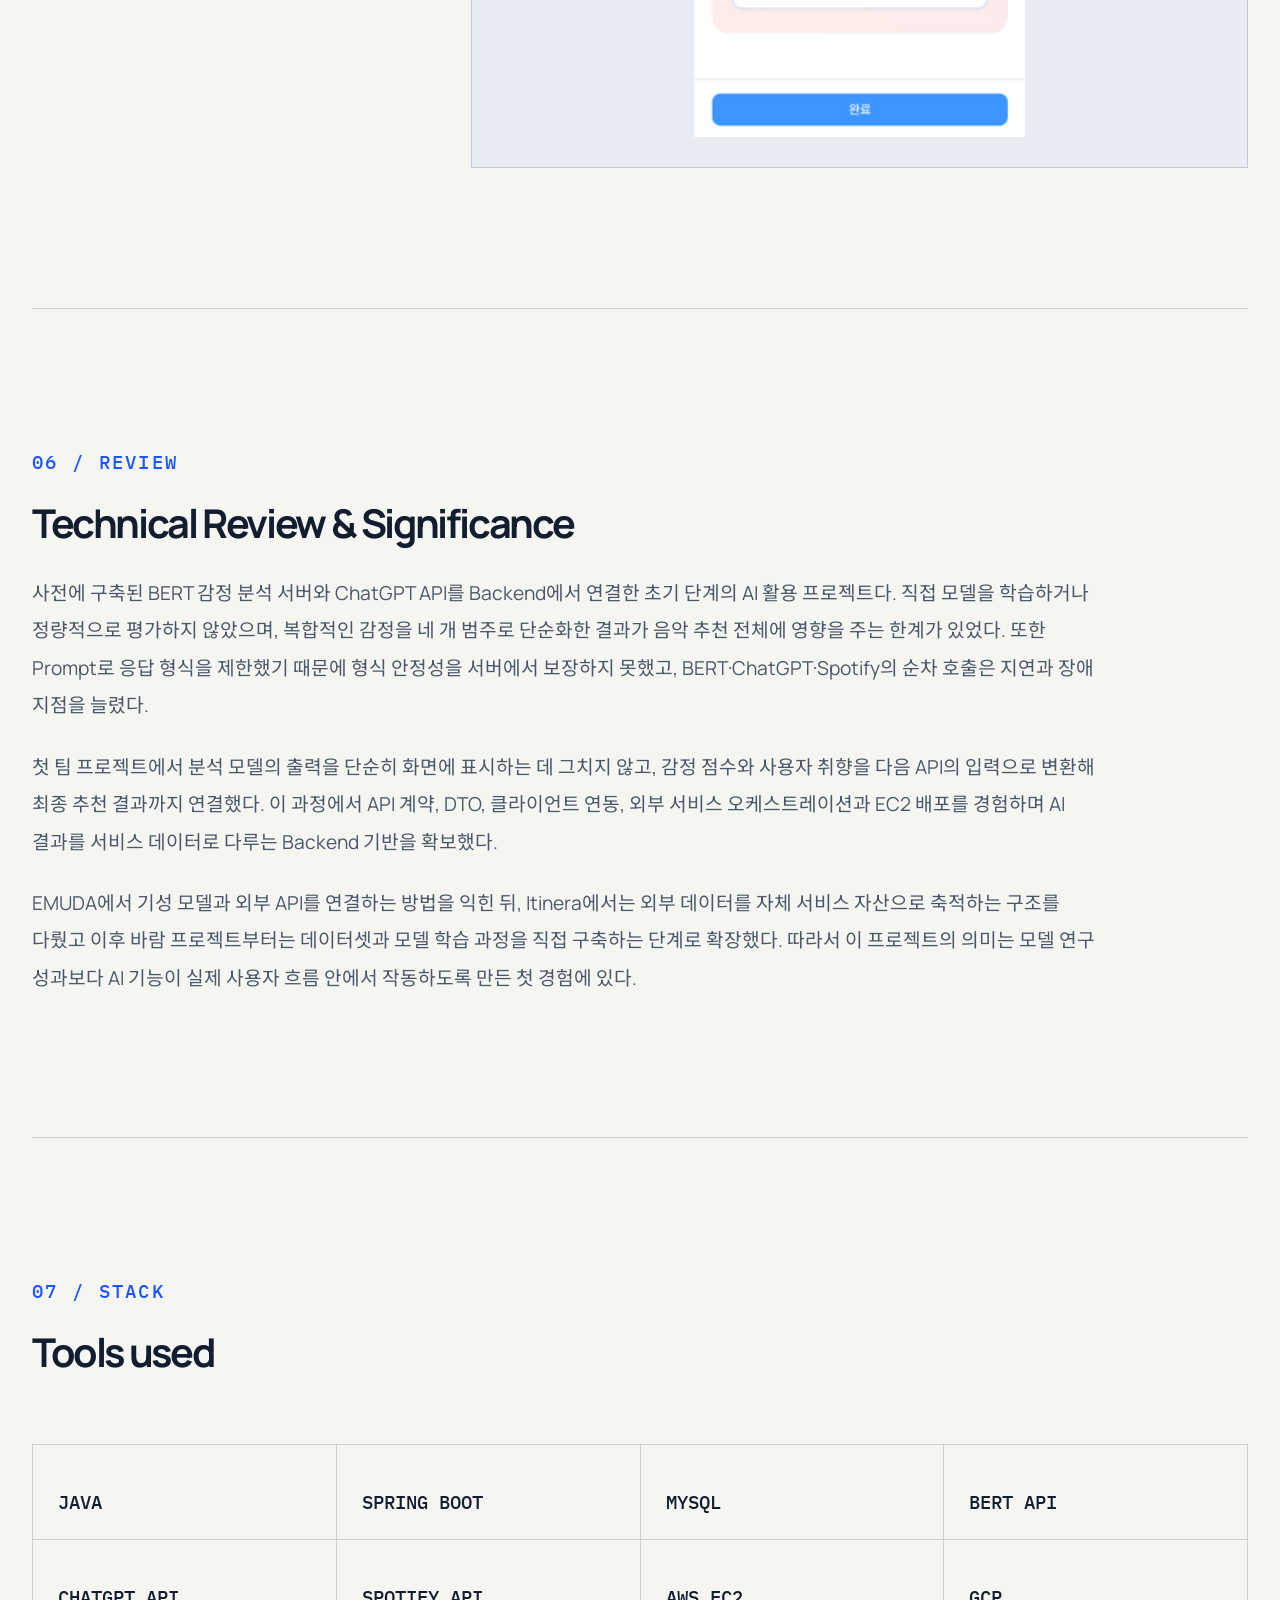
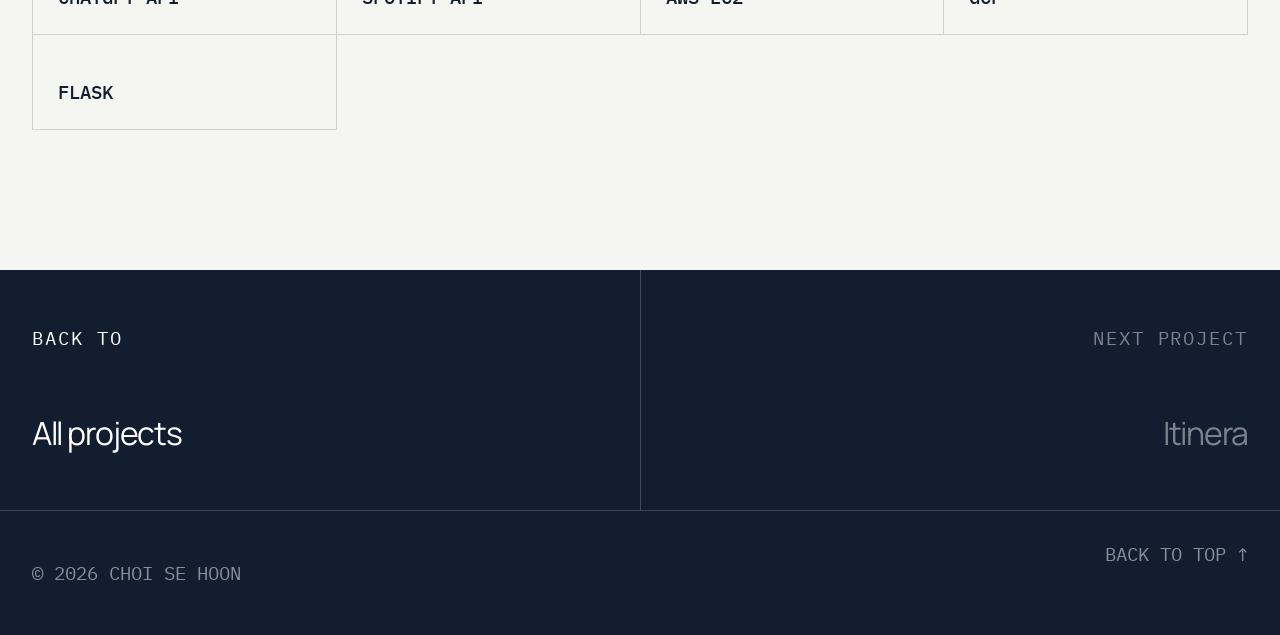
<file: projects/emuda.html>
<!doctype html>
<html lang="ko">
<head>
  <meta charset="UTF-8">
  <meta name="viewport" content="width=device-width, initial-scale=1.0">
  <meta name="description" content="감정 일기 분석과 음악 추천을 연결한 첫 팀 프로젝트, Emuda의 개발 기록입니다.">
  <meta name="theme-color" content="#f5f6f2">
  <link rel="canonical" href="https://csh0924.github.io/portfolio/projects/emuda.html">
  <link rel="icon" href="../assets/favicon.svg" type="image/svg+xml">
  <meta property="og:type" content="article">
  <meta property="og:locale" content="ko_KR">
  <meta property="og:site_name" content="Choi Se Hoon Portfolio">
  <meta property="og:title" content="Emuda | 최세훈 Portfolio">
  <meta property="og:description" content="감정 일기 분석과 음악 추천을 연결한 Backend 및 AI Pipeline 통합 프로젝트">
  <meta property="og:url" content="https://csh0924.github.io/portfolio/projects/emuda.html">
  <meta property="og:image" content="https://csh0924.github.io/portfolio/assets/projects/emuda/emuda-logo.jpg">
  <meta property="og:image:alt" content="Emuda Emotion Music Diary 로고">
  <meta name="twitter:card" content="summary_large_image">
  <title>Emuda | 최세훈 Portfolio</title>
  <link rel="preconnect" href="https://fonts.googleapis.com">
  <link rel="preconnect" href="https://fonts.gstatic.com" crossorigin>
  <link href="https://fonts.googleapis.com/css2?family=IBM+Plex+Mono:wght@400;500&family=Manrope:wght@400;500;600;700&family=Noto+Sans+KR:wght@400;500;600;700&display=swap" rel="stylesheet">
  <link rel="stylesheet" href="./project.css?v=20260804-1">
  <script src="./project.js?v=20260804-1" defer></script>
</head>
<body class="emuda-page">
  <a class="skip-link" href="#main">본문으로 바로가기</a>

  <header class="project-header">
    <a class="back-link" href="../index.html#work"><span aria-hidden="true">←</span> All projects</a>
    <a class="wordmark" href="../index.html">최세훈 <span>/ Visual Research Archive</span></a>
  </header>

  <main id="main">
    <section class="project-hero">
      <div class="hero-meta">
        <span>PROJECT 01</span>
        <span>BACKEND · AI PIPELINE</span>
        <span>2024. 03 — 2024. 06</span>
      </div>
      <div class="hero-title">
        <div>
          <p>Emotion Music Diary</p>
          <h1>Emuda</h1>
          <div class="hero-links">
            <a href="https://github.com/SSU-RETURN" target="_blank" rel="noreferrer">GitHub ↗</a>
          </div>
        </div>
        <p class="hero-summary">
          감정 일기 분석 결과와 사용자 음악 취향을 결합한
          개인 맞춤형 플레이리스트 추천 서비스
        </p>
      </div>
      <figure class="hero-image">
        <img loading="eager" decoding="async" fetchpriority="high" src="../assets/projects/emuda/emuda-logo.jpg" alt="Emuda 로고와 Emotion Music Diary 문구">
      </figure>
    </section>

    <section class="overview page-shell" aria-labelledby="overview-title">
      <p class="section-label">00 / OVERVIEW</p>
      <div class="overview-intro">
        <h2 id="overview-title">첫 번째 팀 프로젝트 API 개발과 서비스 흐름 연결</h2>
        <p>
          Spring Boot 기반 REST API 개발과 데이터 구조 설계 담당.<br>
          BERT 감정 분석 결과, 사용자 음악 취향, ChatGPT 추천 결과와
          Spotify 음악 정보를 연결하는 백엔드 서비스 파이프라인 구축.
        </p>
      </div>
      <div class="how-it-works" aria-labelledby="how-it-works-title">
        <div class="how-it-works-heading">
          <p class="section-label">HOW IT WORKS</p>
          <h3 id="how-it-works-title">일기에서 플레이리스트까지</h3>
        </div>
        <ol>
          <li>
            <span>01</span>
            <h4>일기와 감정 입력</h4>
            <p>사용자가 일기를 작성하고 현재 감정을 직접 선택합니다.</p>
          </li>
          <li>
            <span>02</span>
            <h4>감정 확률 분석</h4>
            <p>BERT 서버가 행복·분노·놀람·슬픔의 확률과 핵심 키워드를 반환합니다.</p>
          </li>
          <li>
            <span>03</span>
            <h4>추천 입력 구성</h4>
            <p>상위 감정 2개와 선택 감정, 일기 내용, 장르 및 감정별 음악 취향을 결합합니다.</p>
          </li>
          <li>
            <span>04</span>
            <h4>추천 후보 생성</h4>
            <p>ChatGPT가 입력된 감정과 취향을 바탕으로 곡 제목과 아티스트를 제안합니다.</p>
          </li>
          <li>
            <span>05</span>
            <h4>실제 곡 조회</h4>
            <p>Spotify API에서 추천 후보를 검색하고 서비스에 필요한 음악 정보를 조회합니다.</p>
          </li>
          <li>
            <span>06</span>
            <h4>저장 및 제공</h4>
            <p>검색한 곡을 MySQL에 저장하고 사용자 플레이리스트로 반환합니다.</p>
          </li>
        </ol>
      </div>
      <dl class="fact-grid">
        <div><dt>Period</dt><dd>2024. 03 — 2024. 06</dd></div>
        <div><dt>Team</dt><dd>5명 · Backend 2명</dd></div>
        <div><dt>Role</dt><dd>Backend Development<br>AI Pipeline Integration</dd></div>
        <div><dt>Platform</dt><dd>Web · iOS WebView</dd></div>
      </dl>
    </section>

    <section class="visual-section page-shell" aria-labelledby="product-title">
      <div class="section-heading">
        <p class="section-label">01 / PRODUCT</p>
        <div>
          <h2 id="product-title">감정 기록 및 음악 추천 경험 설계</h2>
          <p>
            일기 작성, 감정별 분석 결과 확인, 사용자 취향 및 감정 기반
            플레이리스트 추천으로 이어지는 서비스 기능 구성.
          </p>
        </div>
      </div>
      <figure class="media-frame media-light">
        <img loading="lazy" decoding="async" src="../assets/projects/emuda/emuda-cover.jpg" alt="음악 취향 설정, 감정 기반 추천 플레이리스트, 일기 감정 분석 결과 화면">
        <figcaption><span>PRODUCT OVERVIEW</span><span>Preference · Recommendation · Emotion</span></figcaption>
      </figure>
    </section>

    <section class="contribution page-shell" aria-labelledby="contribution-title">
      <div class="section-heading">
        <p class="section-label">02 / CONTRIBUTION</p>
        <div>
          <h2 id="contribution-title">Backend Development &amp; AI Integration</h2>
          <p>백엔드 API 개발 및 외부 AI·음악 서비스 연동 담당.</p>
        </div>
      </div>
      <div class="contribution-grid">
        <article>
          <span>01</span>
          <h3>REST API 설계</h3>
          <p>Spring Boot 기반 회원, 일기, 플레이리스트 API 구현. iOS 클라이언트 연동을 위한 DTO 및 응답 구조 표준화.</p>
        </article>
        <article>
          <span>02</span>
          <h3>AI 서비스 연동</h3>
          <p>BERT 감정 분석 결과를 ChatGPT 음악 추천 입력으로 전달하고, Spotify 음악 정보 조회 및 저장 과정과 연결.</p>
        </article>
        <article>
          <span>03</span>
          <h3>추천 프롬프트 및 응답 포맷 설계</h3>
          <p>감정·취향 정보 전달 방식과 추천 조건을 팀 공동으로 설계. 곡 제목과 아티스트를 서버에서 처리 가능한 형태로 반환하도록 프롬프트 조정.</p>
        </article>
        <article>
          <span>04</span>
          <h3>배포와 운영</h3>
          <p>AWS EC2 환경에 Spring 애플리케이션 배포. 환경 변수, 네트워크 포트 및 애플리케이션 로그 관리.</p>
        </article>
      </div>

      <div class="decision-heading">
        <p class="section-label">TECHNICAL DECISIONS</p>
        <h3>연동 과정의 문제와 설계 판단</h3>
      </div>
      <div class="decision-grid">
        <article>
          <p class="decision-index">DECISION / 01</p>
          <h3>ChatGPT 응답 형식 표준화</h3>
          <dl>
            <div><dt>Problem</dt><dd>추천 결과의 곡명·가수·추천 사유가 일관되지 않아 서버 파싱과 Spotify 조회가 불안정한 문제</dd></div>
            <div><dt>Decision</dt><dd>자유 형식 문장 대신 서버가 처리할 수 있는 출력 구조를 프롬프트 단계에서 제한</dd></div>
            <div><dt>Applied</dt><dd>일기 내용, BERT 상위 감정 2개, 사용자 선택 감정과 음악 취향을 전달하고 곡 제목·아티스트 목록을 정해진 형식으로 반환하도록 조건 명시</dd></div>
          </dl>
        </article>
        <article>
          <p class="decision-index">DECISION / 02</p>
          <h3>iOS 클라이언트 데이터 계약</h3>
          <dl>
            <div><dt>Problem</dt><dd>일기·감정 분석·추천 데이터가 연속으로 전달되며 화면별 필드와 오류 처리 방식이 달라질 가능성</dd></div>
            <div><dt>Decision</dt><dd>클라이언트와 서버 사이의 필드 명세 및 성공·실패 상태를 REST API 수준에서 통일</dd></div>
            <div><dt>Applied</dt><dd>요청·응답 DTO를 기능별로 분리하고 HTTP 상태 코드와 공통 응답 구조를 기준으로 iOS 연동</dd></div>
          </dl>
        </article>
        <article>
          <p class="decision-index">DECISION / 03</p>
          <h3>외부 API 연쇄 호출 관리</h3>
          <dl>
            <div><dt>Problem</dt><dd>BERT 분석, ChatGPT 추천, Spotify 조회가 순차 실행되어 지연과 오류 발생 지점 파악이 어려운 구조</dd></div>
            <div><dt>Decision</dt><dd>각 단계의 입력·출력 책임을 분리하고 다음 단계에 필요한 데이터만 전달</dd></div>
            <div><dt>Applied</dt><dd>감정 분석 결과 정규화, 추천 결과 파싱, 음악 메타데이터 저장 단계를 구분하고 애플리케이션 로그로 처리 구간 확인</dd></div>
          </dl>
        </article>
      </div>
    </section>

    <section class="flow page-shell" aria-labelledby="flow-title">
      <div class="section-heading">
        <p class="section-label">03 / SERVICE FLOW</p>
        <div>
          <h2 id="flow-title">Diary-to-Playlist Service Flow</h2>
          <p>일기 입력과 감정 분석부터 추천 후보 생성, Spotify 곡 조회 및 저장까지 이어지는 전체 처리 과정.</p>
        </div>
      </div>
      <figure class="media-frame diagram-frame">
        <img loading="lazy" decoding="async" src="../assets/projects/emuda/emuda-service-flow.svg" alt="일기와 취향 입력, Spring Boot API, BERT 감정 분석, 프롬프트 생성, ChatGPT 추천, Spotify 조회와 저장으로 이어지는 서비스 흐름도">
        <figcaption><span>SERVICE SCENARIO</span><span>Diary → BERT → ChatGPT → Spotify Playlist</span></figcaption>
      </figure>
    </section>

    <section class="architecture page-shell" aria-labelledby="architecture-title">
      <div class="section-heading">
        <p class="section-label">04 / ARCHITECTURE</p>
        <div>
          <h2 id="architecture-title">System Architecture</h2>
          <p>클라이언트, Spring 서버, AI 모델 서버, 외부 API와 데이터베이스의 구성.</p>
        </div>
      </div>
      <figure class="media-frame architecture-frame">
        <img loading="lazy" decoding="async" src="../assets/projects/emuda/emuda-architecture.svg" alt="iOS WebView, AWS EC2의 Spring Boot 서버, GCP의 Flask BERT 서버, ChatGPT와 Spotify API, MySQL 구성도">
        <figcaption><span>BACKEND ARCHITECTURE</span><span>Client · Application · Model · External API · Database</span></figcaption>
      </figure>
    </section>

    <section class="results page-shell" aria-labelledby="results-title">
      <div class="section-heading">
        <p class="section-label">05 / RESULTS</p>
        <div>
          <h2 id="results-title">Implementation Results &amp; Limitations</h2>
          <p>감정 분류 및 음악 추천 구현 결과와 기술적 한계.</p>
        </div>
      </div>

      <div class="result-grid">
        <article class="result-card">
          <figure>
            <img loading="lazy" decoding="async" src="../assets/projects/emuda/emuda-emotion-result.jpg" alt="행복, 분노, 놀람, 슬픔 문장에 대한 BERT 감정 분류 확률 출력">
          </figure>
          <div>
            <p class="result-index">RESULT / 01</p>
            <h3>BERT 감정 분석</h3>
            <p>
              한국어 일기 텍스트를 행복·분노·놀람·슬픔으로 분류하고 감정별 확률 반환.
              하나의 문장에 여러 감정이 섞여 있어도 네 개 감정 범주로 단순화해야 하는 표현상의 한계 확인.
            </p>
            <p class="result-note"><span>PROBABILITY ORDER</span>[행복, 분노, 놀람, 슬픔]</p>
          </div>
        </article>

        <article class="result-card">
          <figure class="phone-result">
            <img loading="lazy" decoding="async" src="../assets/projects/emuda/emuda-recommendation-result.png" alt="일기 감정과 과거 청취 음악을 기반으로 생성한 추천 플레이리스트 화면">
          </figure>
          <div>
            <p class="result-index">RESULT / 02</p>
            <h3>감정 기반 음악 추천</h3>
            <p>
              BERT가 분석한 상위 감정과 사용자 선택 감정, 장르 및 감정별 음악 취향을 조합해 추천 후보 생성.
              Spotify API에서 실제 곡을 조회하고 플레이리스트로 제공하는 기능 구현.
            </p>
          </div>
        </article>
      </div>
    </section>

    <section class="learning page-shell" aria-labelledby="learning-title">
      <p class="section-label">06 / REVIEW</p>
      <div class="learning-layout">
        <h2 id="learning-title">Technical Review &amp; Significance</h2>
        <div>
          <p>
            사전에 구축된 BERT 감정 분석 서버와 ChatGPT API를 Backend에서 연결한 초기 단계의 AI 활용 프로젝트다. 직접 모델을 학습하거나 정량적으로 평가하지 않았으며, 복합적인 감정을 네 개 범주로 단순화한 결과가 음악 추천 전체에 영향을 주는 한계가 있었다. 또한 Prompt로 응답 형식을 제한했기 때문에 형식 안정성을 서버에서 보장하지 못했고, BERT·ChatGPT·Spotify의 순차 호출은 지연과 장애 지점을 늘렸다.
          </p>
          <p>
            첫 팀 프로젝트에서 분석 모델의 출력을 단순히 화면에 표시하는 데 그치지 않고, 감정 점수와 사용자 취향을 다음 API의 입력으로 변환해 최종 추천 결과까지 연결했다. 이 과정에서 API 계약, DTO, 클라이언트 연동, 외부 서비스 오케스트레이션과 EC2 배포를 경험하며 AI 결과를 서비스 데이터로 다루는 Backend 기반을 확보했다.
          </p>
          <p>
            EMUDA에서 기성 모델과 외부 API를 연결하는 방법을 익힌 뒤, Itinera에서는 외부 데이터를 자체 서비스 자산으로 축적하는 구조를 다뤘고 이후 바람 프로젝트부터는 데이터셋과 모델 학습 과정을 직접 구축하는 단계로 확장했다. 따라서 이 프로젝트의 의미는 모델 연구 성과보다 AI 기능이 실제 사용자 흐름 안에서 작동하도록 만든 첫 경험에 있다.
          </p>
        </div>
      </div>
    </section>

    <section class="stack page-shell" aria-labelledby="stack-title">
      <p class="section-label">07 / STACK</p>
      <h2 id="stack-title">Tools used</h2>
      <ul>
        <li>Java</li>
        <li>Spring Boot</li>
        <li>MySQL</li>
        <li>BERT API</li>
        <li>ChatGPT API</li>
        <li>Spotify API</li>
        <li>AWS EC2</li>
        <li>GCP</li>
        <li>Flask</li>
      </ul>
    </section>

    <nav class="project-navigation" aria-label="프로젝트 이동">
      <a href="../index.html#work"><span>BACK TO</span>All projects</a>
      <a href="./itinera.html"><span>NEXT PROJECT</span>Itinera</a>
    </nav>
  </main>

  <footer>
    <p>© <span id="year">2026</span> Choi Se Hoon</p>
    <a href="#main">Back to top ↑</a>
  </footer>

  <button class="floating-top" type="button" aria-label="맨 위로 이동" title="맨 위로 이동">TOP ↑</button>
</body>
</html>
</file>
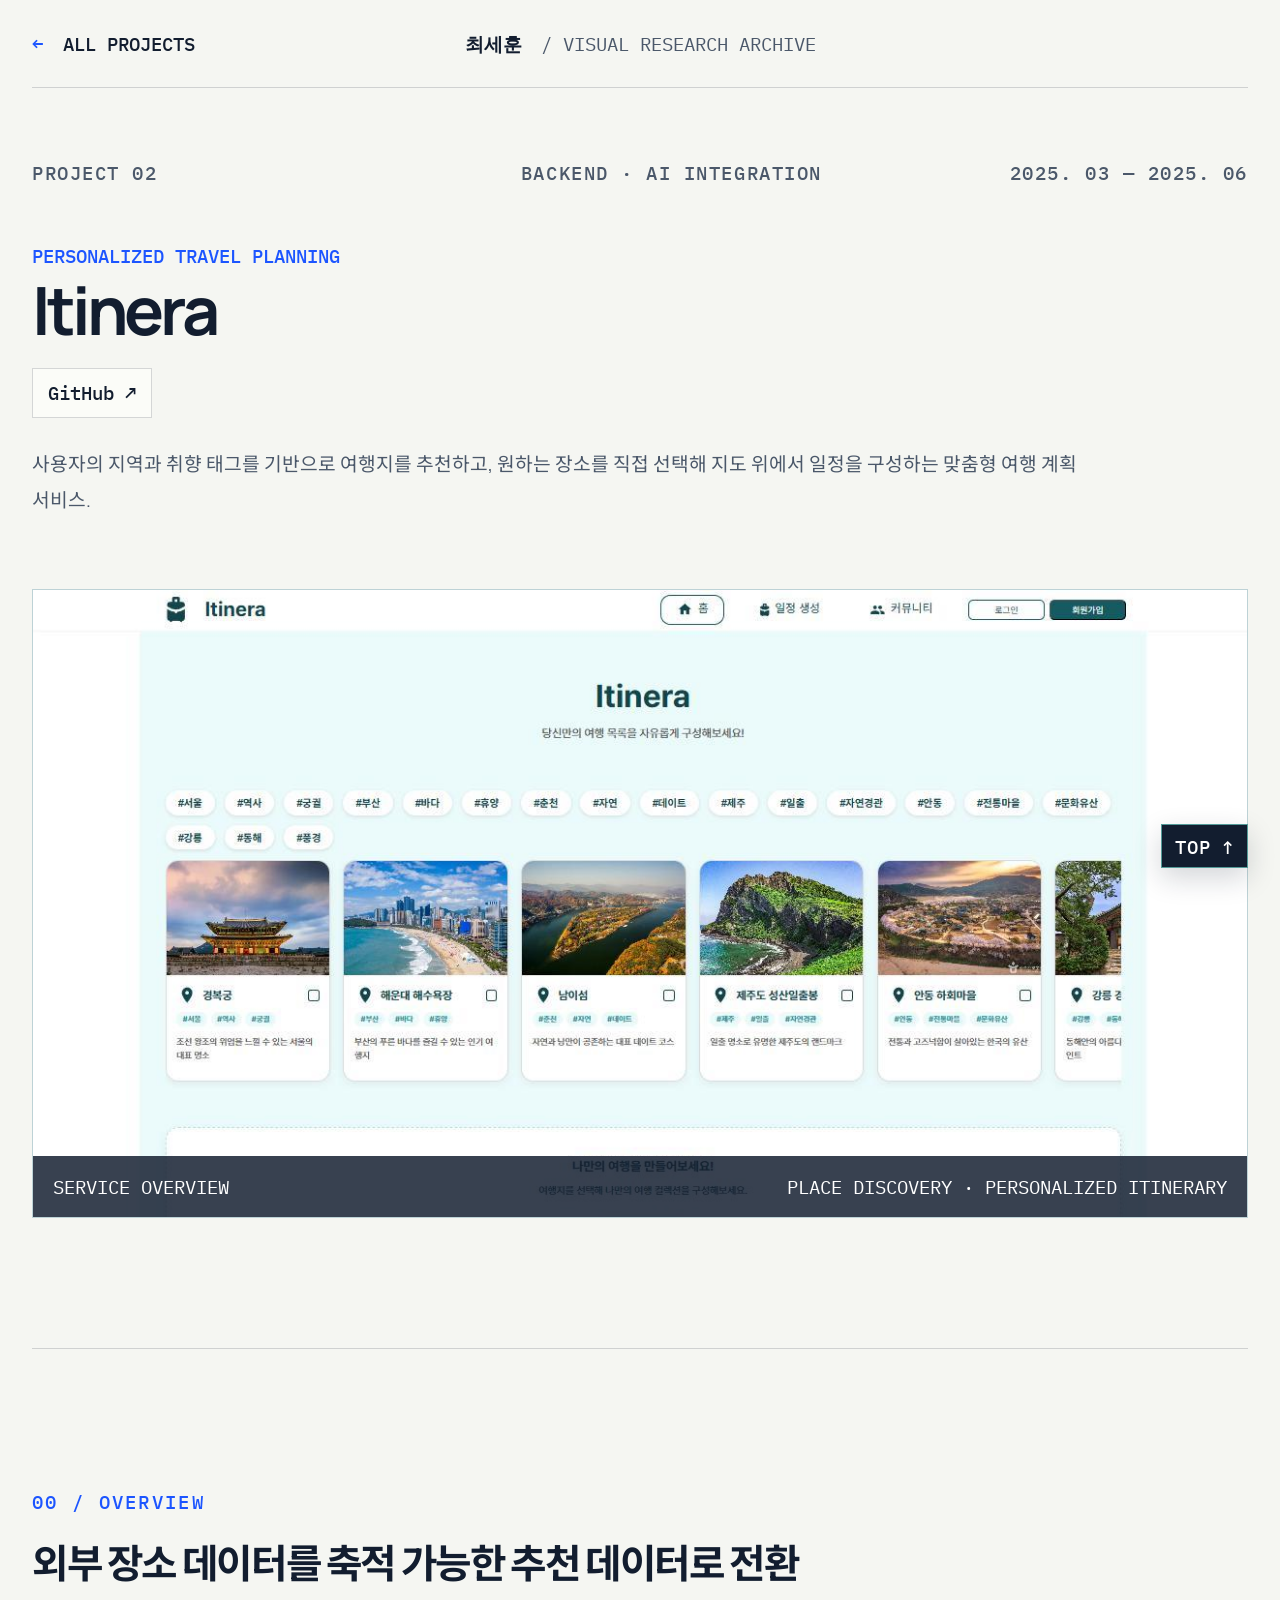
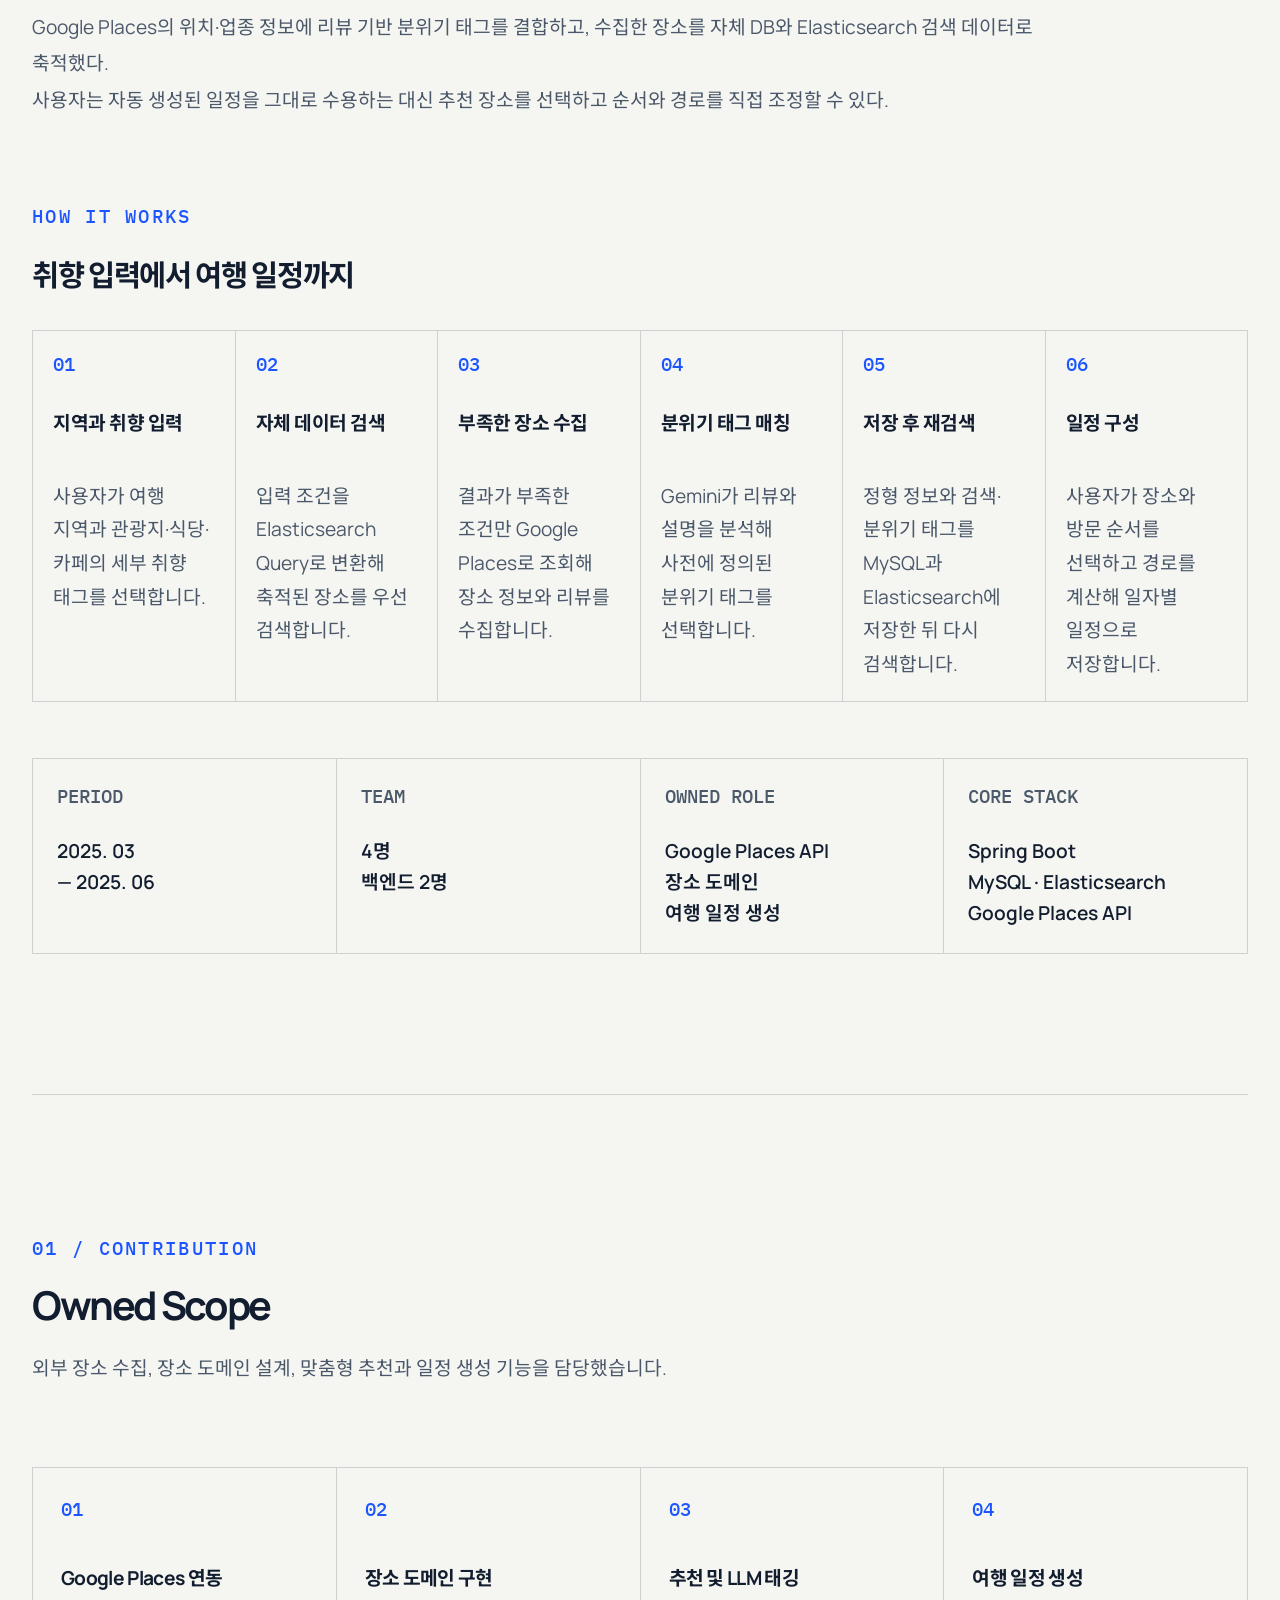
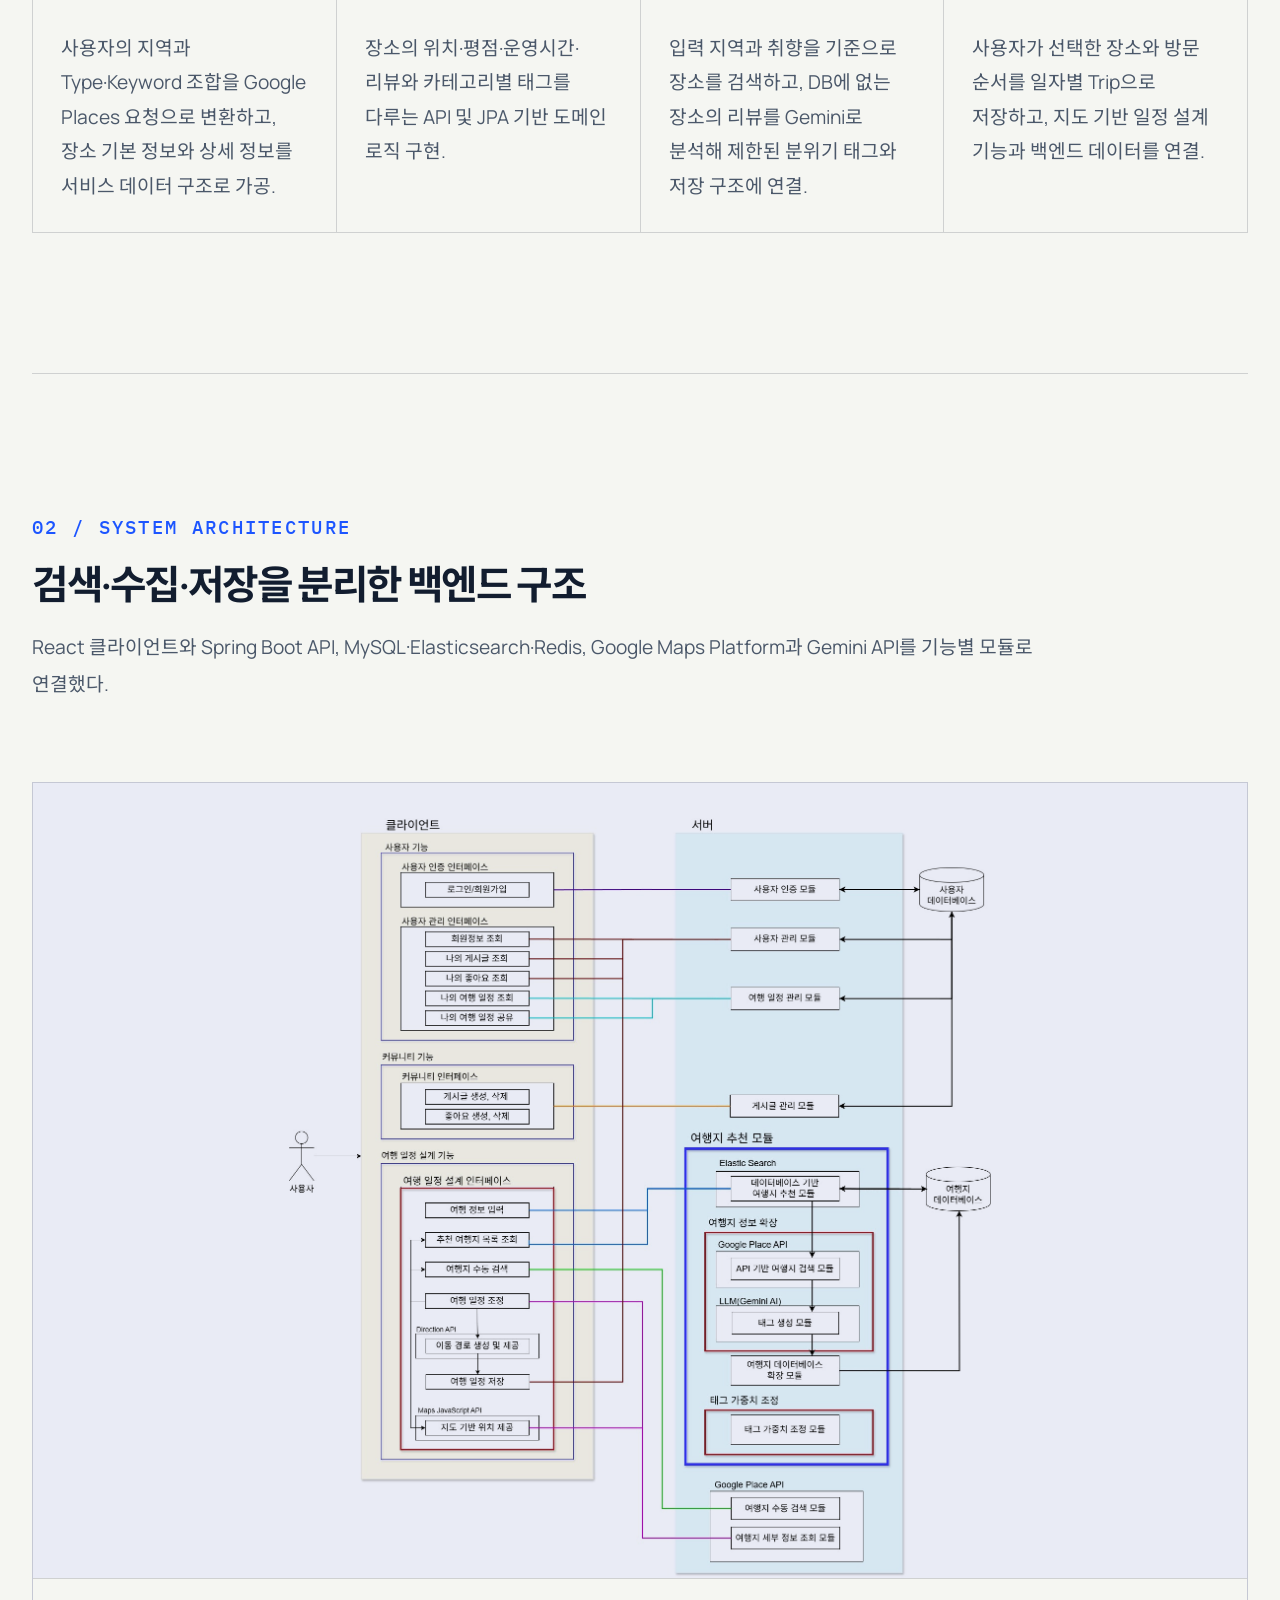
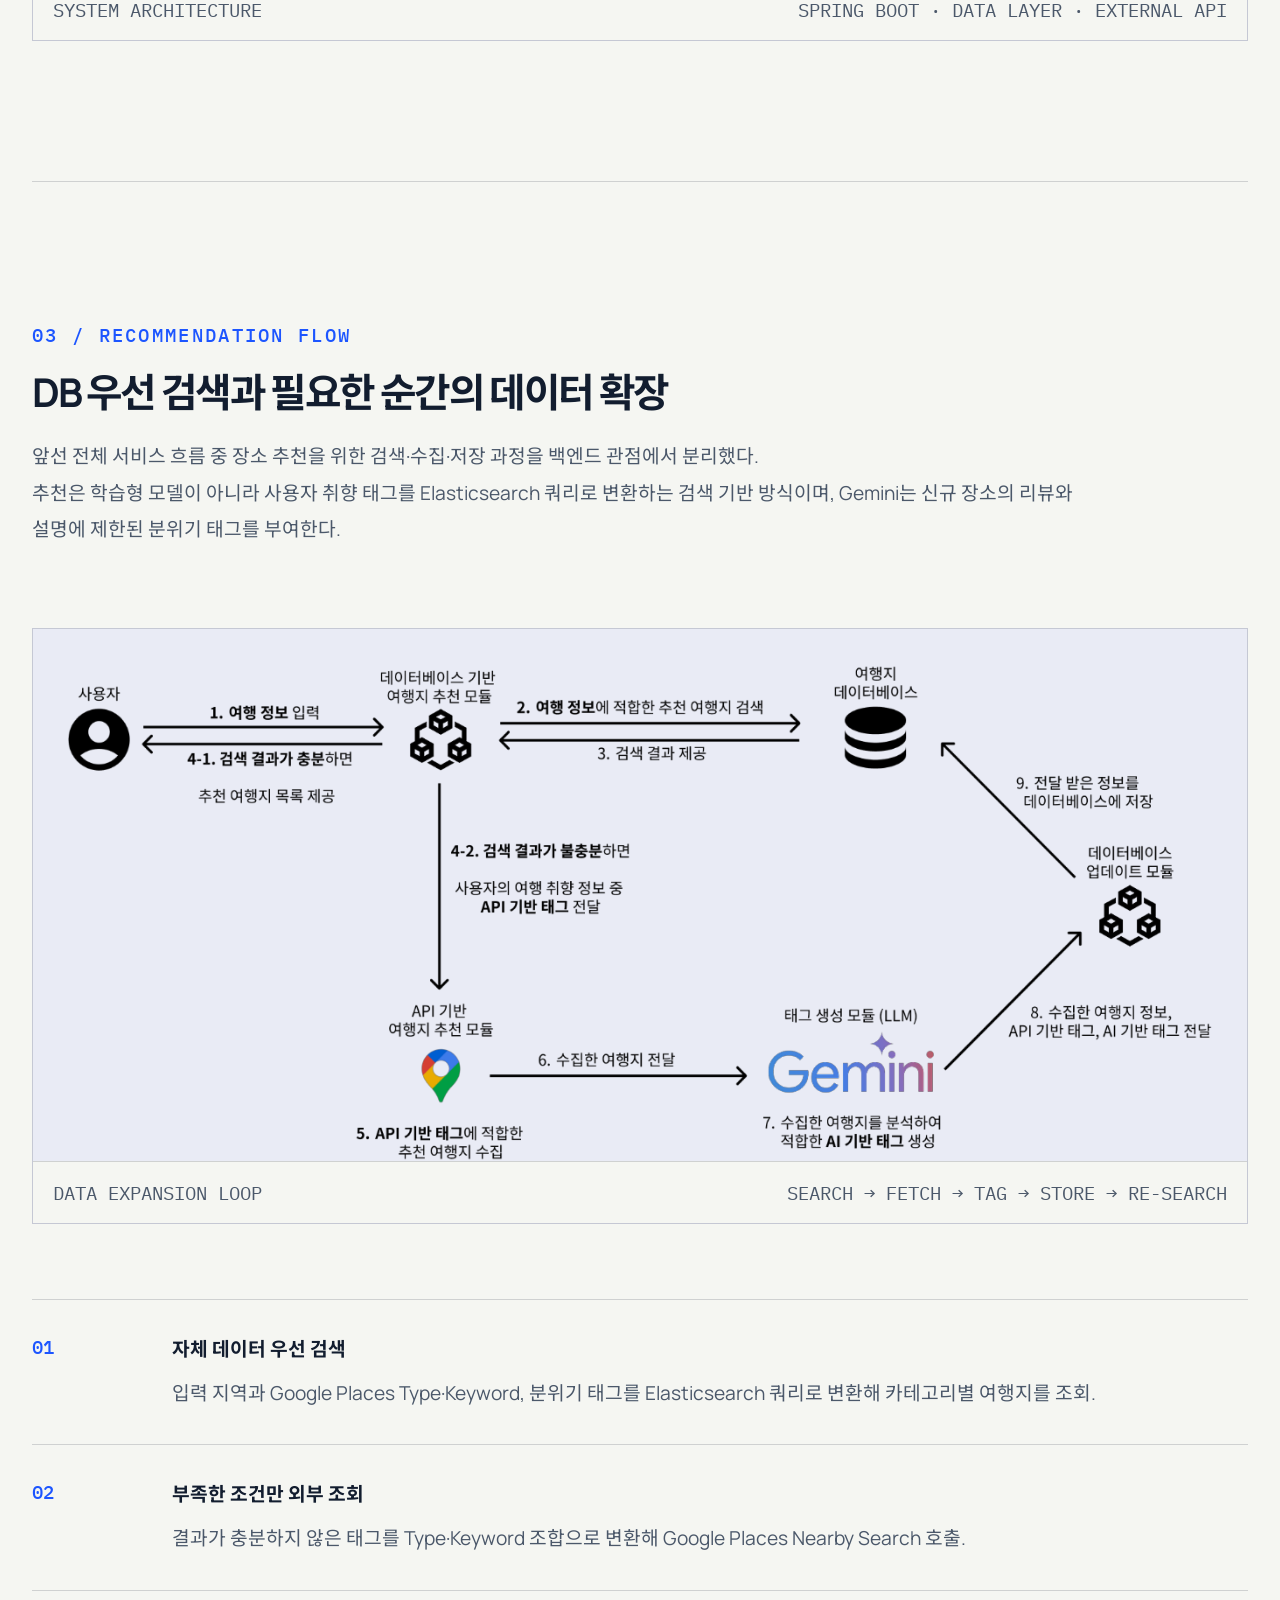
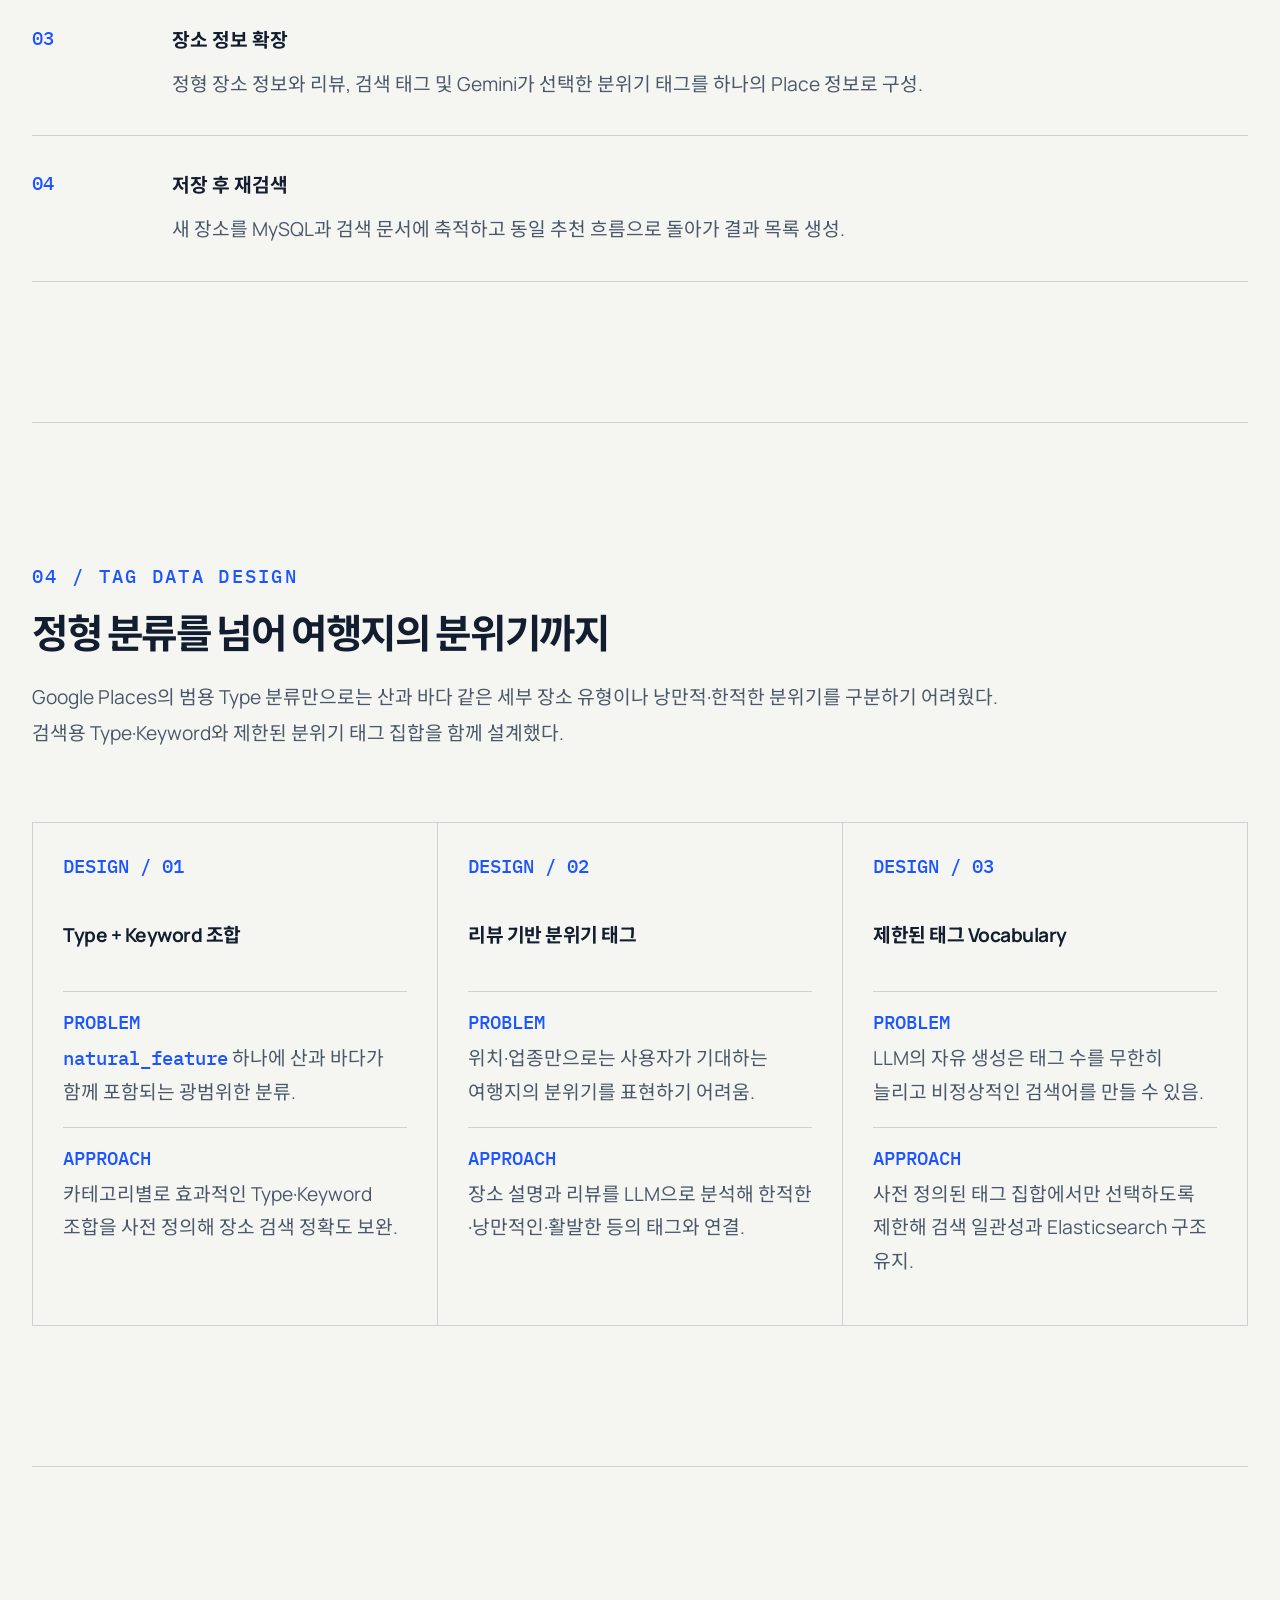
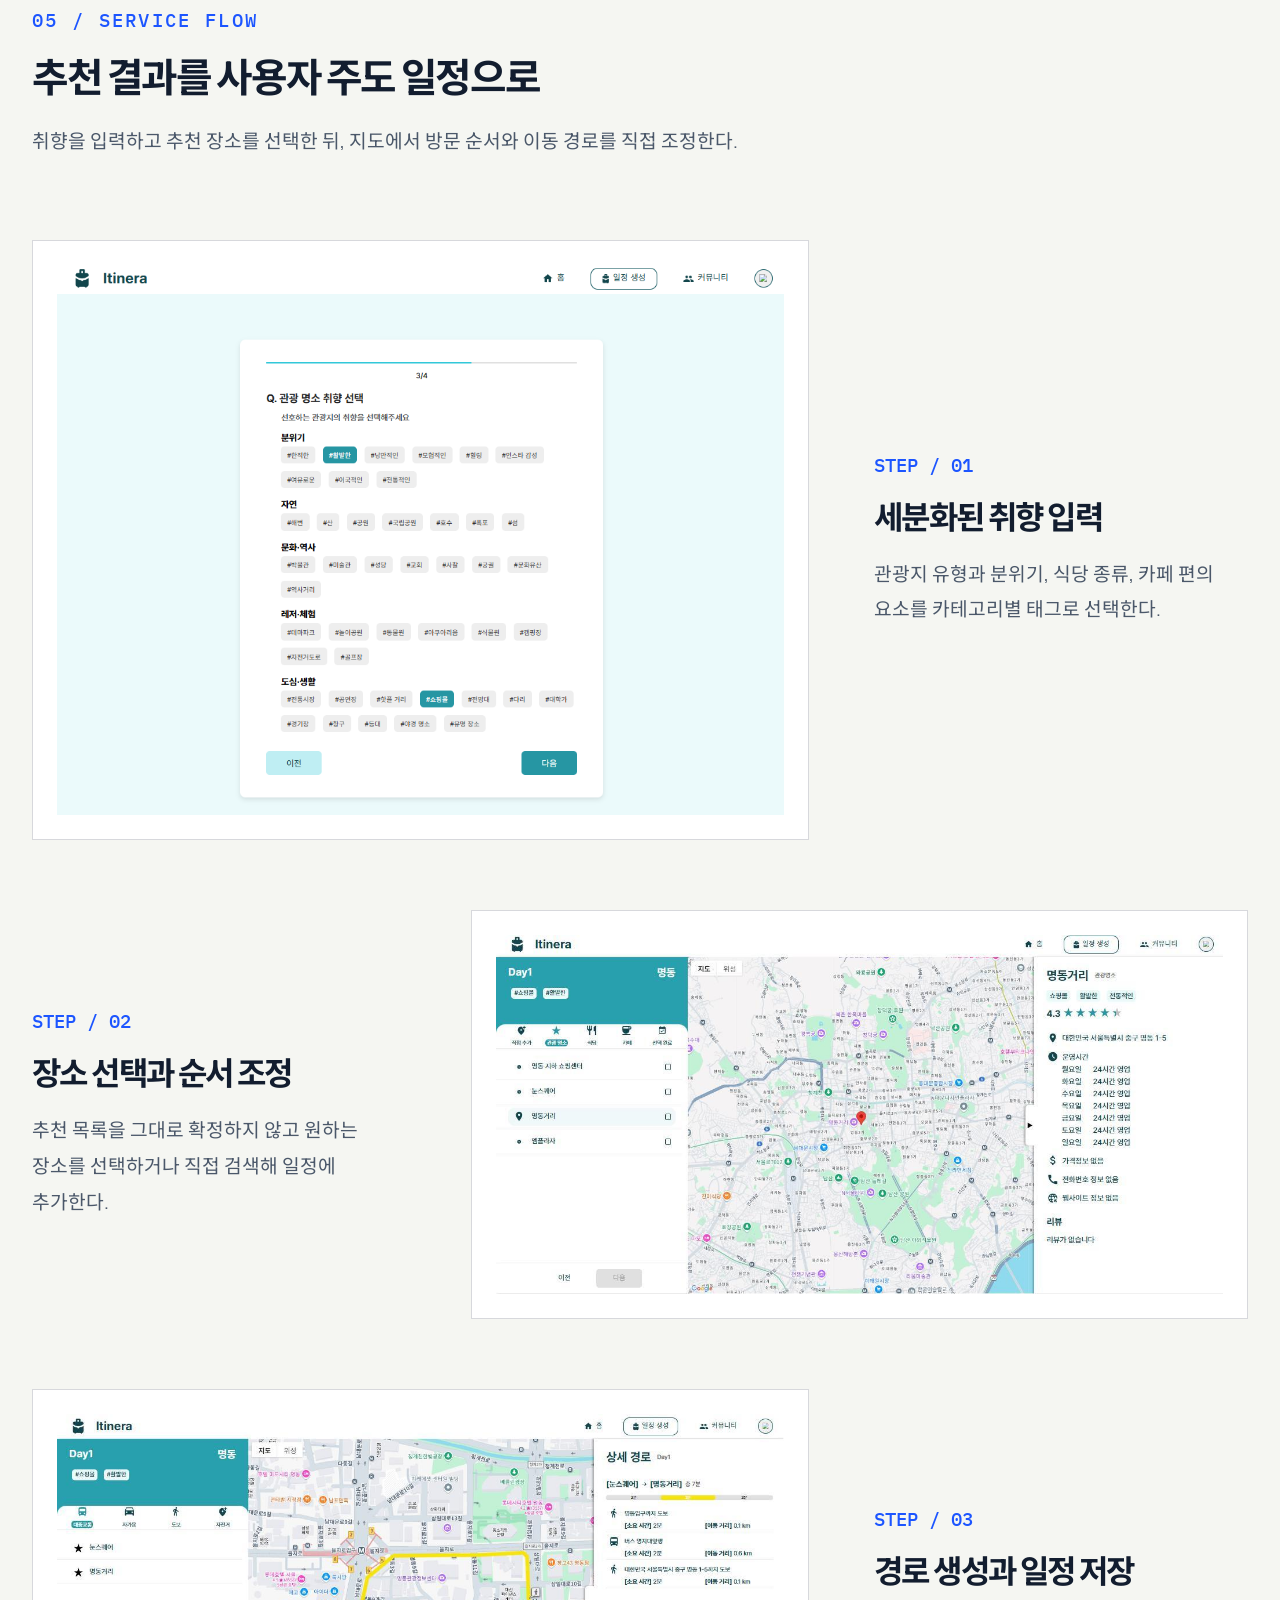
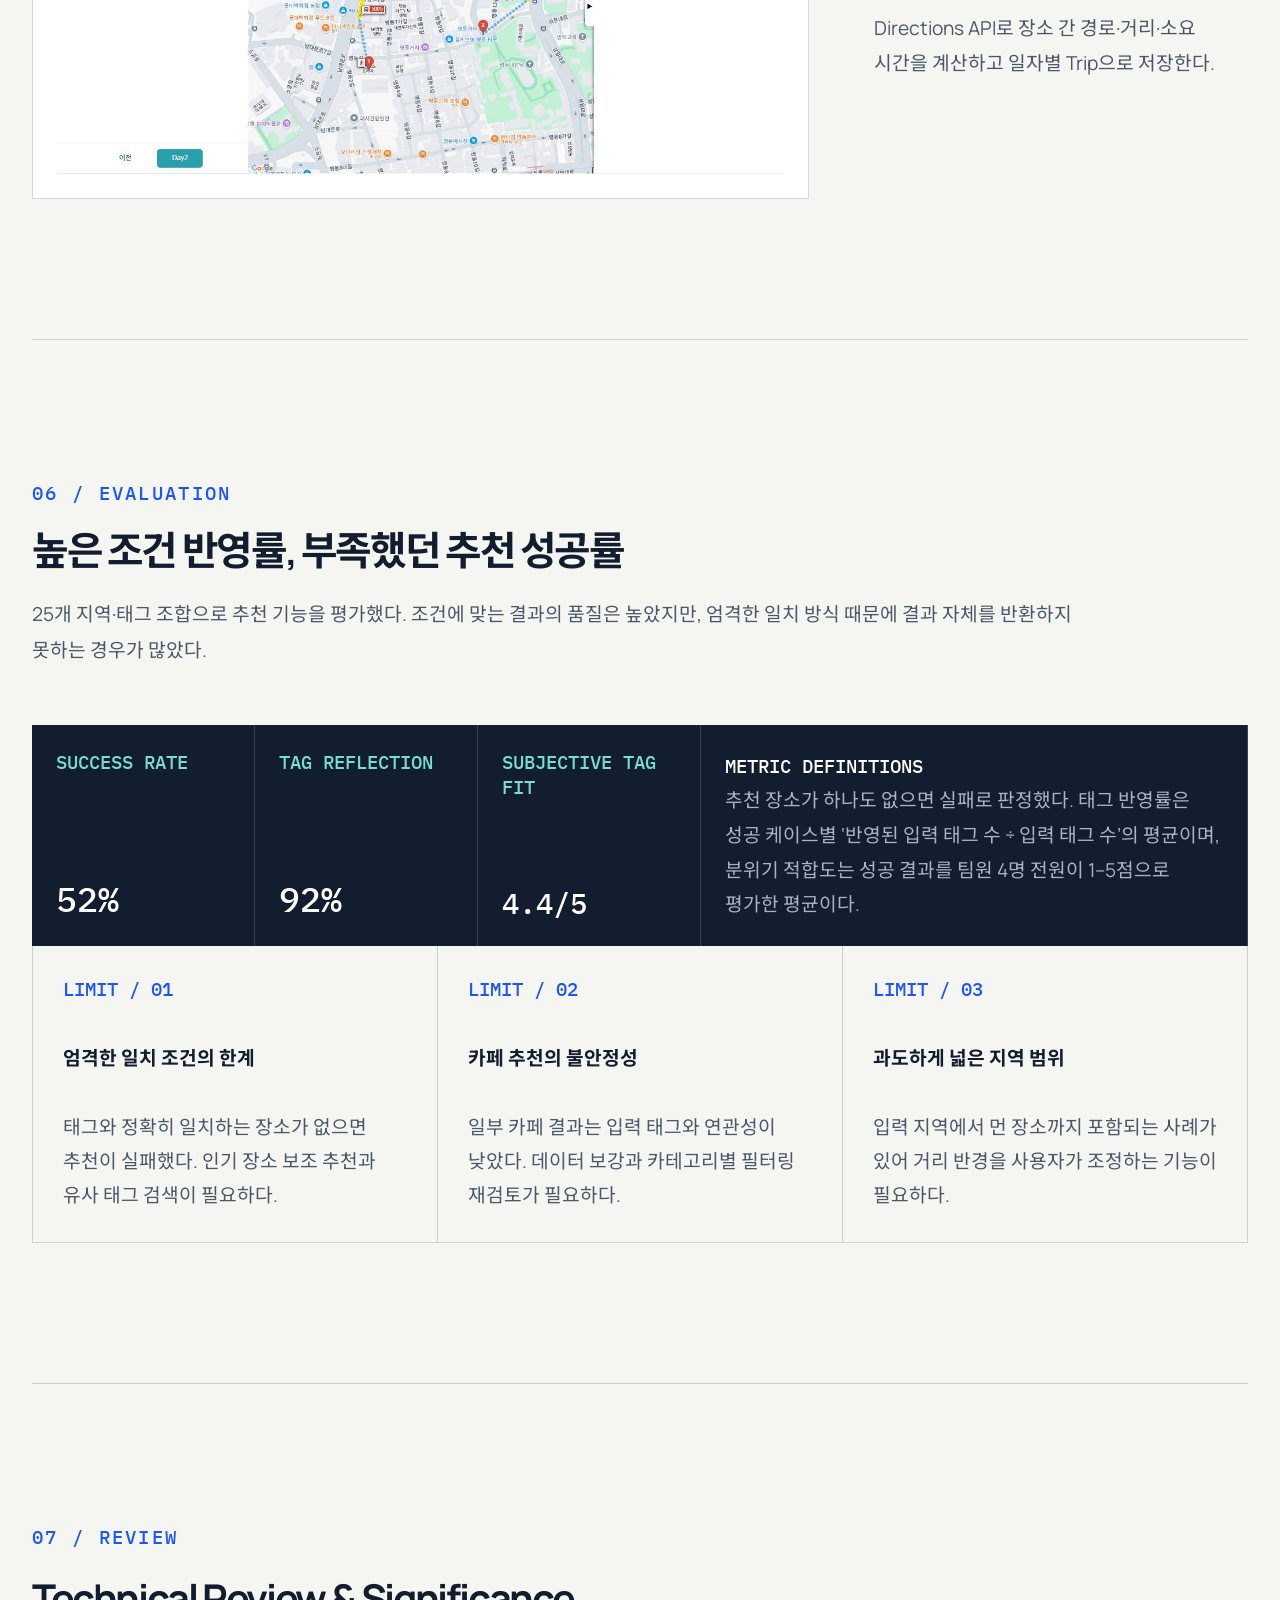
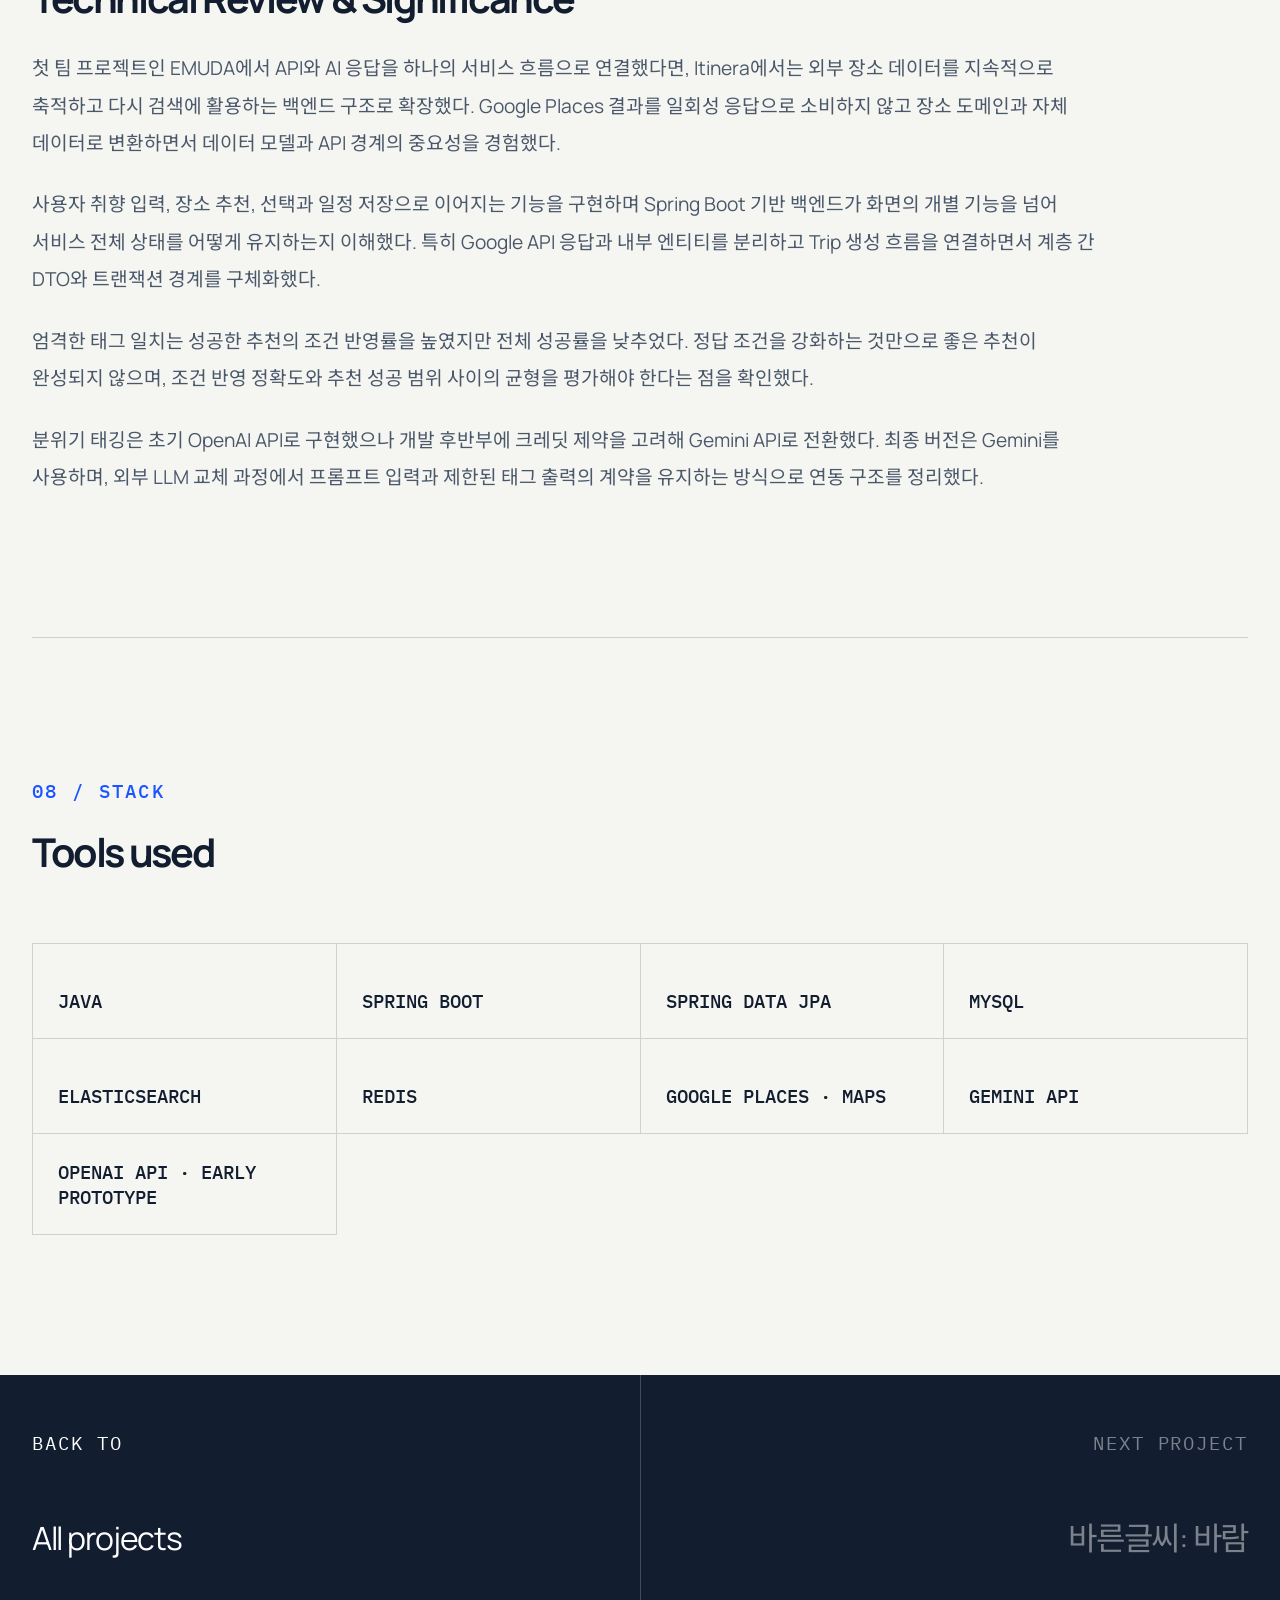
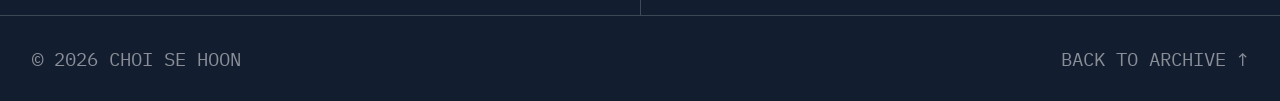
<file: projects/itinera.html>
<!doctype html>
<html lang="ko">
<head>
  <meta charset="UTF-8">
  <meta name="viewport" content="width=device-width, initial-scale=1.0">
  <meta name="description" content="Google Places와 LLM 기반 분위기 태그를 결합한 맞춤형 여행 일정 서비스 Itinera 개발 기록입니다.">
  <meta name="theme-color" content="#f5f6f2">
  <link rel="canonical" href="https://csh0924.github.io/portfolio/projects/itinera.html">
  <link rel="icon" href="../assets/favicon.svg" type="image/svg+xml">
  <meta property="og:type" content="article">
  <meta property="og:locale" content="ko_KR">
  <meta property="og:site_name" content="Choi Se Hoon Portfolio">
  <meta property="og:title" content="Itinera | 최세훈 Portfolio">
  <meta property="og:description" content="Google Places와 LLM 태깅을 결합한 맞춤형 여행 일정 Backend 프로젝트">
  <meta property="og:url" content="https://csh0924.github.io/portfolio/projects/itinera.html">
  <meta property="og:image" content="https://csh0924.github.io/portfolio/assets/projects/itinera/itinera-cover.jpg">
  <meta property="og:image:alt" content="Itinera 맞춤형 여행 일정 서비스 화면">
  <meta name="twitter:card" content="summary_large_image">
  <title>Itinera | 최세훈 Portfolio</title>
  <link rel="preconnect" href="https://fonts.googleapis.com">
  <link rel="preconnect" href="https://fonts.gstatic.com" crossorigin>
  <link href="https://fonts.googleapis.com/css2?family=IBM+Plex+Mono:wght@400;500&family=Manrope:wght@400;500;600;700&family=Noto+Sans+KR:wght@400;500;600;700&display=swap" rel="stylesheet">
  <link rel="stylesheet" href="./project.css?v=20260804-1">
  <script src="./project.js?v=20260804-1" defer></script>
</head>
<body class="itinera-page">
  <a class="skip-link" href="#main">본문으로 바로가기</a>
  <header class="project-header">
    <a class="back-link" href="../index.html#work"><span aria-hidden="true">←</span> All projects</a>
    <a class="wordmark" href="../index.html">최세훈 <span>/ Visual Research Archive</span></a>
  </header>

  <main id="main">
    <section class="project-hero itinera-project-hero">
      <div class="hero-meta"><span>PROJECT 02</span><span>BACKEND · AI INTEGRATION</span><span>2025. 03 — 2025. 06</span></div>
      <div class="hero-title">
        <div>
          <p>Personalized Travel Planning</p>
          <h1>Itinera</h1>
          <div class="hero-links">
            <a href="https://github.com/ssu-capstone-Itinera" target="_blank" rel="noreferrer">GitHub ↗</a>
          </div>
        </div>
        <p class="hero-summary">사용자의 지역과 취향 태그를 기반으로 여행지를 추천하고, 원하는 장소를 직접 선택해 지도 위에서 일정을 구성하는 맞춤형 여행 계획 서비스.</p>
      </div>
      <figure class="hero-image itinera-hero-image">
        <img loading="eager" decoding="async" fetchpriority="high" src="../assets/projects/itinera/itinera-cover.jpg" alt="추천 여행지 카드와 일정 생성 기능을 제공하는 Itinera 메인 화면">
        <figcaption><span>SERVICE OVERVIEW</span><span>PLACE DISCOVERY · PERSONALIZED ITINERARY</span></figcaption>
      </figure>
    </section>

    <section class="overview page-shell" aria-labelledby="overview-title">
      <p class="section-label">00 / OVERVIEW</p>
      <div class="overview-intro">
        <h2 id="overview-title">외부 장소 데이터를 축적 가능한 추천 데이터로 전환</h2>
        <p>Google Places의 위치·업종 정보에 리뷰 기반 분위기 태그를 결합하고, 수집한 장소를 자체 DB와 Elasticsearch 검색 데이터로 축적했다.<br>사용자는 자동 생성된 일정을 그대로 수용하는 대신 추천 장소를 선택하고 순서와 경로를 직접 조정할 수 있다.</p>
      </div>
      <div class="how-it-works" aria-labelledby="how-it-works-title">
        <div class="how-it-works-heading">
          <p class="section-label">HOW IT WORKS</p>
          <h3 id="how-it-works-title">취향 입력에서 여행 일정까지</h3>
        </div>
        <ol>
          <li><span>01</span><h4>지역과 취향 입력</h4><p>사용자가 여행 지역과 관광지·식당·카페의 세부 취향 태그를 선택합니다.</p></li>
          <li><span>02</span><h4>자체 데이터 검색</h4><p>입력 조건을 Elasticsearch Query로 변환해 축적된 장소를 우선 검색합니다.</p></li>
          <li><span>03</span><h4>부족한 장소 수집</h4><p>결과가 부족한 조건만 Google Places로 조회해 장소 정보와 리뷰를 수집합니다.</p></li>
          <li><span>04</span><h4>분위기 태그 매칭</h4><p>Gemini가 리뷰와 설명을 분석해 사전에 정의된 분위기 태그를 선택합니다.</p></li>
          <li><span>05</span><h4>저장 후 재검색</h4><p>정형 정보와 검색·분위기 태그를 MySQL과 Elasticsearch에 저장한 뒤 다시 검색합니다.</p></li>
          <li><span>06</span><h4>일정 구성</h4><p>사용자가 장소와 방문 순서를 선택하고 경로를 계산해 일자별 일정으로 저장합니다.</p></li>
        </ol>
      </div>
      <dl class="fact-grid">
        <div><dt>Period</dt><dd>2025. 03<br>— 2025. 06</dd></div>
        <div><dt>Team</dt><dd>4명<br>백엔드 2명</dd></div>
        <div><dt>Owned Role</dt><dd>Google Places API<br>장소 도메인<br>여행 일정 생성</dd></div>
        <div><dt>Core Stack</dt><dd>Spring Boot<br>MySQL · Elasticsearch<br>Google Places API</dd></div>
      </dl>
    </section>

    <section class="contribution page-shell" aria-labelledby="scope-title">
      <div class="section-heading"><p class="section-label">01 / CONTRIBUTION</p><div><h2 id="scope-title">Owned Scope</h2><p>외부 장소 수집, 장소 도메인 설계, 맞춤형 추천과 일정 생성 기능을 담당했습니다.</p></div></div>
      <div class="contribution-grid">
        <article><span>01</span><h3>Google Places 연동</h3><p>사용자의 지역과 Type·Keyword 조합을 Google Places 요청으로 변환하고, 장소 기본 정보와 상세 정보를 서비스 데이터 구조로 가공.</p></article>
        <article><span>02</span><h3>장소 도메인 구현</h3><p>장소의 위치·평점·운영시간·리뷰와 카테고리별 태그를 다루는 API 및 JPA 기반 도메인 로직 구현.</p></article>
        <article><span>03</span><h3>추천 및 LLM 태깅</h3><p>입력 지역과 취향을 기준으로 장소를 검색하고, DB에 없는 장소의 리뷰를 Gemini로 분석해 제한된 분위기 태그와 저장 구조에 연결.</p></article>
        <article><span>04</span><h3>여행 일정 생성</h3><p>사용자가 선택한 장소와 방문 순서를 일자별 Trip으로 저장하고, 지도 기반 일정 설계 기능과 백엔드 데이터를 연결.</p></article>
      </div>
    </section>

    <section class="visual-section page-shell" aria-labelledby="architecture-title">
      <div class="section-heading"><p class="section-label">02 / SYSTEM ARCHITECTURE</p><div><h2 id="architecture-title">검색·수집·저장을 분리한 백엔드 구조</h2><p>React 클라이언트와 Spring Boot API, MySQL·Elasticsearch·Redis, Google Maps Platform과 Gemini API를 기능별 모듈로 연결했다.</p></div></div>
      <figure class="media-frame media-light itinera-diagram">
        <img loading="lazy" decoding="async" src="../assets/projects/itinera/itinera-architecture.png" alt="프론트엔드, 백엔드 모듈, 데이터베이스와 외부 API로 구성된 Itinera 시스템 구조도">
        <figcaption><span>SYSTEM ARCHITECTURE</span><span>SPRING BOOT · DATA LAYER · EXTERNAL API</span></figcaption>
      </figure>
    </section>

    <section class="flow page-shell" aria-labelledby="recommendation-title">
      <div class="section-heading"><p class="section-label">03 / RECOMMENDATION FLOW</p><div><h2 id="recommendation-title">DB 우선 검색과 필요한 순간의 데이터 확장</h2><p>앞선 전체 서비스 흐름 중 장소 추천을 위한 검색·수집·저장 과정을 백엔드 관점에서 분리했다.<br>추천은 학습형 모델이 아니라 사용자 취향 태그를 Elasticsearch 쿼리로 변환하는 검색 기반 방식이며, Gemini는 신규 장소의 리뷰와 설명에 제한된 분위기 태그를 부여한다.</p></div></div>
      <figure class="media-frame media-light itinera-flow-frame">
        <img loading="lazy" decoding="async" src="../assets/projects/itinera/itinera-recommendation-flow.png" alt="사용자 취향 입력부터 DB 검색, Google Places 조회, LLM 태그 분석과 재검색으로 이어지는 추천 흐름">
        <figcaption><span>DATA EXPANSION LOOP</span><span>SEARCH → FETCH → TAG → STORE → RE-SEARCH</span></figcaption>
      </figure>
      <ol class="model-evolution itinera-steps">
        <li><span>01</span><div><h3>자체 데이터 우선 검색</h3><p>입력 지역과 Google Places Type·Keyword, 분위기 태그를 Elasticsearch 쿼리로 변환해 카테고리별 여행지를 조회.</p></div></li>
        <li><span>02</span><div><h3>부족한 조건만 외부 조회</h3><p>결과가 충분하지 않은 태그를 Type·Keyword 조합으로 변환해 Google Places Nearby Search 호출.</p></div></li>
        <li><span>03</span><div><h3>장소 정보 확장</h3><p>정형 장소 정보와 리뷰, 검색 태그 및 Gemini가 선택한 분위기 태그를 하나의 Place 정보로 구성.</p></div></li>
        <li><span>04</span><div><h3>저장 후 재검색</h3><p>새 장소를 MySQL과 검색 문서에 축적하고 동일 추천 흐름으로 돌아가 결과 목록 생성.</p></div></li>
      </ol>
    </section>

    <section class="research page-shell" aria-labelledby="tag-title">
      <div class="section-heading"><p class="section-label">04 / TAG DATA DESIGN</p><div><h2 id="tag-title">정형 분류를 넘어 여행지의 분위기까지</h2><p>Google Places의 범용 Type 분류만으로는 산과 바다 같은 세부 장소 유형이나 낭만적·한적한 분위기를 구분하기 어려웠다.<br>검색용 Type·Keyword와 제한된 분위기 태그 집합을 함께 설계했다.</p></div></div>
      <div class="decision-grid research-grid">
        <article><p class="decision-index">DESIGN / 01</p><h3>Type + Keyword 조합</h3><dl><div><dt>Problem</dt><dd><code>natural_feature</code> 하나에 산과 바다가 함께 포함되는 광범위한 분류.</dd></div><div><dt>Approach</dt><dd>카테고리별로 효과적인 Type·Keyword 조합을 사전 정의해 장소 검색 정확도 보완.</dd></div></dl></article>
        <article><p class="decision-index">DESIGN / 02</p><h3>리뷰 기반 분위기 태그</h3><dl><div><dt>Problem</dt><dd>위치·업종만으로는 사용자가 기대하는 여행지의 분위기를 표현하기 어려움.</dd></div><div><dt>Approach</dt><dd>장소 설명과 리뷰를 LLM으로 분석해 한적한·낭만적인·활발한 등의 태그와 연결.</dd></div></dl></article>
        <article><p class="decision-index">DESIGN / 03</p><h3>제한된 태그 Vocabulary</h3><dl><div><dt>Problem</dt><dd>LLM의 자유 생성은 태그 수를 무한히 늘리고 비정상적인 검색어를 만들 수 있음.</dd></div><div><dt>Approach</dt><dd>사전 정의된 태그 집합에서만 선택하도록 제한해 검색 일관성과 Elasticsearch 구조 유지.</dd></div></dl></article>
      </div>
    </section>

    <section class="results page-shell" aria-labelledby="service-title">
      <div class="section-heading"><p class="section-label">05 / SERVICE FLOW</p><div><h2 id="service-title">추천 결과를 사용자 주도 일정으로</h2><p>취향을 입력하고 추천 장소를 선택한 뒤, 지도에서 방문 순서와 이동 경로를 직접 조정한다.</p></div></div>
      <div class="result-grid">
        <article class="result-card"><figure><img loading="lazy" decoding="async" src="../assets/projects/itinera/itinera-preference-tags.png" alt="관광지 식당 카페의 세부 취향 태그를 선택하는 Itinera 화면"></figure><div><span class="result-index">STEP / 01</span><h3>세분화된 취향 입력</h3><p>관광지 유형과 분위기, 식당 종류, 카페 편의 요소를 카테고리별 태그로 선택한다.</p></div></article>
        <article class="result-card"><figure><img loading="lazy" decoding="async" src="../assets/projects/itinera/itinera-place-selection.jpg" alt="지도 위에서 추천 여행지를 확인하고 선택하는 Itinera 일정 설계 화면"></figure><div><span class="result-index">STEP / 02</span><h3>장소 선택과 순서 조정</h3><p>추천 목록을 그대로 확정하지 않고 원하는 장소를 선택하거나 직접 검색해 일정에 추가한다.</p></div></article>
        <article class="result-card"><figure><img loading="lazy" decoding="async" src="../assets/projects/itinera/itinera-route-result.jpg" alt="선택한 여행지의 이동 경로와 상세 일정을 표시하는 Itinera 결과 화면"></figure><div><span class="result-index">STEP / 03</span><h3>경로 생성과 일정 저장</h3><p>Directions API로 장소 간 경로·거리·소요 시간을 계산하고 일자별 Trip으로 저장한다.</p></div></article>
      </div>
    </section>

    <section class="evaluation page-shell" aria-labelledby="evaluation-title">
      <div class="section-heading"><p class="section-label">06 / EVALUATION</p><div><h2 id="evaluation-title">높은 조건 반영률, 부족했던 추천 성공률</h2><p>25개 지역·태그 조합으로 추천 기능을 평가했다. 조건에 맞는 결과의 품질은 높았지만, 엄격한 일치 방식 때문에 결과 자체를 반환하지 못하는 경우가 많았다.</p></div></div>
      <div class="metric-panel itinera-metrics">
        <div><span>SUCCESS RATE</span><strong>52%</strong></div>
        <div><span>TAG REFLECTION</span><strong>92%</strong></div>
        <div><span>SUBJECTIVE TAG FIT</span><strong>4.4/5</strong></div>
        <p><strong>METRIC DEFINITIONS</strong><br>추천 장소가 하나도 없으면 실패로 판정했다. 태그 반영률은 성공 케이스별 ‘반영된 입력 태그 수 ÷ 입력 태그 수’의 평균이며, 분위기 적합도는 성공 결과를 팀원 4명 전원이 1–5점으로 평가한 평균이다.</p>
      </div>
      <div class="evaluation-notes">
        <article><span>LIMIT / 01</span><h3>엄격한 일치 조건의 한계</h3><p>태그와 정확히 일치하는 장소가 없으면 추천이 실패했다. 인기 장소 보조 추천과 유사 태그 검색이 필요하다.</p></article>
        <article><span>LIMIT / 02</span><h3>카페 추천의 불안정성</h3><p>일부 카페 결과는 입력 태그와 연관성이 낮았다. 데이터 보강과 카테고리별 필터링 재검토가 필요하다.</p></article>
        <article><span>LIMIT / 03</span><h3>과도하게 넓은 지역 범위</h3><p>입력 지역에서 먼 장소까지 포함되는 사례가 있어 거리 반경을 사용자가 조정하는 기능이 필요하다.</p></article>
      </div>
    </section>

    <section class="learning page-shell" aria-labelledby="review-title">
      <p class="section-label">07 / REVIEW</p>
      <div class="learning-layout">
        <h2 id="review-title">Technical Review &amp; Significance</h2>
        <div>
          <p>첫 팀 프로젝트인 EMUDA에서 API와 AI 응답을 하나의 서비스 흐름으로 연결했다면, Itinera에서는 외부 장소 데이터를 지속적으로 축적하고 다시 검색에 활용하는 백엔드 구조로 확장했다. Google Places 결과를 일회성 응답으로 소비하지 않고 장소 도메인과 자체 데이터로 변환하면서 데이터 모델과 API 경계의 중요성을 경험했다.</p>
          <p>사용자 취향 입력, 장소 추천, 선택과 일정 저장으로 이어지는 기능을 구현하며 Spring Boot 기반 백엔드가 화면의 개별 기능을 넘어 서비스 전체 상태를 어떻게 유지하는지 이해했다. 특히 Google API 응답과 내부 엔티티를 분리하고 Trip 생성 흐름을 연결하면서 계층 간 DTO와 트랜잭션 경계를 구체화했다.</p>
          <p>엄격한 태그 일치는 성공한 추천의 조건 반영률을 높였지만 전체 성공률을 낮추었다. 정답 조건을 강화하는 것만으로 좋은 추천이 완성되지 않으며, 조건 반영 정확도와 추천 성공 범위 사이의 균형을 평가해야 한다는 점을 확인했다.</p>
          <p>분위기 태깅은 초기 OpenAI API로 구현했으나 개발 후반부에 크레딧 제약을 고려해 Gemini API로 전환했다. 최종 버전은 Gemini를 사용하며, 외부 LLM 교체 과정에서 프롬프트 입력과 제한된 태그 출력의 계약을 유지하는 방식으로 연동 구조를 정리했다.</p>
        </div>
      </div>
    </section>

    <section class="stack page-shell" aria-labelledby="stack-title">
      <p class="section-label">08 / STACK</p>
      <h2 id="stack-title">Tools used</h2>
      <ul><li>Java</li><li>Spring Boot</li><li>Spring Data JPA</li><li>MySQL</li><li>Elasticsearch</li><li>Redis</li><li>Google Places · Maps</li><li>Gemini API</li><li>OpenAI API · Early Prototype</li></ul>
    </section>

    <nav class="project-navigation" aria-label="프로젝트 이동">
      <a href="../index.html#work"><span>BACK TO</span>All projects</a>
      <a href="./baram.html"><span>NEXT PROJECT</span>바른글씨: 바람</a>
    </nav>
  </main>
  <footer><span>© <span id="year"></span> Choi Se Hoon</span><a href="../index.html#work">Back to archive ↑</a></footer>
  <button class="floating-top" type="button" aria-label="맨 위로 이동" title="맨 위로 이동">TOP ↑</button>
</body>
</html>
</file>
<file: style.css>
:root {
  --ink: #121d2f;
  --ink-soft: #425064;
  --paper: #f5f6f2;
  --surface: #eceee9;
  --white: #fbfcf8;
  --blue: #1c55ff;
  --cyan: #77ddd1;
  --line: rgba(18, 29, 47, 0.17);
  --mono: "IBM Plex Mono", monospace;
}

* { box-sizing: border-box; }
html { scroll-behavior: smooth; }
body {
  margin: 0;
  overflow-x: hidden;
  color: var(--ink);
  background: var(--paper);
  font-family: "Manrope", "Noto Sans KR", sans-serif;
  -webkit-font-smoothing: antialiased;
}
button, a { color: inherit; }
a { text-decoration: none; }
button { font: inherit; }
.skip-link {
  position: fixed;
  z-index: 100;
  top: -60px;
  left: 20px;
  padding: 12px 16px;
  color: #fff;
  background: var(--ink);
}
.skip-link:focus { top: 20px; }

.site-header {
  position: relative;
  z-index: 10;
  width: min(1360px, calc(100% - 64px));
  height: 88px;
  margin: 0 auto;
  display: grid;
  grid-template-columns: 1fr;
  align-items: center;
  border-bottom: 1px solid var(--line);
}
.wordmark { display: flex; align-items: center; gap: 16px; width: max-content; }
.wordmark > span { font-size: 1.2rem; font-weight: 800; letter-spacing: -.04em; white-space: nowrap; }
.wordmark small {
  padding-left: 16px;
  border-left: 1px solid var(--line);
  color: var(--ink-soft);
  font: 500 1.2rem/1.3 var(--mono);
  letter-spacing: .08em;
  text-transform: uppercase;
}
.hero {
  width: min(1360px, calc(100% - 64px));
  min-height: clamp(680px, calc(100svh - 88px), 900px);
  margin: 0 auto;
  padding: clamp(70px, 9vh, 120px) 0 70px;
  display: grid;
  grid-template-columns: minmax(0, 1.18fr) minmax(380px, .82fr);
  align-items: center;
  gap: clamp(50px, 7vw, 120px);
}
.hero-copy { min-width: 0; }
.kicker {
  margin: 0 0 34px;
  display: flex;
  gap: 34px;
  color: var(--ink-soft);
  font: 500 1.2rem var(--mono);
  letter-spacing: .08em;
}
h1, h2 { margin: 0; letter-spacing: -.06em; }
h1 {
  max-width: 900px;
  font-size: clamp(2.8rem, 4.7vw, 4.0rem);
  line-height: 1.02;
}
h1 em {
  color: var(--blue);
  font-style: normal;
}
.hero-summaries {
  margin-top: 38px;
  display: grid;
  gap: 22px;
}
.hero-summary-item { display: grid; gap: 9px; }
.hero-summary-label {
  width: max-content;
  padding-left: 0px;
  color: var(--blue);
  font: 500 1.2rem/1.25 var(--mono);
  letter-spacing: .08em;
}
.hero-intro,
.hero-path {
  margin: 0;
  color: var(--ink-soft);
  font-size: clamp(1.28rem, 1.4vw, 1.38rem);
  line-height: 1.85;
}
.hero-actions { margin-top: 40px; display: flex; align-items: center; gap: 30px; }
.inline-link { padding-bottom: 3px; border-bottom: 1px solid var(--ink); font-size: 1.25rem; font-weight: 700; }
.inline-link:hover { color: var(--blue); border-color: var(--blue); }

.hero-visual {
  position: relative;
  aspect-ratio: .86;
  max-height: 650px;
  overflow: hidden;
  color: #fff;
  background: var(--ink);
  isolation: isolate;
}
.visual-grid {
  position: absolute;
  inset: 0;
  opacity: .24;
  background-image:
    linear-gradient(rgba(255,255,255,.12) 1px, transparent 1px),
    linear-gradient(90deg, rgba(255,255,255,.12) 1px, transparent 1px);
  background-size: 12.5% 12.5%;
  mask-image: linear-gradient(to bottom, #000, transparent 95%);
}
.hero-visual::before {
  content: "";
  position: absolute;
  width: 65%;
  aspect-ratio: 1;
  top: 18%;
  right: -22%;
  border-radius: 50%;
  background: var(--blue);
  filter: blur(1px);
  opacity: .8;
}
.hero-visual::after {
  content: "";
  position: absolute;
  width: 54%;
  aspect-ratio: 1;
  left: 22%;
  bottom: 12%;
  border: 1px solid rgba(119, 221, 209, .8);
  border-radius: 50%;
  box-shadow: 0 0 70px rgba(119, 221, 209, .17);
}
.focus-corner { position: absolute; z-index: 3; width: 30px; height: 30px; border-color: var(--cyan); border-style: solid; }
.corner-a { top: 10%; left: 10%; border-width: 1px 0 0 1px; }
.corner-b { top: 10%; right: 10%; border-width: 1px 1px 0 0; }
.corner-c { bottom: 10%; left: 10%; border-width: 0 0 1px 1px; }
.corner-d { right: 10%; bottom: 10%; border-width: 0 1px 1px 0; }
.scan-line {
  position: absolute;
  z-index: 2;
  top: 28%;
  left: 10%;
  width: 80%;
  height: 1px;
  background: linear-gradient(90deg, transparent, var(--cyan), transparent);
  animation: scan 5s ease-in-out infinite alternate;
}
@keyframes scan { to { transform: translateY(260px); } }
.visual-object { position: absolute; z-index: 4; display: grid; font-family: var(--mono); }
.visual-object span { color: var(--cyan); font-size: 1.2rem; }
.visual-object strong { margin-top: 4px; font-size: clamp(1.2rem, 1.55vw, 1.4rem); letter-spacing: .08em; }
.visual-object small { margin-top: 5px; color: rgba(255,255,255,.58); font-size: 1.2rem; }
.object-backend { top: 29%; left: 16%; }
.object-vision { right: 14%; bottom: 25%; text-align: right; }
.visual-connector {
  position: absolute;
  z-index: 2;
  top: 42%;
  left: 35%;
  width: 31%;
  height: 24%;
  border-top: 1px solid rgba(255,255,255,.55);
  border-right: 1px solid rgba(255,255,255,.55);
}
.visual-caption {
  position: absolute;
  z-index: 4;
  right: 10%;
  bottom: 6%;
  left: 10%;
  margin: 0;
  display: flex;
  justify-content: space-between;
  font: 500 1.2rem var(--mono);
  letter-spacing: .1em;
}
.visual-caption span { color: var(--cyan); }

.portfolio-tabbar {
  position: sticky;
  z-index: 8;
  top: 0;
  padding: 0 max(32px, calc((100% - 1360px) / 2));
  background: rgba(245, 246, 242, .94);
  backdrop-filter: blur(16px);
  border-top: 1px solid var(--line);
  border-bottom: 1px solid var(--line);
}
.portfolio-tabs { display: grid; grid-template-columns: repeat(3, minmax(0, 1fr)); }
.portfolio-tab {
  min-width: 0;
  min-height: 116px;
  padding: 24px 28px;
  display: flex;
  align-items: flex-start;
  flex-direction: column;
  justify-content: space-between;
  color: var(--ink-soft);
  background: transparent;
  border: 0;
  border-right: 1px solid var(--line);
  cursor: pointer;
  text-align: left;
  transition: color .2s ease, background .2s ease;
}
.portfolio-tab:last-child { border-right: 0; }
.portfolio-tab span { font: 500 1.2rem var(--mono); letter-spacing: .08em; }
.portfolio-tab strong { max-width: 100%; font-size: clamp(1.2rem, 1.35vw, 1.3rem); line-height: 1.35; letter-spacing: -.02em; overflow-wrap: anywhere; text-transform: uppercase; }
.portfolio-tab:hover { color: var(--blue); background: var(--surface); }
.portfolio-tab.is-active { color: #fff; background: var(--ink); }
.portfolio-tab.is-active span { color: var(--cyan); }
.portfolio-tab:focus-visible { position: relative; z-index: 1; outline: 2px solid var(--blue); outline-offset: -4px; }
.tab-panel[hidden] { display: none; }

.section-shell { width: min(1360px, calc(100% - 64px)); margin: 0 auto; padding: 150px 0; }
.section-heading {
  display: block;
}
.section-index {
  margin: 0 0 24px;
  color: var(--blue);
  font: 500 1.2rem var(--mono);
  letter-spacing: .12em;
}
.section-heading h2 { font-size: clamp(2.25rem, 3.8vw, 4rem); line-height: 1.06; }
.section-heading > p {
  max-width: 1350px;
  margin: 22px 0 0;
  color: var(--ink-soft);
  font-size: 1.3rem;
  line-height: 1.8;
}
.filter-bar { margin: 70px 0 28px; display: flex; gap: 8px; }
.filter-button {
  padding: 10px 14px;
  border: 1px solid var(--line);
  background: transparent;
  cursor: pointer;
  font: 500 1.2rem var(--mono);
  transition: color .2s, background .2s, border-color .2s;
}
.filter-button span { margin-left: 9px; opacity: .55; }
.filter-button:hover, .filter-button.is-active { color: #fff; background: var(--ink); border-color: var(--ink); }
.filter-button[data-filter="vision"].is-active { background: var(--blue); border-color: var(--blue); }
.filter-button[data-filter="backend"].is-active { background: #277c75; border-color: #277c75; }

.project-grid { display: grid; grid-template-columns: 1fr; gap: 64px; }
.project-card {
  position: relative;
  min-width: 0;
  min-height: 0;
  height: auto;
  display: grid;
  grid-template-columns: minmax(300px, .72fr) minmax(0, 1.28fr);
  background: var(--white);
  border: 1px solid rgba(18, 29, 47, .24);
  border-left-width: 4px;
  box-shadow: 0 8px 28px rgba(18, 29, 47, .035);
  transition: transform .25s ease, box-shadow .25s ease;
}
.project-card[data-category="vision"] { border-left-color: var(--blue); }
.project-card[data-category="backend"] { border-left-color: #277c75; }
.project-card:hover { transform: translateX(5px); box-shadow: 0 18px 50px rgba(18,29,47,.1); }
.project-card[hidden] { display: none; }
.project-image {
  position: relative;
  min-height: 0;
  height: 100%;
  overflow: hidden;
  background-color: var(--ink);
  background-image:
    linear-gradient(rgba(255,255,255,.08) 1px, transparent 1px),
    linear-gradient(90deg, rgba(255,255,255,.08) 1px, transparent 1px);
  background-size: 12.5% 12.5%;
}
.project-image.backend { background-color: #183b40; }
.project-image::before {
  content: "";
  position: absolute;
  width: 46%;
  aspect-ratio: 1;
  top: 22%;
  left: 27%;
  border: 1px solid var(--visual-color, var(--cyan));
  transform: rotate(45deg);
}
.project-image::after {
  content: "";
  position: absolute;
  width: 34%;
  aspect-ratio: 1;
  top: 28%;
  left: 33%;
  background: var(--visual-color, var(--blue));
  border-radius: 50%;
  opacity: .75;
  filter: blur(3px);
}
.project-image.backend::before { width: 54%; aspect-ratio: 1.6; top: 30%; left: 23%; transform: none; }
.project-image.backend::after { width: 6px; height: 48%; top: 26%; left: 49%; border-radius: 0; background: var(--cyan); filter: none; }
.project-image.has-image { padding: 24px; background: #e9ebf5; }
.project-image.has-image::before,
.project-image.has-image::after { display: none; }
.project-image img { width: 100%; height: 100%; display: block; object-fit: cover; object-position: center; }
.project-card[data-project="backend-01"] .project-image img,
.project-card[data-project="vision-01"] .project-image img { object-fit: contain; }
.image-status {
  position: absolute;
  z-index: 2;
  right: 18px;
  bottom: 18px;
  padding: 5px 8px;
  color: var(--cyan);
  border: 1px solid rgba(119,221,209,.5);
  font: 400 1.2rem var(--mono);
}
.project-info { min-width: 0; padding: 28px 42px; display: flex; flex-direction: column; border-left: 1px solid var(--line); }
.project-heading { display: grid; grid-template-columns: minmax(0, 1fr) auto; align-items: baseline; gap: 24px; margin: 0 0 20px; }
.project-meta { display: flex; justify-content: flex-end; gap: 18px; color: var(--ink-soft); font: 500 1.2rem/1.5 var(--mono); text-transform: uppercase; }
.project-meta span:last-child { flex: 0 0 auto; text-align: right; }
.project-info h3 { margin: 0; letter-spacing: -.045em; }
.project-info h3 a { display: flex; align-items: flex-start; flex-direction: column; gap: 8px; }
.project-info h3 small { color: var(--blue); font: 600 1.22rem/1.55 var(--mono); letter-spacing: .07em; text-transform: uppercase; }
.project-card[data-project="vision-01"] .project-info h3 small {
  font-family: "Noto Sans KR", sans-serif;
  font-weight: 700;
  letter-spacing: -.01em;
  text-transform: none;
}
.project-info h3 strong { color: var(--ink); font-size: clamp(1.2rem, 1.58vw, 1.6rem); line-height: 1.28; font-weight: 700; }
.project-info h3 a:hover { color: var(--blue); }
.project-info h3 a:hover strong { color: var(--blue); }
.project-info h3 a::after { content: ""; position: absolute; z-index: 3; inset: 0; }
.project-card:has(.project-info h3 a) { cursor: pointer; }
.project-card:has(.project-info h3 a):focus-within { outline: 2px solid var(--blue); outline-offset: 3px; }
.noscript-projects { grid-column: 1 / -1; padding: 30px; border: 1px solid var(--line); }
.noscript-projects p { margin: 0 0 20px; color: var(--ink-soft); font-size: 1.25rem; }
.noscript-projects ul { margin: 0; padding-left: 20px; }
.noscript-projects li + li { margin-top: 12px; }
.noscript-projects a { font-size: 1.25rem; text-decoration: underline; text-underline-offset: 4px; }
.project-info > p { margin: 0 0 14px; color: var(--ink-soft); font-size: 1.28rem; line-height: 1.72; }
.project-role { margin-top: 18px; padding-top: 0; display: flex; align-items: baseline; gap: 14px; }
.project-role span { color: var(--blue); font: 500 1.2rem var(--mono); letter-spacing: .08em; }
.project-role strong { color: var(--ink-soft); font: 500 1.2rem/1.5 var(--mono); text-transform: uppercase; }
.project-tags { position: relative; z-index: 4; margin-top: 15px; padding-top: 0; display: flex; gap: 8px; flex-wrap: wrap; }
.project-tags span { padding: 6px 8px; background: var(--surface); font: 400 1.2rem var(--mono); }
.project-tags .has-tooltip {
  cursor: help;
  box-shadow: inset 0 -1px 0 rgba(28, 85, 255, .55);
  transition: color .18s ease, background .18s ease, box-shadow .18s ease;
}
.project-tags .has-tooltip:hover,
.project-tags .has-tooltip:focus-visible {
  color: #fff;
  background: var(--blue);
  box-shadow: none;
  outline: none;
}
.project-tags .has-tooltip:focus-visible {
  outline: 2px solid var(--blue);
  outline-offset: 2px;
}
.tag-tooltip {
  position: fixed;
  z-index: 1000;
  width: max-content;
  max-width: min(500px, calc(100vw - 32px));
  padding: 12px 14px;
  color: var(--ink);
  background: var(--white);
  border: 1px solid rgba(28, 85, 255, .25);
  border-left: 3px solid var(--blue);
  box-shadow: 0 12px 34px rgba(18, 29, 47, .14);
  font: 500 1.05rem/1.55 "Noto Sans KR", sans-serif;
  letter-spacing: 0;
  white-space: normal;
  pointer-events: none;
}
.journey { border-top: 1px solid var(--line); }
.timeline { position: relative; margin-top: 90px; }
.timeline::before { content: ""; position: absolute; top: 0; bottom: 0; left: 25%; width: 1px; background: var(--line); }
.timeline-row {
  min-height: 150px;
  display: grid;
  grid-template-columns: 25% 75%;
  border-top: 1px solid var(--line);
}
.timeline-row:last-child { border-bottom: 1px solid var(--line); }
.timeline-stage { padding: 30px 40px 30px 0; color: var(--ink-soft); font: 500 1.2rem var(--mono); }
.timeline-stage span, .timeline-stage small { display: block; }
.timeline-stage span { color: var(--ink); font-size: 1.2rem; }
.timeline-stage small { margin-top: 9px; color: var(--ink-soft); font: 400 1.2rem var(--mono); }
.timeline-detail { position: relative; padding: 26px 0 26px 60px; display: grid; grid-template-columns: 1fr auto; align-items: center; gap: 30px; }
.timeline-dot { position: absolute; top: 50%; left: -5px; width: 11px; height: 11px; border: 2px solid var(--paper); border-radius: 50%; background: var(--blue); transform: translateY(-50%); box-shadow: 0 0 0 1px var(--blue); }
.timeline-row.backend .timeline-dot { background: #277c75; box-shadow: 0 0 0 1px #277c75; }
.timeline-detail small { color: var(--blue); font: 500 1.2rem var(--mono); text-transform: uppercase; }
.timeline-row.backend .timeline-detail small { color: #277c75; }
.timeline-detail h3 { margin: 9px 0 0; font-size: clamp(1.2rem, 1.75vw, 1.65rem); letter-spacing: -.035em; }
.timeline-copy p { max-width: 720px; margin: 15px 0 0; color: var(--ink-soft); font-size: 1.25rem; line-height: 1.75; }
.timeline-detail > .evolution-reference { max-width: 220px; color: var(--ink-soft); font: 400 1.2rem/1.6 var(--mono); text-align: right; text-transform: uppercase; }

.profile { border-top: 1px solid var(--line); }
.tab-panel { border-top: 0; }
.profile-intro { margin-top: 90px; padding-bottom: 75px; border-bottom: 1px solid var(--line); }
.profile-intro h2 { font-size: clamp(1.8rem, 2.7vw, 2.8rem); line-height: 1.15; white-space: nowrap; }
.profile-intro p { max-width: 1100px; margin: 26px 0 0; color: var(--ink-soft); font-size: 1.3rem; line-height: 1.9; }
.capabilities, .technical-stack { padding: 75px 0; border-bottom: 1px solid var(--line); }
.capability-heading { display: flex; align-items: flex-end; justify-content: space-between; gap: 30px; }
.capability-heading h3 { margin: 0; font-size: clamp(1.55rem, 2.5vw, 2.35rem); letter-spacing: -.05em; }
.capability-grid { margin-top: 45px; display: grid; grid-template-columns: 1fr; border-top: 1px solid var(--line); }
.capability-grid article {
  min-height: 0;
  padding: 30px 32px;
  display: grid;
  grid-template-columns: minmax(145px, .55fr) minmax(200px, .85fr) minmax(380px, 1.75fr) minmax(230px, 260px);
  gap: 24px;
  align-items: center;
  border-bottom: 1px solid var(--line);
}
.capability-grid article > .capability-label {
  display: flex;
  align-items: flex-start;
  flex-direction: column;
  gap: 7px;
  color: var(--blue);
  font: 500 1.2rem/1.3 var(--mono);
}
.capability-number, .capability-name { white-space: nowrap; }
.capability-grid h4 { margin: 0; font-size: 1.2rem; line-height: 1.38; letter-spacing: -.035em; }
.capability-grid p { max-width: 540px; margin: 0; color: var(--ink-soft); font-size: 1.25rem; line-height: 1.8; }
.capability-grid small { color: var(--ink-soft); font: 400 .92rem/1.6 var(--mono); text-align: right; text-transform: uppercase; white-space: nowrap; }
.stack-groups { margin-top: 45px; border-top: 1px solid var(--line); }
.stack-groups article { min-height: 105px; padding: 24px 0; display: grid; grid-template-columns: .32fr 1.68fr; gap: 40px; align-items: start; border-bottom: 1px solid var(--line); }
.stack-groups h4 { margin: 4px 0 0; font: 500 1.2rem var(--mono); text-transform: uppercase; }
.stack-groups p { margin: 0; display: flex; flex-wrap: wrap; gap: 9px; }
.stack-groups span { padding: 9px 12px; color: var(--ink); background: var(--surface); border: 1px solid rgba(18,29,47,.08); font: 400 1.2rem var(--mono); }
.profile-records-heading { padding: 75px 0 45px; display: flex; align-items: flex-end; justify-content: space-between; gap: 30px; }
.profile-records-heading h3 { margin: 0; font-size: clamp(1.55rem, 2.5vw, 2.35rem); letter-spacing: -.05em; }
.profile-layout {
  margin-top: 0;
  display: grid;
  grid-template-columns: 1fr;
}
.profile-block {
  min-width: 0;
  padding: 38px 40px 45px;
  display: grid;
  grid-template-columns: 180px minmax(0, 1fr);
  gap: 40px;
  align-items: start;
}
.profile-block > h3,
.profile-language h3,
.profile-pending h3 {
  margin: 4px 0 0;
  color: var(--blue);
  font: 500 1.2rem var(--mono);
  letter-spacing: .1em;
  text-transform: uppercase;
}
.profile-list { margin: 0; }
.profile-list div {
  padding: 16px 0;
  display: grid;
  grid-template-columns: 110px minmax(0, 1fr);
  gap: 20px;
  border-top: 1px solid var(--line);
}
.profile-list div:last-child { border-bottom: 1px solid var(--line); }
.profile-list dt { color: var(--ink-soft); font: 500 1.2rem var(--mono); text-transform: uppercase; }
.profile-list dd { min-width: 0; margin: 0; font-size: 1.28rem; font-weight: 600; overflow-wrap: anywhere; }
.profile-list dd span { margin-left: 8px; color: var(--ink-soft); font: 400 1.2rem var(--mono); }
.profile-list a:hover { color: var(--blue); }
.record {
  padding: 20px 0;
  display: grid;
  grid-template-columns: 145px minmax(0, 1fr);
  gap: 25px;
  border-top: 1px solid var(--line);
}
.record:last-child { border-bottom: 1px solid var(--line); }
.record-date { margin: 3px 0 0; color: var(--ink-soft); font: 400 1.2rem/1.6 var(--mono); }
.record h4 { margin: 0; font-size: 1.3rem; letter-spacing: -.02em; }
.record p:not(.record-date), .record-description { margin: 7px 0 0; color: var(--ink-soft); font-size: 1.25rem; }
.compact-record {
  padding: 14px 0;
  display: grid;
  grid-template-columns: 145px minmax(0, 1fr);
  gap: 25px;
  align-items: start;
  border-top: 1px solid var(--line);
}
.compact-record-list { grid-column: 2; }
.compact-record:last-child { border-bottom: 1px solid var(--line); }
.compact-record strong { font: 500 1.2rem var(--mono); }
.compact-record span { color: var(--blue); font: 500 1.2rem var(--mono); }
.profile-pending {
  grid-column: 1 / -1;
  display: grid;
  grid-template-columns: 1fr 1fr;
  gap: 80px;
  background: var(--surface);
}
.profile-pending h3 { margin-bottom: 16px; }
.profile-pending p { margin: 0; color: var(--ink-soft); font-size: 1.25rem; line-height: 1.7; }
.profile-pending span {
  margin-top: 20px;
  padding: 6px 8px;
  display: inline-block;
  color: var(--blue);
  border: 1px solid rgba(28, 85, 255, .35);
  font: 400 1.2rem var(--mono);
}

footer {
  padding: 64px max(32px, calc((100% - 1360px) / 2)) 30px;
  display: grid;
  grid-template-columns: minmax(0, 1fr) minmax(360px, 440px);
  column-gap: 80px;
  row-gap: 58px;
  align-items: end;
  color: #fff;
  background: var(--ink);
}
.footer-label { margin: 0 0 18px; color: var(--cyan); font: 500 1.2rem var(--mono); letter-spacing: .08em; text-transform: uppercase; }
footer h2 { max-width: 820px; font-size: clamp(2.2rem, 3.7vw, 4rem); line-height: 1.04; }
.footer-links { width: 100%; align-self: end; }
.footer-links a { padding: 18px 0; display: grid; grid-template-columns: 80px 1fr auto; gap: 20px; align-items: center; border-bottom: 1px solid rgba(255,255,255,.2); font: 500 1.2rem var(--mono); }
.footer-links .contact-label { text-transform: uppercase; }
.footer-links .contact-value { color: rgba(255,255,255,.58); font-size: 1.2rem; font-weight: 400; text-transform: none; }
.footer-links a:hover { color: var(--cyan); }
.footer-links a:hover .contact-value { color: var(--cyan); }
.footer-meta { grid-column: 1 / -1; display: flex; align-items: center; justify-content: flex-start; border-top: 1px solid rgba(255,255,255,.12); padding-top: 24px; }
.copyright { margin: 0; color: rgba(255,255,255,.5); font: 400 1.2rem var(--mono); text-transform: uppercase; }
.floating-top {
  position: fixed;
  z-index: 50;
  right: clamp(16px, 2.5vw, 36px);
  bottom: clamp(16px, 2.5vw, 32px);
  min-width: 72px;
  height: 42px;
  padding: 0 13px;
  color: #fff;
  background: var(--ink);
  border: 1px solid rgba(119, 221, 209, .65);
  box-shadow: 0 10px 28px rgba(18, 29, 47, .18);
  font: 500 1rem var(--mono);
  letter-spacing: .05em;
  cursor: pointer;
  transition: color .2s ease, background .2s ease, transform .2s ease;
}
.floating-top:hover { color: var(--ink); background: var(--cyan); transform: translateY(-2px); }
.floating-top:focus-visible { outline: 2px solid var(--blue); outline-offset: 3px; }

.reveal { opacity: 1; transform: none; }

@media (prefers-reduced-motion: no-preference) {
  .reveal {
    animation: reveal-in .6s ease both;
    animation-timeline: view();
    animation-range: entry 0% entry 28%;
  }

  @keyframes reveal-in {
    from { opacity: 0; transform: translateY(22px); }
    to { opacity: 1; transform: none; }
  }
}

@media (max-width: 960px) {
  .site-header { width: min(100% - 40px, 1360px); }
  .hero { width: min(100% - 40px, 1360px); grid-template-columns: 1fr; padding-top: 80px; }
  .hero-visual { width: min(580px, 100%); justify-self: end; aspect-ratio: 1.1; }
  .portfolio-tabbar { padding-inline: 20px; }
  .section-shell { width: min(100% - 40px, 1360px); }
  .project-card { min-height: 0; height: auto; grid-template-columns: minmax(260px, .72fr) minmax(0, 1.28fr); }
  .project-info { padding: 28px 30px; }
  .capability-grid article { grid-template-columns: 160px minmax(0, 1fr); gap: 18px 28px; }
  .capability-grid p, .capability-grid small { grid-column: 2; }
  .capability-grid small { text-align: left; }
}

@media (min-width: 821px) {
  .project-image.has-image {
    padding: 24px 20px;
    display: grid;
    align-content: center;
  }
  .project-image.has-image img {
    height: auto;
    aspect-ratio: 16 / 10;
    object-fit: cover;
  }
}

@media (max-width: 820px) {
  .section-shell { padding: 105px 0; }
  .project-grid { display: block; }
  .project-card { min-height: 0; height: auto; margin-bottom: 44px; display: block; }
  .project-card:last-child { margin-bottom: 0; }
  .project-image { height: auto; aspect-ratio: 16 / 9; }
  .project-info { padding: 26px 28px; border-top: 1px solid var(--line); border-left: 0; }
  .project-tags { margin-top: 15px; padding-top: 0; }
}

@media (max-width: 680px) {
  .site-header { width: calc(100% - 28px); height: 66px; grid-template-columns: 1fr; }
  .wordmark small { display: none; }
  .wordmark > span { font-size: 1.05rem; }
  .hero { width: calc(100% - 28px); min-height: auto; padding: 52px 0 56px; gap: 40px; }
  .kicker { margin-bottom: 22px; gap: 6px; align-items: flex-start; flex-direction: column; font-size: .9rem; line-height: 1.45; }
  h1 { max-width: 100%; font-size: clamp(2rem, 9.2vw, 2.45rem); line-height: 1.06; overflow-wrap: anywhere; }
  h1 em { max-width: 100%; display: block; font-size: .9em; line-height: 1.08; overflow-wrap: anywhere; }
  .hero-summaries { margin-top: 30px; gap: 17px; }
  .hero-summary-item { gap: 6px; }
  .hero-summary-label { font-size: .9rem; line-height: 1.35; }
  .hero-intro br { display: none; }
  .hero-intro, .hero-path { font-size: 1.06rem; line-height: 1.72; overflow-wrap: anywhere; }
  .hero-actions { margin-top: 28px; align-items: center; flex-direction: row; gap: 24px; }
  .inline-link { font-size: 1.05rem; }
  .hero-visual { width: 100%; max-width: 100%; justify-self: stretch; aspect-ratio: 1.12; }
  .visual-object span, .visual-object small, .visual-caption { font-size: .82rem; }
  .visual-object strong { font-size: 1rem; }
  .portfolio-tabbar { padding: 0; }
  .portfolio-tab { min-height: 78px; padding: 10px 8px; justify-content: center; gap: 5px; }
  .portfolio-tab span { font-size: .78rem; }
  .portfolio-tab strong { font-size: .9rem; line-height: 1.25; overflow-wrap: normal; }
  .section-shell { width: calc(100% - 28px); padding: 68px 0; }
  .section-index { margin-bottom: 16px; font-size: .9rem; line-height: 1.45; }
  .section-heading h2 { font-size: clamp(1.9rem, 9vw, 2.35rem); line-height: 1.12; }
  .section-heading > p { margin-top: 17px; font-size: 1.06rem; line-height: 1.72; }
  .section-heading > p br { display: none; }
  .filter-bar { margin: 38px 0 22px; display: grid; grid-template-columns: repeat(3, minmax(0, 1fr)); gap: 6px; overflow: visible; }
  .filter-button { min-width: 0; padding: 10px 5px; font-size: .88rem; white-space: nowrap; }
  .filter-button span { margin-left: 4px; }
  .project-card { margin-bottom: 32px; border-left-width: 3px; }
  .project-image.has-image { padding: 14px; }
  .project-info { padding: 20px; border-top: 1px solid var(--line); border-left: 0; }
  .project-heading { align-items: start; gap: 10px; margin-bottom: 14px; }
  .project-info h3 a { gap: 5px; }
  .project-info h3 small { font-size: 1.02rem; line-height: 1.4; }
  .project-info h3 strong { font-size: 1.13rem; line-height: 1.38; }
  .project-info > p { margin-bottom: 11px; font-size: 1.04rem; line-height: 1.68; }
  .project-meta { font-size: .92rem; line-height: 1.4; }
  .project-meta span:last-child { text-align: left; }
  .project-role { margin-top: 12px; display: grid; grid-template-columns: 46px minmax(0, 1fr); gap: 8px; align-items: start; }
  .project-role span, .project-role strong { font-size: .92rem; line-height: 1.5; }
  .project-tags { margin-top: 12px; gap: 6px; }
  .project-tags span { padding: 5px 7px; font-size: .9rem; line-height: 1.45; }
  .timeline { margin-top: 42px; }
  .timeline::before { left: 9px; }
  .timeline-row { min-height: 0; grid-template-columns: 1fr; padding: 23px 0 23px 32px; }
  .timeline-stage { padding: 0 0 10px; font-size: .9rem; }
  .timeline-stage span, .timeline-stage small { font-size: .9rem; line-height: 1.45; }
  .timeline-detail { padding: 0; grid-template-columns: 1fr; gap: 10px; }
  .timeline-dot { left: -28px; top: 7px; width: 9px; height: 9px; }
  .timeline-detail small { font-size: .9rem; line-height: 1.45; }
  .timeline-detail h3 { margin-top: 7px; font-size: 1.14rem; line-height: 1.45; }
  .timeline-copy p { margin-top: 10px; font-size: 1.03rem; line-height: 1.7; }
  .timeline-detail > .evolution-reference { max-width: none; text-align: left; }
  .profile-intro { margin-top: 42px; padding-bottom: 44px; }
  .profile-intro h2 { font-size: 1.65rem; line-height: 1.28; white-space: normal; }
  .profile-intro p { margin-top: 18px; font-size: 1.06rem; line-height: 1.75; }
  .capability-grid { grid-template-columns: 1fr; }
  .stack-groups article { grid-template-columns: 1fr; gap: 12px; }
  .profile-layout { margin-top: 0; grid-template-columns: 1fr; }
  .capabilities, .technical-stack { padding: 48px 0; }
  .capability-heading { align-items: flex-start; flex-direction: column; gap: 10px; }
  .capability-heading h3 { font-size: 1.45rem; line-height: 1.3; }
  .capability-grid { margin-top: 24px; }
  .capability-grid article { padding: 21px 0; grid-template-columns: 1fr; gap: 12px; }
  .capability-grid p, .capability-grid small { grid-column: auto; }
  .capability-grid article > .capability-label { gap: 4px; font-size: .92rem; }
  .capability-grid h4 { font-size: 1.08rem; line-height: 1.45; }
  .capability-grid p { font-size: 1.03rem; line-height: 1.72; }
  .capability-grid small { font-size: .88rem; line-height: 1.55; white-space: normal; }
  .stack-groups { margin-top: 24px; }
  .stack-groups article { min-height: 0; }
  .stack-groups h4 { font-size: .95rem; }
  .stack-groups p { gap: 6px; }
  .stack-groups span { padding: 6px 8px; font-size: .92rem; line-height: 1.45; }
  .profile-records-heading { padding: 48px 0 24px; align-items: flex-start; flex-direction: column; gap: 10px; }
  .profile-records-heading h3 { font-size: 1.45rem; line-height: 1.3; }
  .profile-summary { grid-row: auto; }
  .profile-block { padding: 24px 0 30px; grid-template-columns: 1fr; gap: 0; }
  .profile-block > h3, .profile-language h3, .profile-pending h3 { margin: 0 0 18px; font-size: .95rem; }
  .compact-record-list { grid-column: auto; }
  .profile-list div { padding: 13px 0; grid-template-columns: 72px minmax(0, 1fr); gap: 12px; }
  .profile-list dt { font-size: .92rem; }
  .profile-list dd { font-size: 1.04rem; }
  .profile-list dd span { font-size: .92rem; }
  .profile-list dd span { display: block; margin: 5px 0 0; }
  .record { padding: 16px 0; grid-template-columns: 1fr; gap: 7px; }
  .record-date { font-size: .92rem; }
  .record h4 { font-size: 1.06rem; line-height: 1.5; }
  .record p:not(.record-date), .record-description { font-size: 1rem; line-height: 1.65; }
  .compact-record { grid-template-columns: 72px minmax(0, 1fr); gap: 12px; }
  .compact-record strong, .compact-record span { font-size: .92rem; line-height: 1.55; }
  .profile-pending { grid-template-columns: 1fr; gap: 45px; }
  .profile-pending { grid-column: auto; }
  footer { padding: 44px 16px 24px; grid-template-columns: 1fr; row-gap: 32px; }
  .footer-label { margin-bottom: 12px; font-size: .9rem; }
  footer h2 { font-size: clamp(1.75rem, 8vw, 2.2rem); line-height: 1.12; }
  .footer-links { width: 100%; margin-top: 0; align-self: start; }
  .footer-links a { padding: 14px 0; grid-template-columns: minmax(0, 1fr) auto; gap: 4px 12px; font-size: 1rem; }
  .footer-links .contact-label { grid-column: 1; }
  .footer-links .contact-value { min-width: 0; grid-column: 1; font-size: .95rem; overflow-wrap: anywhere; }
  .footer-links a > span:last-child { grid-column: 2; grid-row: 1 / 3; }
  .footer-meta { grid-column: auto; padding-top: 20px; }
  .copyright { font-size: .9rem; }
  .floating-top { right: 12px; bottom: 12px; min-width: 56px; height: 40px; padding: 0 10px; font-size: .82rem; }
}

@media (prefers-reduced-motion: reduce) {
  html { scroll-behavior: auto; }
  *, *::before, *::after { animation: none !important; transition: none !important; }
  .reveal { opacity: 1; transform: none; }
}
</file>
<file: projects/project.css>
:root {
  --ink: #121d2f;
  --ink-soft: #4b586a;
  --paper: #f5f6f2;
  --surface: #e9ebf5;
  --blue: #1c55ff;
  --cyan: #77ddd1;
  --line: rgba(18, 29, 47, .17);
  --mono: "IBM Plex Mono", monospace;
}

* { box-sizing: border-box; }
html { scroll-behavior: smooth; }
body {
  margin: 0;
  overflow-x: hidden;
  color: var(--ink);
  background: var(--paper);
  font-family: "Manrope", "Noto Sans KR", sans-serif;
  -webkit-font-smoothing: antialiased;
}
a { color: inherit; text-decoration: none; }
img { max-width: 100%; }
.skip-link { position: fixed; z-index: 100; top: -60px; left: 20px; padding: 12px 16px; color: #fff; background: var(--ink); font-size: 1.2rem; }
.skip-link:focus { top: 20px; }

.project-header {
  width: min(1360px, calc(100% - 64px));
  height: 88px;
  margin: 0 auto;
  display: grid;
  grid-template-columns: 1fr auto 1fr;
  align-items: center;
  border-bottom: 1px solid var(--line);
  font: 500 1.2rem var(--mono);
  text-transform: uppercase;
}
.back-link span { margin-right: 9px; color: var(--blue); }
.wordmark { font-size: 1.2rem; font-weight: 600; }
.wordmark span { margin-left: 8px; color: var(--ink-soft); font-weight: 400; }
.back-link:hover { color: var(--blue); }

.hero-links { margin-top: 26px; display: flex; flex-wrap: wrap; gap: 10px; }
.hero-links a {
  padding: 11px 15px;
  color: var(--ink);
  background: var(--white, #fbfcf8);
  border: 1px solid var(--line);
  font: 500 1.2rem/1.35 var(--mono);
  transition: color .2s ease, background .2s ease, border-color .2s ease, transform .2s ease;
}
.hero-links a:hover { color: #fff; background: var(--blue); border-color: var(--blue); transform: translateY(-2px); }
.hero-links a:focus-visible { outline: 2px solid var(--blue); outline-offset: 3px; }

.project-hero, .page-shell { width: min(1360px, calc(100% - 64px)); margin: 0 auto; }
.project-hero { padding: 72px 0 130px; }
.hero-meta {
  display: grid;
  grid-template-columns: 1fr 1fr auto;
  color: var(--ink-soft);
  font: 500 1.2rem var(--mono);
  letter-spacing: .08em;
}
.hero-title { margin: 58px 0 70px; display: grid; grid-template-columns: 1.45fr .55fr; gap: 80px; align-items: end; }
.hero-title > div > p { margin: 0 0 10px; color: var(--blue); font: 500 1.2rem var(--mono); text-transform: uppercase; }
h1, h2 { margin: 0; letter-spacing: -.06em; }
h1, h2, h3, h4 {
  word-break: keep-all;
  overflow-wrap: break-word;
  text-wrap: balance;
}
p, dd, figcaption {
  word-break: keep-all;
  overflow-wrap: break-word;
}
h1 { font-size: clamp(2.9rem, 5.2vw, 5.2rem); line-height: .96; }
.hero-summary { margin: 0 0 6px; color: var(--ink-soft); font-size: 1.2rem; line-height: 1.9; }
.hero-image { margin: 0; padding: clamp(35px, 6vw, 90px); background: var(--surface); border: 1px solid var(--line); }
.hero-image img { width: 100%; display: block; mix-blend-mode: multiply; }
.hero-image figcaption { padding: 18px 20px; display: flex; justify-content: space-between; gap: 30px; font: 400 1.2rem var(--mono); text-transform: uppercase; }
video { font-size: 1.2rem; }

.page-shell { padding: 140px 0; border-top: 1px solid var(--line); }
.section-label { margin: 0; color: var(--blue); font: 500 1.2rem var(--mono); letter-spacing: .12em; }
.overview-intro, .section-heading { margin-top: 28px; display: grid; grid-template-columns: 1.45fr .55fr; gap: 80px; align-items: end; }
.overview-intro h2, .section-heading h2, .learning h2 { font-size: clamp(2.2rem, 3.8vw, 4rem); line-height: 1.06; }
.overview-intro > p, .section-heading > div > p {
  margin: 0 0 8px;
  color: var(--ink-soft);
  font-size: 1.2rem;
  line-height: 1.9;
}
.fact-grid { margin: 85px 0 0; display: grid; grid-template-columns: repeat(4, 1fr); border-top: 1px solid var(--line); border-left: 1px solid var(--line); }
.fact-grid div { min-height: 145px; padding: 28px; border-right: 1px solid var(--line); border-bottom: 1px solid var(--line); }
.fact-grid dt { color: var(--ink-soft); font: 500 1.2rem var(--mono); text-transform: uppercase; }
.fact-grid dd { margin: 45px 0 0; font-size: 1.2rem; font-weight: 600; line-height: 1.6; }

.how-it-works { margin-top: 85px; }
.how-it-works-heading { display: flex; align-items: flex-end; justify-content: space-between; gap: 30px; }
.how-it-works-heading h3 { margin: 0; font-size: clamp(1.45rem, 2.3vw, 2.25rem); letter-spacing: -.045em; }
.how-it-works ol {
  margin: 35px 0 0;
  padding: 0;
  display: grid;
  grid-template-columns: repeat(3, 1fr);
  border-top: 1px solid var(--line);
  border-left: 1px solid var(--line);
  list-style: none;
}
.how-it-works li { min-height: 210px; padding: 28px; border-right: 1px solid var(--line); border-bottom: 1px solid var(--line); }
.how-it-works li > span { color: var(--blue); font: 500 1.2rem var(--mono); }
.how-it-works h4 { margin: 42px 0 14px; font-size: 1.2rem; letter-spacing: -.025em; }
.how-it-works li p { margin: 0; color: var(--ink-soft); font-size: 1.2rem; line-height: 1.75; }
.demo-scope { margin-top: 24px; padding: 24px 28px; display: grid; grid-template-columns: 160px 1fr; gap: 24px; border: 1px solid var(--line); background: rgba(255,255,255,.45); }
.demo-scope strong { color: var(--blue); font: 500 1.2rem var(--mono); letter-spacing: .1em; }
.demo-scope p { margin: 0; color: var(--ink-soft); font-size: 1.2rem; line-height: 1.75; }
.project-definition { margin-top: 85px; padding: 32px; display: grid; grid-template-columns: .6fr 1.4fr; gap: 50px; color: #fff; background: var(--ink); }
.project-definition > span { color: var(--cyan); font: 500 1.2rem var(--mono); letter-spacing: .08em; }
.project-definition p { margin: 0; color: #a9b3c1; font-size: 1.2rem; line-height: 1.85; }
.project-definition strong { color: #fff; font-weight: 600; }
.baram-page .project-definition { margin-top: 48px; padding: 20px 0 0; grid-template-columns: 160px minmax(0, 1fr); gap: 28px; color: var(--ink); background: transparent; border-top: 1px solid var(--line); }
.baram-page .project-definition > span { color: var(--blue); font-size: 1.2rem; }
.baram-page .project-definition p { max-width: 900px; color: var(--ink-soft); font-size: 1.2rem; line-height: 1.75; }
.baram-page .project-definition strong { color: var(--ink); font-weight: 600; }

.section-heading { margin-top: 0; grid-template-columns: .45fr 1.55fr; align-items: start; }
.section-heading > div { min-width: 0; display: grid; grid-template-columns: 1.15fr .85fr; gap: 60px; align-items: end; }
.section-heading > div > * { min-width: 0; }
.section-heading h2 { font-size: clamp(2.2rem, 3.8vw, 4rem); }
.section-heading h2.controlled-lines { font-size: clamp(1.7rem, 3vw, 3rem); }
.controlled-lines span { display: block; white-space: nowrap; }
.media-frame { margin: 80px 0 0; border: 1px solid var(--line); background: #fff; }
.media-frame img { width: 100%; display: block; }
.media-light { padding: 35px 35px 0; background: var(--surface); }
.media-light img { mix-blend-mode: multiply; }
.media-frame figcaption { padding: 18px 20px; display: flex; justify-content: space-between; gap: 30px; color: var(--ink-soft); border-top: 1px solid var(--line); font: 400 1.2rem var(--mono); text-transform: uppercase; }
.media-light figcaption { margin: 0 -35px; background: var(--paper); }
.diagram-frame { padding: 45px 32px 0; }
.diagram-frame figcaption { margin: 25px -32px 0; }

.contribution-grid { margin-top: 80px; display: grid; grid-template-columns: repeat(2, 1fr); border-top: 1px solid var(--line); border-left: 1px solid var(--line); }
.contribution-grid article { min-height: 270px; padding: 34px; border-right: 1px solid var(--line); border-bottom: 1px solid var(--line); }
.contribution-grid span, .result-index { color: var(--blue); font: 500 1.2rem var(--mono); }
.contribution-grid h3 { margin: 65px 0 16px; font-size: 1.2rem; letter-spacing: -.035em; }
.contribution-grid p { max-width: 540px; margin: 0; color: var(--ink-soft); font-size: 1.2rem; line-height: 1.8; }
.decision-heading {
  margin-top: 90px;
  padding-top: 35px;
  display: flex;
  align-items: flex-end;
  justify-content: space-between;
  gap: 30px;
  border-top: 1px solid var(--line);
}
.decision-heading h3 { margin: 0; font-size: clamp(1.45rem, 2.3vw, 2.25rem); letter-spacing: -.045em; }
.decision-grid { margin-top: 35px; display: grid; grid-template-columns: repeat(3, 1fr); border-top: 1px solid var(--line); border-left: 1px solid var(--line); }
.decision-grid > article { padding: 30px; border-right: 1px solid var(--line); border-bottom: 1px solid var(--line); }
.decision-index { margin: 0; color: var(--blue); font: 500 1.2rem var(--mono); }
.decision-grid h3 { min-height: 2.6em; margin: 35px 0 28px; font-size: 1.2rem; letter-spacing: -.025em; }
.decision-grid dl { margin: 0; }
.decision-grid dl div { padding: 17px 0; border-top: 1px solid var(--line); }
.decision-grid dt { margin-bottom: 8px; color: var(--blue); font: 500 1.2rem var(--mono); text-transform: uppercase; }
.decision-grid dd { margin: 0; color: var(--ink-soft); font-size: 1.2rem; line-height: 1.75; }
.architecture-frame { padding: 0; overflow: hidden; background: var(--ink); }
.architecture-frame img { width: 100%; display: block; }
.architecture-frame figcaption { color: #a9b3c1; border-color: rgba(255,255,255,.18); background: var(--ink); }
.baram-hero-image { background: #eef6ff; }
.baram-hero-image img { object-fit: contain; padding: clamp(24px, 5vw, 72px); }
.baram-comparison { margin-top: 70px; display: grid; grid-template-columns: 1fr 1fr; gap: 24px; }
.baram-comparison .media-frame { margin: 0; }
.baram-comparison img { width: 100%; display: block; }
.baram-service-preview { margin-top: 70px; display: grid; grid-template-columns: 1.15fr .85fr; gap: 24px; align-items: start; }
.baram-service-preview .media-frame { margin: 0; }
.baram-service-preview img { width: 100%; display: block; }
.research-grid { margin-top: 70px; }
.craft-frame { padding: clamp(24px, 5vw, 70px); background: #11192a; }
.craft-frame img { width: 100%; display: block; }
.craft-frame figcaption { margin: 35px calc(clamp(24px, 5vw, 70px) * -1) calc(clamp(24px, 5vw, 70px) * -1); color: #a9b3c1; border-color: rgba(255,255,255,.18); }
.craft-notes { display: grid; grid-template-columns: repeat(3, 1fr); border-left: 1px solid var(--line); }
.craft-notes article { padding: 30px; border-right: 1px solid var(--line); border-bottom: 1px solid var(--line); }
.craft-notes span { color: var(--blue); font: 500 1.2rem var(--mono); }
.craft-notes h3 { margin: 28px 0 14px; font-size: 1.2rem; }
.craft-notes p { margin: 0; color: var(--ink-soft); font-size: 1.2rem; line-height: 1.75; }
.media-dark { background: #05070a; }
.dataset-metrics { margin-top: 70px; display: grid; grid-template-columns: repeat(4, 1fr); border-top: 1px solid var(--line); border-left: 1px solid var(--line); }
.dataset-metrics div { min-height: 155px; padding: 28px; display: flex; flex-direction: column; justify-content: space-between; border-right: 1px solid var(--line); border-bottom: 1px solid var(--line); }
.dataset-metrics strong { color: var(--blue); font: 500 clamp(1.45rem, 2.5vw, 2.4rem) var(--mono); letter-spacing: -.06em; }
.dataset-metrics span { color: var(--ink-soft); font-size: 1.2rem; line-height: 1.5; }
.dataset-note { margin: 0; padding: 24px 28px; color: var(--ink-soft); border-right: 1px solid var(--line); border-bottom: 1px solid var(--line); border-left: 1px solid var(--line); font-size: 1.2rem; line-height: 1.8; }
.dataset-note strong { color: var(--blue); font: 500 1.2rem var(--mono); }
.dataset-steps { margin: 55px 0 0; padding: 0; list-style: none; border-top: 1px solid var(--line); }
.dataset-steps li { padding: 26px 0; display: grid; grid-template-columns: 90px 1fr; border-bottom: 1px solid var(--line); }
.dataset-steps li > span { color: var(--blue); font: 500 1.2rem var(--mono); }
.dataset-steps h3 { margin: 0 0 10px; font-size: 1.2rem; }
.dataset-steps p { max-width: 820px; margin: 0; color: var(--ink-soft); font-size: 1.2rem; line-height: 1.75; }
.dataset-gallery { margin-top: 55px; display: grid; grid-template-columns: 1fr 1fr; gap: 24px; }
.dataset-gallery .media-frame { margin: 0; }
.dataset-gallery img { width: 100%; height: 310px; object-fit: contain; display: block; }
.dataset-gallery .dataset-sample { grid-column: 1 / -1; }
.dataset-gallery .dataset-sample img { height: 420px; }
.demo-frame { padding: 0; overflow: hidden; background: #11192a; }
.demo-frame video { width: 100%; display: block; background: #11192a; aspect-ratio: 1264 / 720; }
.demo-frame figcaption { color: #a9b3c1; border-color: rgba(255,255,255,.18); }
.scoring-grid { margin-top: 70px; display: grid; grid-template-columns: repeat(6, 1fr); border-top: 1px solid var(--line); border-left: 1px solid var(--line); }
.scoring-grid article { grid-column: span 2; min-height: 250px; padding: 30px; border-right: 1px solid var(--line); border-bottom: 1px solid var(--line); }
.scoring-grid article:nth-child(n+4) { grid-column: span 3; }
.scoring-grid span { color: var(--blue); font: 500 1.2rem var(--mono); }
.scoring-grid h3 { margin: 45px 0 18px; font-size: 1.2rem; }
.scoring-grid p { margin: 0; color: var(--ink-soft); font-size: 1.2rem; line-height: 1.75; }
.score-formula { display: grid; grid-template-columns: 1.2fr .8fr; gap: 65px; padding: 40px; color: #e9eef8; background: var(--ink); }
.score-formula > div { display: grid; grid-template-columns: 1fr repeat(4, auto auto); align-items: baseline; gap: 8px 15px; }
.score-formula span { color: var(--mint); font: 500 1.2rem var(--mono); }
.score-formula strong { font: 500 1.2rem var(--mono); }
.score-formula small { color: #a9b3c1; font: 1.2rem var(--mono); }
.score-formula p { margin: 0; color: #a9b3c1; font-size: 1.2rem; line-height: 1.8; }
.feedback-contract { padding: 45px; border: 1px solid var(--line); border-top: 0; }
.feedback-heading { display: flex; align-items: flex-end; justify-content: space-between; gap: 30px; }
.feedback-heading h3 { max-width: 620px; margin: 0; font-size: clamp(1.25rem, 2.1vw, 1.95rem); letter-spacing: -.045em; }
.feedback-contract ol { margin: 45px 0 0; padding: 0; list-style: none; display: grid; grid-template-columns: repeat(3, 1fr); border-top: 1px solid var(--line); border-left: 1px solid var(--line); }
.feedback-contract li { padding: 26px; border-right: 1px solid var(--line); border-bottom: 1px solid var(--line); }
.feedback-contract li span { color: var(--blue); font: 500 1.2rem var(--mono); }
.feedback-contract li p { margin: 24px 0 0; color: var(--ink-soft); font-size: 1.2rem; line-height: 1.75; }
.feedback-contract code { color: var(--ink); font: 500 1.2rem var(--mono); overflow-wrap: anywhere; }

.result-grid { margin-top: 80px; display: grid; gap: 70px; }
.result-card { display: grid; grid-template-columns: 1.35fr .65fr; gap: 65px; align-items: center; }
.result-card:nth-child(even) { grid-template-columns: .65fr 1.35fr; }
.result-card:nth-child(even) figure { order: 2; }
.result-card figure { margin: 0; min-width: 0; padding: 24px; background: #fff; border: 1px solid var(--line); }
.result-card figure img { width: 100%; display: block; }
.result-card .phone-result { padding: 30px; display: grid; place-items: center; background: var(--surface); }
.phone-result img { max-height: 720px; object-fit: contain; }
.csas-hero-image { padding: 0; position: relative; overflow: hidden; background: #212926; }
.csas-hero-image img { width: 100%; height: clamp(360px, 48vw, 650px); object-fit: cover; mix-blend-mode: normal; filter: saturate(.65) contrast(1.08); }
.csas-hero-image figcaption { position: absolute; right: 0; bottom: 0; left: 0; color: #fff; background: rgba(18,29,47,.82); border: 0; }
.csas-hero-image figcaption span { overflow-wrap: anywhere; }
.csas-issue-grid { margin-top: 55px; display: grid; grid-template-columns: 1fr 1fr; gap: 24px; }
.csas-issue-grid .media-frame { margin: 0; }
.model-evolution { margin: 75px 0 0; padding: 0; list-style: none; border-top: 1px solid var(--line); }
.model-evolution li { padding: 34px 0; display: grid; grid-template-columns: 120px .8fr 1.2fr; gap: 40px; border-bottom: 1px solid var(--line); }
.model-evolution li > span { color: var(--blue); font: 500 1.2rem var(--mono); }
.model-evolution h3 { margin: 0; font-size: 1.2rem; }
.model-evolution p { margin: 0; color: var(--ink-soft); font-size: 1.2rem; line-height: 1.8; }
.csas-logit-frame img { object-fit: contain; }
.metric-panel { display: grid; grid-template-columns: repeat(3, .55fr) 1.35fr; color: #fff; background: var(--ink); }
.metric-panel > div, .metric-panel > p { min-height: 155px; margin: 0; padding: 30px; border-right: 1px solid rgba(255,255,255,.16); }
.metric-panel > div { display: flex; flex-direction: column; justify-content: space-between; }
.metric-panel span { color: var(--cyan); font: 500 1.2rem var(--mono); }
.metric-panel strong { font: 500 2.2rem var(--mono); }
.metric-panel p { color: #a9b3c1; font-size: 1.2rem; line-height: 1.8; }
.metric-panel p strong { color: #fff; font: 500 1.2rem var(--mono); }
.architecture-flow { margin-top: 75px; padding: 35px; display: grid; grid-template-columns: 1fr auto 1fr auto 1fr auto 1fr; gap: 20px; align-items: center; background: var(--surface); border: 1px solid var(--line); }
.architecture-flow div { min-height: 130px; padding: 22px; display: flex; flex-direction: column; justify-content: space-between; background: var(--paper); border: 1px solid var(--line); }
.architecture-flow .accent { color: #fff; background: var(--blue); }
.architecture-flow small { font: 500 1.2rem var(--mono); }
.architecture-flow strong { font-size: 1.2rem; }
.architecture-flow i { color: var(--blue); font-size: 1.2rem; font-style: normal; }
.architecture-note { margin-top: 24px; display: grid; grid-template-columns: repeat(2, minmax(0, 1fr)); border-top: 1px solid var(--line); border-left: 1px solid var(--line); }
.architecture-note p { min-height: 128px; margin: 0; padding: 26px; color: var(--ink-soft); font-size: 1.2rem; line-height: 1.8; border-right: 1px solid var(--line); border-bottom: 1px solid var(--line); }
.architecture-note span { display: block; margin-bottom: 28px; color: var(--blue); font: 500 1.2rem var(--mono); letter-spacing: .06em; }
.burinake-hero-image { padding: 0; position: relative; overflow: hidden; background: #090d12; }
.burinake-hero-image img { width: 100%; height: clamp(420px, 50vw, 680px); object-fit: cover; object-position: center 44%; mix-blend-mode: normal; filter: saturate(.82) contrast(1.08); }
.burinake-hero-image figcaption { position: absolute; right: 0; bottom: 0; left: 0; color: #fff; background: rgba(18,29,47,.86); border: 0; }
.burinake-hero-image figcaption span { overflow-wrap: anywhere; }
.burinake-data-grid, .speed-comparison { margin-top: 55px; display: grid; grid-template-columns: 1fr 1fr; gap: 24px; }
.burinake-data-grid .media-frame, .speed-comparison .media-frame { margin: 0; }
.burinake-data-grid img { height: 360px; object-fit: contain; }
.benchmark-table { margin-top: 75px; border-top: 1px solid var(--line); border-left: 1px solid var(--line); }
.benchmark-row { min-height: 82px; display: grid; grid-template-columns: 1.4fr repeat(5, 1fr); align-items: center; border-bottom: 1px solid var(--line); }
.benchmark-row > * { height: 100%; padding: 22px; display: flex; align-items: center; border-right: 1px solid var(--line); font: 500 1.2rem var(--mono); }
.benchmark-head { min-height: 55px; color: var(--ink-soft); background: var(--surface); }
.benchmark-head > * { font-size: 1.2rem; }
.benchmark-row strong { justify-content: space-between; font-family: "Manrope", "Noto Sans KR", sans-serif; font-size: 1.2rem; }
.benchmark-row strong small { color: var(--blue); font: 500 1.2rem var(--mono); }
.benchmark-row.selected { color: #fff; background: var(--blue); }
.benchmark-row.selected strong small { color: var(--cyan); }
.speed-comparison img { height: 290px; object-fit: contain; }
.cascade-flow { margin-top: 75px; padding: 34px; display: grid; grid-template-columns: 1fr auto 1fr auto 1fr auto 1fr; gap: 18px; align-items: center; background: var(--surface); border: 1px solid var(--line); }
.cascade-flow > div { min-height: 165px; padding: 24px; display: flex; flex-direction: column; background: var(--paper); border: 1px solid var(--line); }
.cascade-flow small, .vlm-contract span { color: var(--blue); font: 500 1.2rem var(--mono); }
.cascade-flow strong, .vlm-contract strong { margin-top: auto; font-size: 1.2rem; }
.cascade-flow p, .vlm-contract p { margin: 10px 0 0; color: var(--ink-soft); font-size: 1.2rem; line-height: 1.65; }
.cascade-flow > i { color: var(--blue); font-size: 1.2rem; font-style: normal; }
.cascade-flow .accent, .vlm-contract .accent { color: #fff; background: var(--blue); }
.cascade-flow .accent small, .cascade-flow .accent p, .vlm-contract .accent span, .vlm-contract .accent p { color: #fff; }
.cascade-decisions { display: grid; grid-template-columns: repeat(3, 1fr); border-left: 1px solid var(--line); }
.cascade-decisions article { min-height: 235px; padding: 30px; border-right: 1px solid var(--line); border-bottom: 1px solid var(--line); }
.cascade-decisions span { color: var(--blue); font: 500 1.2rem var(--mono); }
.cascade-decisions h3 { margin: 42px 0 15px; font-size: 1.2rem; }
.cascade-decisions p { margin: 0; color: var(--ink-soft); font-size: 1.2rem; line-height: 1.75; }
.csas-loss-design article { min-height: 255px; }
.vlm-contract { margin-top: 75px; display: grid; grid-template-columns: repeat(4, 1fr); border-top: 1px solid var(--line); border-left: 1px solid var(--line); }
.vlm-contract > div { min-height: 220px; padding: 28px; display: flex; flex-direction: column; border-right: 1px solid var(--line); border-bottom: 1px solid var(--line); }
.vlm-cases { margin-top: 65px; display: grid; grid-template-columns: 1fr 1fr; gap: 24px; }
.vlm-cases article { border: 1px solid var(--line); }
.vlm-cases figure { margin: 0; overflow: hidden; background: #0b1018; }
.vlm-cases img { width: 100%; height: 330px; object-fit: cover; display: block; }
.vlm-cases article > div { padding: 28px; }
.vlm-cases span { color: var(--blue); font: 500 1.2rem var(--mono); }
.vlm-cases h3 { margin: 25px 0 14px; font-size: 1.2rem; }
.vlm-cases p, .prompt-review p { margin: 0; color: var(--ink-soft); font-size: 1.2rem; line-height: 1.8; }
.prompt-review { padding: 40px; display: grid; grid-template-columns: .7fr 1.3fr; gap: 60px; border: 1px solid var(--line); border-top: 0; }
.prompt-review h3 { margin: 0; font-size: 1.2rem; }
.prompt-review code { color: var(--blue); font: 500 1.2rem var(--mono); }
.emuda-page .how-it-works-heading { display: block; }
.emuda-page .how-it-works-heading h3 { margin-top: 24px; }
.emuda-page .how-it-works ol { grid-template-columns: repeat(6, minmax(0, 1fr)); }
.emuda-page .how-it-works li { min-height: 170px; padding: 20px; display: flex; flex-direction: column; }
.emuda-page .how-it-works h4 { min-height: 3em; margin: 34px 0 12px; line-height: 1.45; }
.emuda-page .fact-grid { margin-top: 56px; }
.emuda-page .fact-grid div { min-height: 132px; padding: 24px; display: flex; flex-direction: column; }
.emuda-page .fact-grid dd { margin: 28px 0 0; }
.emuda-page .contribution-grid { grid-template-columns: repeat(4, minmax(0, 1fr)); }
.emuda-page .contribution-grid article { min-height: 240px; padding: 28px; display: flex; flex-direction: column; }
.emuda-page .contribution-grid h3 { min-height: 2.7em; margin: 42px 0 16px; }
.emuda-page .decision-heading { display: block; }
.emuda-page .decision-heading h3 { margin: 24px 0 0; }
.emuda-page .decision-grid > article { min-height: 390px; display: flex; flex-direction: column; }
.emuda-page .decision-grid h3 { min-height: 2.7em; margin: 42px 0 20px; }
.itinera-hero-image { padding: 0; position: relative; overflow: hidden; background: #dff7f8; }
.itinera-hero-image img { width: 100%; height: clamp(430px, 49vw, 680px); object-fit: cover; object-position: center top; mix-blend-mode: normal; }
.itinera-hero-image figcaption { position: absolute; right: 0; bottom: 0; left: 0; color: #fff; background: rgba(18,29,47,.84); border: 0; }
.itinera-page .how-it-works-heading { display: block; }
.itinera-page .how-it-works-heading h3 { margin-top: 24px; }
.itinera-page .how-it-works ol { grid-template-columns: repeat(6, minmax(0, 1fr)); }
.itinera-page .how-it-works li { min-height: 170px; padding: 20px; display: flex; flex-direction: column; }
.itinera-page .how-it-works h4 { min-height: 3em; margin: 34px 0 12px; line-height: 1.45; }
.itinera-page .fact-grid { margin-top: 56px; }
.itinera-page .fact-grid div { min-height: 132px; padding: 24px; display: flex; flex-direction: column; }
.itinera-page .fact-grid dd { margin: 28px 0 0; }
.itinera-page .contribution-grid { grid-template-columns: repeat(4, minmax(0, 1fr)); }
.itinera-page .contribution-grid article { min-height: 220px; padding: 28px; display: flex; flex-direction: column; }
.itinera-page .contribution-grid h3 { min-height: 2.7em; margin: 42px 0 16px; }
.itinera-diagram img, .itinera-flow-frame img { max-height: 760px; object-fit: contain; }
.itinera-steps li { grid-template-columns: 100px minmax(0, 1fr); }
.itinera-steps li > div { max-width: 1080px; }
.itinera-steps h3 { margin-bottom: 14px; }
.itinera-steps li p { grid-column: auto; }
.research-grid code { color: var(--blue); font: 500 1.2rem var(--mono); }
.itinera-page .decision-grid > article { min-height: 280px; display: flex; flex-direction: column; }
.itinera-page .decision-grid h3 { min-height: 2.7em; margin: 42px 0 20px; }
.itinera-metrics { margin-top: 56px; }
.itinera-metrics > div,
.itinera-metrics > p { min-height: 132px; padding: 24px; }
.itinera-metrics > div:nth-child(3) strong { font-size: 1.8rem; }
.evaluation-notes { display: grid; grid-template-columns: repeat(3, 1fr); border-left: 1px solid var(--line); }
.evaluation-notes article { min-height: 235px; padding: 30px; border-right: 1px solid var(--line); border-bottom: 1px solid var(--line); }
.evaluation-notes span { color: var(--blue); font: 500 1.2rem var(--mono); }
.evaluation-notes h3 { margin: 42px 0 15px; font-size: 1.2rem; }
.evaluation-notes p { margin: 0; color: var(--ink-soft); font-size: 1.2rem; line-height: 1.75; }
.itinera-page .evaluation-notes article { min-height: 220px; display: flex; flex-direction: column; }
.itinera-page .evaluation-notes h3 { min-height: 2.8em; margin: 42px 0 15px; }
.result-card h3 { margin: 15px 0 18px; font-size: clamp(1.5rem, 2.5vw, 2.35rem); letter-spacing: -.05em; }
.result-card > div > p:not(.result-index) { color: var(--ink-soft); font-size: 1.2rem; line-height: 1.85; }
.result-card > div > p:last-child { margin: 0; color: var(--ink-soft); font-size: 1.2rem; line-height: 1.85; }
.result-card > div > .result-note {
  margin-top: 24px;
  padding: 14px 16px;
  display: flex;
  flex-wrap: wrap;
  gap: 10px 18px;
  color: var(--ink);
  background: var(--surface);
  border-left: 2px solid var(--blue);
  font: 500 1.2rem/1.5 var(--mono);
}
.result-note span { color: var(--blue); }

.learning-layout { margin-top: 28px; display: grid; grid-template-columns: 1.2fr .8fr; gap: 90px; }
.learning-layout > div { align-self: end; }
.learning-layout > div p { margin: 0; color: var(--ink-soft); font-size: 1.2rem; line-height: 1.95; }
.learning-layout > div p + p { margin-top: 24px; }
.stack h2 { margin-top: 28px; font-size: clamp(2.2rem, 3.8vw, 4rem); }
.stack ul { margin: 70px 0 0; padding: 0; display: grid; grid-template-columns: repeat(4, 1fr); border-top: 1px solid var(--line); border-left: 1px solid var(--line); list-style: none; }
.stack li { min-height: 95px; padding: 25px; display: flex; align-items: flex-end; border-right: 1px solid var(--line); border-bottom: 1px solid var(--line); font: 500 1.2rem var(--mono); text-transform: uppercase; }

.project-navigation { display: grid; grid-template-columns: 1fr 1fr; color: #fff; background: var(--ink); }
.project-navigation > * { min-height: 240px; padding: 55px max(32px, calc((100vw - 1360px) / 2)); display: flex; flex-direction: column; justify-content: space-between; font-size: clamp(1.45rem, 2.5vw, 2.4rem); letter-spacing: -.04em; }
.project-navigation > *:last-child { align-items: flex-end; border-left: 1px solid rgba(255,255,255,.2); color: rgba(255,255,255,.45); }
.project-navigation span { font: 400 1.2rem var(--mono); letter-spacing: .1em; }
.project-navigation a:hover { color: var(--cyan); }
footer { padding: 30px max(32px, calc((100vw - 1360px) / 2)); display: flex; justify-content: space-between; color: rgba(255,255,255,.5); background: var(--ink); border-top: 1px solid rgba(255,255,255,.18); font: 400 1.2rem var(--mono); text-transform: uppercase; }
.floating-top {
  position: fixed;
  z-index: 60;
  right: clamp(16px, 2.5vw, 36px);
  bottom: clamp(16px, 2.5vw, 32px);
  min-width: 74px;
  height: 44px;
  padding: 0 13px;
  color: #fff;
  background: var(--ink);
  border: 1px solid rgba(119, 221, 209, .65);
  box-shadow: 0 10px 28px rgba(18, 29, 47, .18);
  font: 500 1.2rem var(--mono);
  letter-spacing: .04em;
  cursor: pointer;
  transition: color .2s ease, background .2s ease, transform .2s ease;
}
.floating-top:hover { color: var(--ink); background: var(--cyan); transform: translateY(-2px); }
.floating-top:focus-visible { outline: 2px solid var(--blue); outline-offset: 3px; }

/* Project-specific unified editorial heading flow */
:is(.burinake-page, .csas-page, .baram-page, .itinera-page, .emuda-page) .overview-intro,
:is(.burinake-page, .csas-page, .baram-page, .itinera-page, .emuda-page) .section-heading,
:is(.burinake-page, .csas-page, .baram-page, .itinera-page, .emuda-page) .section-heading > div,
:is(.burinake-page, .csas-page, .baram-page, .itinera-page, .emuda-page) .learning-layout {
  display: block;
}
:is(.burinake-page, .csas-page, .baram-page, .itinera-page, .emuda-page) .hero-title {
  display: block;
}
:is(.burinake-page, .csas-page, .baram-page, .itinera-page, .emuda-page) .hero-summary {
  max-width: 1080px;
  margin: 28px 0 0;
}
:is(.burinake-page, .csas-page, .baram-page, .itinera-page, .emuda-page) .overview-intro h2,
:is(.burinake-page, .csas-page, .baram-page, .itinera-page, .emuda-page) .section-heading h2,
:is(.burinake-page, .csas-page, .baram-page, .itinera-page, .emuda-page) .learning h2,
:is(.burinake-page, .csas-page, .baram-page, .itinera-page, .emuda-page) .stack h2 {
  font-size: clamp(2.15rem, 3.1vw, 3.3rem);
  line-height: 1.08;
  white-space: nowrap;
}
:is(.burinake-page, .csas-page, .baram-page, .itinera-page, .emuda-page) .overview-intro > p,
:is(.burinake-page, .csas-page, .baram-page, .itinera-page, .emuda-page) .section-heading > div > p {
  max-width: 1080px;
  margin: 24px 0 0;
}
:is(.burinake-page, .csas-page, .baram-page, .itinera-page, .emuda-page) .section-heading > .section-label { margin-bottom: 24px; }
:is(.burinake-page, .csas-page, .baram-page, .itinera-page, .emuda-page) .learning-layout > div {
  max-width: 1080px;
  margin-top: 30px;
}
.burinake-page .prompt-review {
  margin-top: 28px;
  border-top: 1px solid var(--line);
}
.burinake-page .how-it-works ol {
  grid-template-columns: repeat(6, minmax(0, 1fr));
}
.burinake-page .how-it-works li {
  min-height: 165px;
  padding: 20px;
  display: flex;
  flex-direction: column;
}
.burinake-page .how-it-works li > div {
  margin-top: auto;
}
.burinake-page .how-it-works li strong {
  display: block;
  margin-bottom: 12px;
  font-size: 1.2rem;
  line-height: 1.45;
}
.burinake-page .fact-grid {
  margin-top: 56px;
}
.burinake-page .fact-grid div {
  min-height: 132px;
  padding: 24px;
  display: flex;
  flex-direction: column;
}
.burinake-page .fact-grid dd {
  margin: auto 0 0;
}
.burinake-page .contribution-grid {
  grid-template-columns: repeat(6, minmax(0, 1fr));
}
.burinake-page .contribution-grid article {
  min-height: 210px;
  padding: 30px;
  grid-column: span 2;
  display: flex;
  flex-direction: column;
}
.burinake-page .contribution-grid article:nth-child(n + 4) {
  grid-column: span 3;
}
.burinake-page .contribution-grid h3 {
  margin: auto 0 16px;
}
.burinake-page .vlm-contract {
  margin-top: 56px;
  grid-template-columns: repeat(4, minmax(0, 1fr));
}
.burinake-page .vlm-contract > div {
  min-height: 0;
  padding: 24px;
}
.burinake-page .vlm-contract strong {
  margin-top: 32px;
  line-height: 1.45;
}

.csas-page .how-it-works-heading {
  display: block;
}
.csas-page .how-it-works-heading h3 {
  margin-top: 24px;
}
.csas-page .how-it-works ol {
  grid-template-columns: repeat(6, minmax(0, 1fr));
}
.csas-page .how-it-works li {
  min-height: 170px;
  padding: 20px;
  display: flex;
  flex-direction: column;
}
.csas-page .how-it-works h4 {
  margin: auto 0 12px;
  line-height: 1.45;
}
.csas-page .fact-grid {
  margin-top: 56px;
}
.csas-page .fact-grid div {
  min-height: 132px;
  padding: 24px;
  display: flex;
  flex-direction: column;
}
.csas-page .fact-grid dd {
  margin: auto 0 0;
}
.csas-page .contribution-grid {
  grid-template-columns: repeat(4, minmax(0, 1fr));
}
.csas-page .contribution-grid article {
  min-height: 220px;
  padding: 28px;
  display: flex;
  flex-direction: column;
}
.csas-page .contribution-grid h3 {
  margin: auto 0 16px;
}
.csas-page .dataset-metrics {
  margin-top: 56px;
  grid-template-columns: repeat(4, minmax(0, 1fr));
}
.csas-page .dataset-metrics div {
  min-height: 132px;
  padding: 24px;
}
.csas-page .model-evolution {
  margin-top: 56px;
}
.csas-page .model-evolution li {
  grid-template-columns: 120px minmax(0, 1fr);
}
.csas-page .decision-heading {
  margin-top: 75px;
  display: block;
}
.csas-page .decision-heading h3 {
  margin: 24px 0 0;
}
.csas-page .metric-panel > div,
.csas-page .metric-panel > p {
  min-height: 132px;
  padding: 24px;
}
.csas-page .csas-loss-design article {
  min-height: 210px;
}
.csas-page .csas-loss-design {
  border-top: 1px solid var(--line);
}
.csas-page .architecture-flow {
  margin-top: 56px;
}
.csas-page .architecture-flow div {
  min-height: 110px;
}

.baram-page .hero-title h1 {
  white-space: nowrap;
}
.baram-page .how-it-works-heading {
  display: block;
}
.baram-page .how-it-works-heading h3 {
  margin-top: 24px;
}
.baram-page .how-it-works ol {
  grid-template-columns: repeat(6, minmax(0, 1fr));
}
.baram-page .how-it-works li {
  min-height: 170px;
  padding: 20px;
  display: flex;
  flex-direction: column;
}
.baram-page .how-it-works h4 {
  margin: auto 0 12px;
  line-height: 1.45;
}
.baram-page .fact-grid {
  margin-top: 56px;
}
.baram-page .fact-grid div {
  min-height: 132px;
  padding: 24px;
  display: flex;
  flex-direction: column;
}
.baram-page .fact-grid dd {
  margin: auto 0 0;
}
.baram-page .contribution-grid {
  grid-template-columns: repeat(6, minmax(0, 1fr));
}
.baram-page .contribution-grid article {
  min-height: 210px;
  padding: 30px;
  grid-column: span 2;
  display: flex;
  flex-direction: column;
}
.baram-page .contribution-grid article:nth-child(n + 4) {
  grid-column: span 3;
}
.baram-page .contribution-grid h3 {
  margin: auto 0 16px;
}
.baram-page .dataset-metrics {
  margin-top: 56px;
}
.baram-page .dataset-metrics div {
  min-height: 132px;
  padding: 24px;
}
.baram-page .scoring-grid article {
  min-height: 210px;
  padding: 28px;
  display: flex;
  flex-direction: column;
}
.baram-page .scoring-grid h3 {
  margin: auto 0 16px;
}
.baram-page .feedback-heading {
  display: block;
}
.baram-page .feedback-heading h3 {
  margin: 24px 0 0;
}

/* Shared card zones: label, title, then body copy */
:is(.burinake-page, .csas-page, .baram-page) .fact-grid div,
:is(.burinake-page, .csas-page, .baram-page) .dataset-metrics div {
  justify-content: flex-start;
}
:is(.burinake-page, .csas-page, .baram-page) .fact-grid dd {
  margin: 28px 0 0;
}
:is(.burinake-page, .csas-page, .baram-page) .dataset-metrics span {
  min-height: 3em;
  margin-top: 24px;
}
.burinake-page .how-it-works li > div {
  margin-top: 34px;
}
.burinake-page .how-it-works li strong,
:is(.csas-page, .baram-page) .how-it-works h4 {
  min-height: 3em;
}
:is(.csas-page, .baram-page) .how-it-works h4 {
  margin: 34px 0 12px;
}
:is(.burinake-page, .csas-page, .baram-page) .contribution-grid h3 {
  min-height: 2.7em;
  margin: 42px 0 16px;
}
.baram-page .scoring-grid h3,
.baram-page .craft-notes h3,
:is(.burinake-page, .csas-page) .cascade-decisions h3,
.burinake-page .vlm-cases h3 {
  min-height: 3em;
}
.baram-page .scoring-grid h3 {
  margin: 42px 0 16px;
}
.burinake-page .cascade-flow strong {
  min-height: 3em;
  margin-top: 34px;
}
.burinake-page .vlm-contract strong {
  min-height: 2.9em;
}

@media (max-width: 1100px) {
  .burinake-page .how-it-works ol {
    grid-template-columns: repeat(3, minmax(0, 1fr));
  }
  .burinake-page .contribution-grid {
    grid-template-columns: repeat(2, minmax(0, 1fr));
  }
  .burinake-page .contribution-grid article,
  .burinake-page .contribution-grid article:nth-child(n + 4) {
    grid-column: auto;
  }
  .burinake-page .contribution-grid article:last-child {
    grid-column: 1 / -1;
  }
  .burinake-page .vlm-contract {
    grid-template-columns: repeat(2, minmax(0, 1fr));
  }
  .csas-page .how-it-works ol {
    grid-template-columns: repeat(3, minmax(0, 1fr));
  }
  .csas-page .contribution-grid,
  .csas-page .dataset-metrics {
    grid-template-columns: repeat(2, minmax(0, 1fr));
  }
  .baram-page .how-it-works ol {
    grid-template-columns: repeat(3, minmax(0, 1fr));
  }
  .baram-page .contribution-grid {
    grid-template-columns: repeat(2, minmax(0, 1fr));
  }
  .baram-page .contribution-grid article,
  .baram-page .contribution-grid article:nth-child(n + 4) {
    grid-column: auto;
  }
  .baram-page .contribution-grid article:last-child {
    grid-column: 1 / -1;
  }
  .itinera-page .how-it-works ol {
    grid-template-columns: repeat(3, minmax(0, 1fr));
  }
  .itinera-page .contribution-grid {
    grid-template-columns: repeat(2, minmax(0, 1fr));
  }
  .emuda-page .how-it-works ol {
    grid-template-columns: repeat(3, minmax(0, 1fr));
  }
  .emuda-page .contribution-grid {
    grid-template-columns: repeat(2, minmax(0, 1fr));
  }
}

@media (max-width: 900px) {
  .project-header, .project-hero, .page-shell { width: min(100% - 40px, 1360px); }
  .hero-title, .overview-intro { grid-template-columns: 1fr; gap: 35px; }
  .section-heading { grid-template-columns: 1fr; gap: 30px; }
  .section-heading > div { grid-template-columns: 1fr; gap: 25px; }
  .fact-grid { grid-template-columns: repeat(2, 1fr); }
  .result-card, .result-card:nth-child(even) { grid-template-columns: 1fr; }
  .result-card:nth-child(even) figure { order: 0; }
  .learning-layout { grid-template-columns: 1fr; gap: 40px; }
  .decision-grid { grid-template-columns: 1fr; }
  .decision-grid h3 { min-height: 0; }
  .how-it-works ol { grid-template-columns: repeat(2, 1fr); }
  .baram-comparison { grid-template-columns: 1fr; }
  .baram-service-preview { grid-template-columns: 1fr 1fr; }
  .craft-notes { grid-template-columns: 1fr; }
  .dataset-metrics { grid-template-columns: 1fr 1fr; }
  .scoring-grid article, .scoring-grid article:nth-child(n+4) { grid-column: span 3; }
  .score-formula { grid-template-columns: 1fr; gap: 30px; }
  .model-evolution li { grid-template-columns: 80px 1fr; }
  .model-evolution p { grid-column: 2; }
  .metric-panel { grid-template-columns: repeat(3, 1fr); }
  .metric-panel > p { grid-column: 1 / -1; min-height: 0; }
  .architecture-flow { grid-template-columns: 1fr; }
  .architecture-flow i { transform: rotate(90deg); justify-self: center; }
  .benchmark-row { grid-template-columns: 1.25fr repeat(3, 1fr); }
  .benchmark-row > *:nth-child(4), .benchmark-row > *:nth-child(5) { display: none; }
  .cascade-flow { grid-template-columns: 1fr; }
  .cascade-flow > i { transform: rotate(90deg); justify-self: center; }
  .vlm-contract { grid-template-columns: 1fr 1fr; }
  .prompt-review { grid-template-columns: 1fr; gap: 25px; }
  .itinera-steps li { grid-template-columns: 80px 1fr; }
  .itinera-steps li p { grid-column: 2; }
  .itinera-page .how-it-works ol { grid-template-columns: repeat(2, minmax(0, 1fr)); }
  .emuda-page .how-it-works ol { grid-template-columns: repeat(2, minmax(0, 1fr)); }
  .feedback-contract ol { grid-template-columns: 1fr; }
}

@media (max-width: 620px) {
  .project-header { height: 72px; grid-template-columns: 1fr auto; }
  .wordmark { display: none; }
  .hero-links { margin-top: 20px; }
  .hero-links a { flex: 1 1 180px; text-align: center; }
  .csas-hero-image figcaption { align-items: flex-start; flex-direction: column; gap: 6px; }
  .csas-hero-image figcaption span { max-width: 100%; }
  .burinake-project-hero h1 { font-size: clamp(2.5rem, 12vw, 3.8rem); }
  .burinake-project-hero .hero-summary { min-width: 0; overflow-wrap: anywhere; }
  .burinake-hero-image figcaption { align-items: flex-start; flex-direction: column; gap: 6px; }
  .project-hero { padding: 55px 0 90px; }
  .hero-meta { grid-template-columns: 1fr; gap: 8px; }
  .hero-meta span:nth-child(2) { display: none; }
  .hero-title { margin: 45px 0 50px; }
  .hero-title, .hero-title > *, .hero-summary { min-width: 0; }
  .hero-summary { overflow-wrap: anywhere; }
  .hero-meta { overflow: hidden; }
  .hero-meta span:last-child { justify-self: start; max-width: 100%; overflow: visible; text-overflow: clip; white-space: normal; }
  h1 { font-size: clamp(2.6rem, 13vw, 4rem); }
  .hero-image { padding: 22px 14px; }
  .page-shell { padding: 90px 0; }
  .overview-intro h2, .section-heading h2, .learning h2 { font-size: clamp(1.95rem, 8vw, 2.7rem); }
  .section-heading h2.controlled-lines { font-size: clamp(1.6rem, 6.8vw, 2.35rem); }
  .fact-grid, .contribution-grid, .stack ul { grid-template-columns: 1fr; }
  .how-it-works { margin-top: 65px; }
  .how-it-works-heading { align-items: flex-start; flex-direction: column; }
  .how-it-works ol { margin-top: 25px; grid-template-columns: 1fr; }
  .how-it-works li { min-height: 180px; }
  .demo-scope { grid-template-columns: 1fr; gap: 12px; padding: 22px; }
  .project-definition { margin-top: 65px; grid-template-columns: 1fr; gap: 22px; }
  .baram-page .project-definition { margin-top: 40px; grid-template-columns: 1fr; gap: 12px; }
  .fact-grid div { min-height: 115px; }
  .fact-grid dd { margin-top: 28px; }
  .media-frame { margin-top: 50px; }
  .media-light, .diagram-frame { padding: 14px 10px 0; }
  .media-light figcaption, .diagram-frame figcaption { margin-right: -10px; margin-left: -10px; }
  .media-frame figcaption { align-items: flex-start; flex-direction: column; gap: 7px; }
  .contribution-grid { margin-top: 55px; }
  .contribution-grid article { min-height: 230px; padding: 27px; }
  .decision-heading { margin-top: 65px; align-items: flex-start; flex-direction: column; }
  .decision-grid { margin-top: 25px; }
  .dataset-metrics { grid-template-columns: 1fr; }
  .dataset-metrics div { min-height: 125px; }
  .dataset-gallery { grid-template-columns: 1fr; }
  .csas-issue-grid { grid-template-columns: 1fr; }
  .model-evolution li { grid-template-columns: 1fr; gap: 14px; }
  .model-evolution p { grid-column: auto; }
  .metric-panel { grid-template-columns: 1fr; }
  .metric-panel > p { grid-column: auto; }
  .architecture-note { grid-template-columns: 1fr; }
  .burinake-data-grid, .speed-comparison, .vlm-cases { grid-template-columns: 1fr; }
  .burinake-data-grid img { height: auto; min-height: 260px; }
  .benchmark-table { overflow-x: auto; }
  .benchmark-row { min-width: 560px; }
  .cascade-decisions, .vlm-contract { grid-template-columns: 1fr; }
  .vlm-cases img { height: 230px; }
  .prompt-review { padding: 28px; }
  .itinera-project-hero h1 { font-size: clamp(2.5rem, 12vw, 3.8rem); }
  .itinera-hero-image figcaption { align-items: flex-start; flex-direction: column; gap: 6px; }
  .itinera-page .how-it-works ol,
  .itinera-page .contribution-grid { grid-template-columns: 1fr; }
  .itinera-page .how-it-works li { min-height: 138px; }
  .itinera-page .how-it-works h4,
  .itinera-page .contribution-grid h3,
  .itinera-page .decision-grid h3,
  .itinera-page .evaluation-notes h3 { min-height: 0; }
  .itinera-page .contribution-grid article { min-height: 190px; padding: 24px; }
  .itinera-steps li { grid-template-columns: 1fr; }
  .itinera-steps li p { grid-column: auto; }
  .emuda-page .how-it-works ol,
  .emuda-page .contribution-grid { grid-template-columns: 1fr; }
  .emuda-page .how-it-works li { min-height: 138px; }
  .emuda-page .how-it-works h4,
  .emuda-page .contribution-grid h3,
  .emuda-page .decision-grid h3 { min-height: 0; }
  .emuda-page .contribution-grid article { min-height: 190px; padding: 24px; }
  .emuda-page .decision-grid > article { min-height: 0; }
  .evaluation-notes { grid-template-columns: 1fr; }
  .dataset-gallery .dataset-sample { grid-column: auto; }
  .baram-service-preview { grid-template-columns: 1fr; }
  .dataset-gallery img, .dataset-gallery .dataset-sample img { height: auto; min-height: 240px; }
  .scoring-grid { grid-template-columns: 1fr; }
  .scoring-grid article, .scoring-grid article:nth-child(n+4) { grid-column: auto; min-height: 220px; }
  .score-formula { padding: 28px; }
  .score-formula > div { grid-template-columns: 1fr auto auto; }
  .feedback-contract { padding: 28px; }
  .feedback-heading { align-items: flex-start; flex-direction: column; }
  .result-grid { margin-top: 55px; gap: 60px; }
  .result-card { gap: 25px; }
  .result-card figure { padding: 10px; }
  .project-navigation { grid-template-columns: 1fr; }
  .project-navigation > * { min-height: 180px; padding: 35px 24px; }
  .project-navigation > *:last-child { align-items: flex-start; border-top: 1px solid rgba(255,255,255,.2); border-left: 0; }
  footer { padding-inline: 24px; }
  .floating-top { right: 12px; bottom: 12px; min-width: 68px; height: 42px; padding: 0 10px; }

  .burinake-page .how-it-works ol,
  .burinake-page .contribution-grid,
  .burinake-page .vlm-contract {
    grid-template-columns: 1fr;
  }
  .burinake-page .contribution-grid article:last-child {
    grid-column: auto;
  }
  .burinake-page .how-it-works li {
    min-height: 138px;
  }
  .burinake-page .contribution-grid article {
    min-height: 190px;
    padding: 24px;
  }
}

@media (max-width: 1100px) {
  :is(.burinake-page, .csas-page, .baram-page, .itinera-page, .emuda-page) .overview-intro h2,
  :is(.burinake-page, .csas-page, .baram-page, .itinera-page, .emuda-page) .section-heading h2,
  :is(.burinake-page, .csas-page, .baram-page, .itinera-page, .emuda-page) .learning h2,
  :is(.burinake-page, .csas-page, .baram-page, .itinera-page, .emuda-page) .stack h2 {
    font-size: clamp(1.9rem, 7.8vw, 2.55rem);
    white-space: normal;
  }
}

@media (max-width: 900px) {
  .csas-page .how-it-works ol {
    grid-template-columns: repeat(2, minmax(0, 1fr));
  }
  .baram-page .how-it-works ol {
    grid-template-columns: repeat(2, minmax(0, 1fr));
  }
  .csas-page .model-evolution li {
    grid-template-columns: 80px minmax(0, 1fr);
  }
}

@media (max-width: 620px) {
  .csas-page .how-it-works ol,
  .csas-page .contribution-grid,
  .csas-page .dataset-metrics {
    grid-template-columns: 1fr;
  }
  .csas-page .how-it-works li {
    min-height: 138px;
  }
  .csas-page .contribution-grid article {
    min-height: 190px;
    padding: 24px;
  }
  .csas-page .csas-loss-design article {
    min-height: 180px;
  }
  .csas-page .model-evolution li {
    grid-template-columns: 1fr;
    gap: 14px;
  }
  .baram-page .hero-title h1 {
    white-space: normal;
  }
  .baram-page .how-it-works ol,
  .baram-page .contribution-grid {
    grid-template-columns: 1fr;
  }
  .baram-page .contribution-grid article,
  .baram-page .contribution-grid article:nth-child(n + 4),
  .baram-page .contribution-grid article:last-child {
    grid-column: auto;
  }
  .baram-page .how-it-works li {
    min-height: 138px;
  }
  .baram-page .contribution-grid article,
  .baram-page .scoring-grid article,
  .baram-page .scoring-grid article:nth-child(n + 4) {
    min-height: 190px;
    padding: 24px;
  }
  .burinake-page .how-it-works li strong,
  :is(.csas-page, .baram-page) .how-it-works h4,
  :is(.burinake-page, .csas-page, .baram-page) .contribution-grid h3,
  .baram-page .scoring-grid h3,
  .baram-page .craft-notes h3,
  :is(.burinake-page, .csas-page) .cascade-decisions h3,
  .burinake-page .vlm-cases h3,
  .burinake-page .cascade-flow strong,
  .burinake-page .vlm-contract strong,
  :is(.burinake-page, .csas-page, .baram-page) .dataset-metrics span {
    min-height: 0;
  }
}

@media (prefers-reduced-motion: reduce) {
  html { scroll-behavior: auto; }
}
</file>
